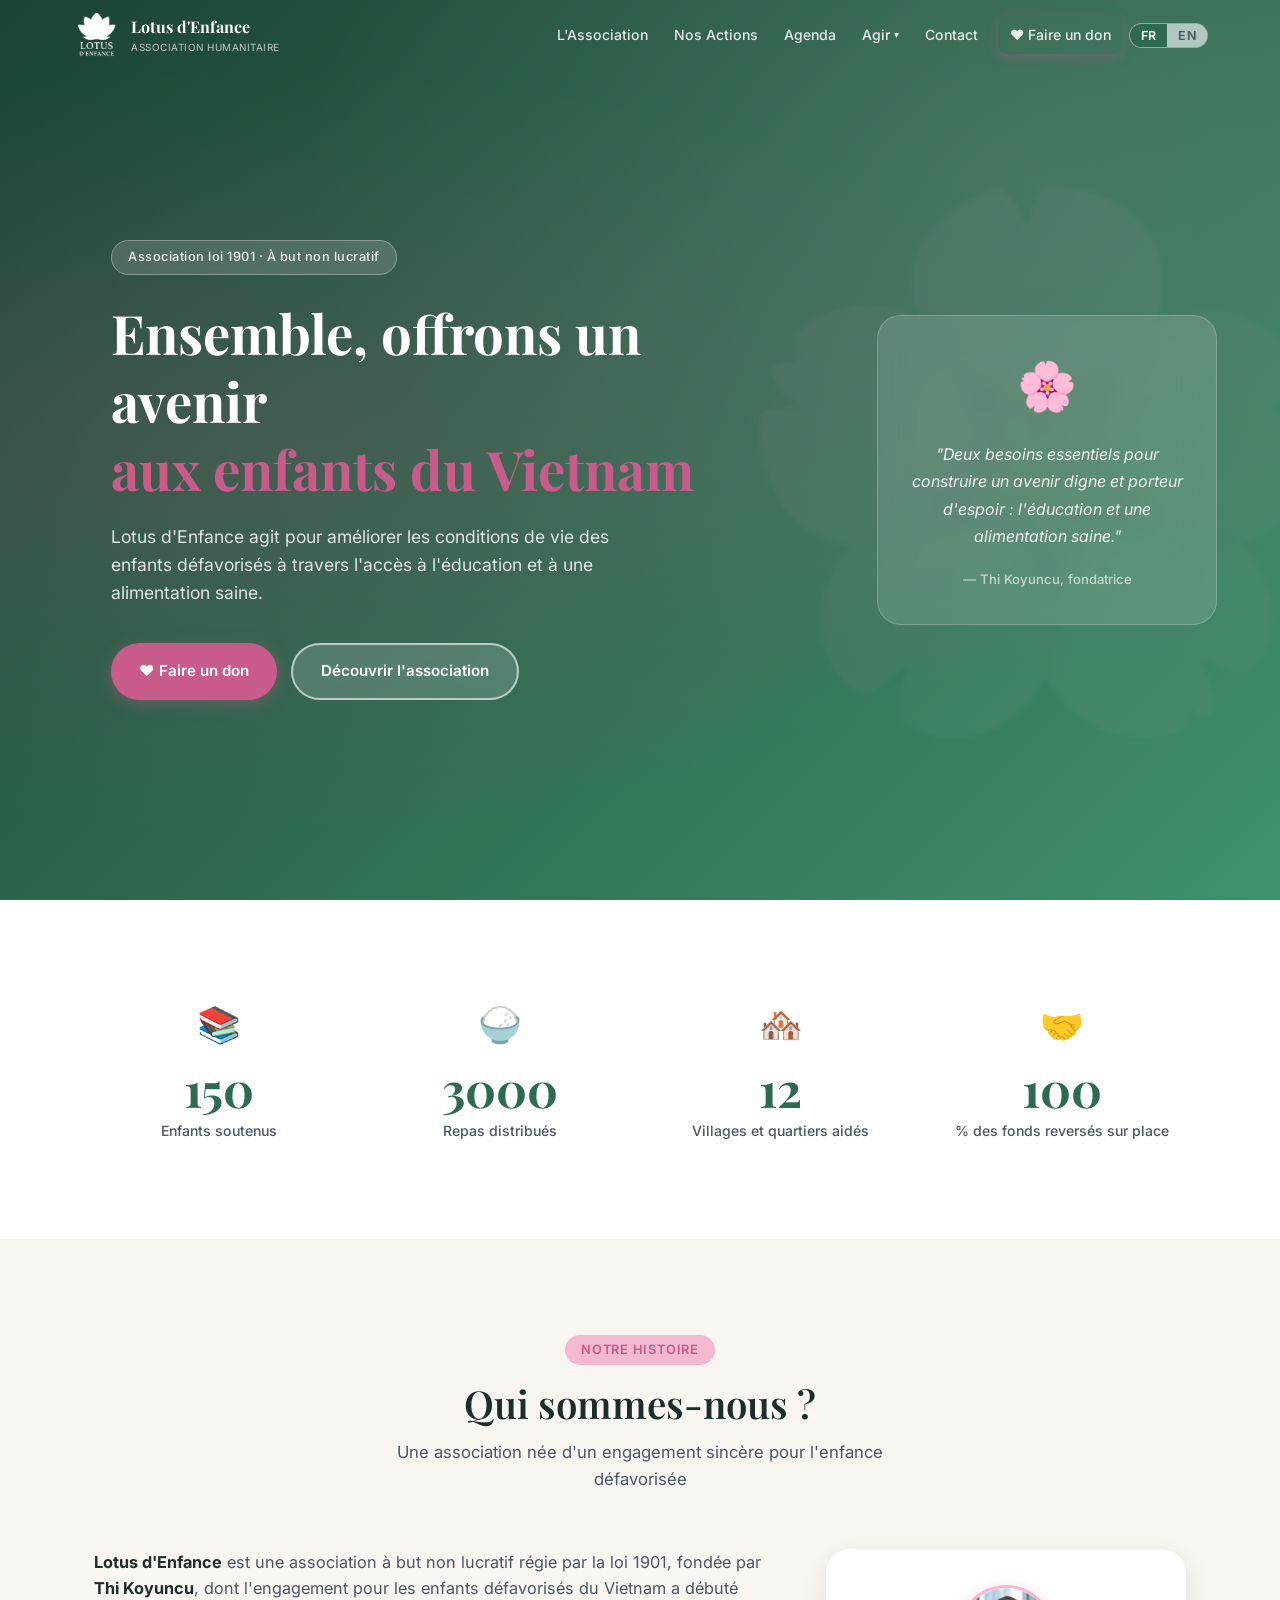
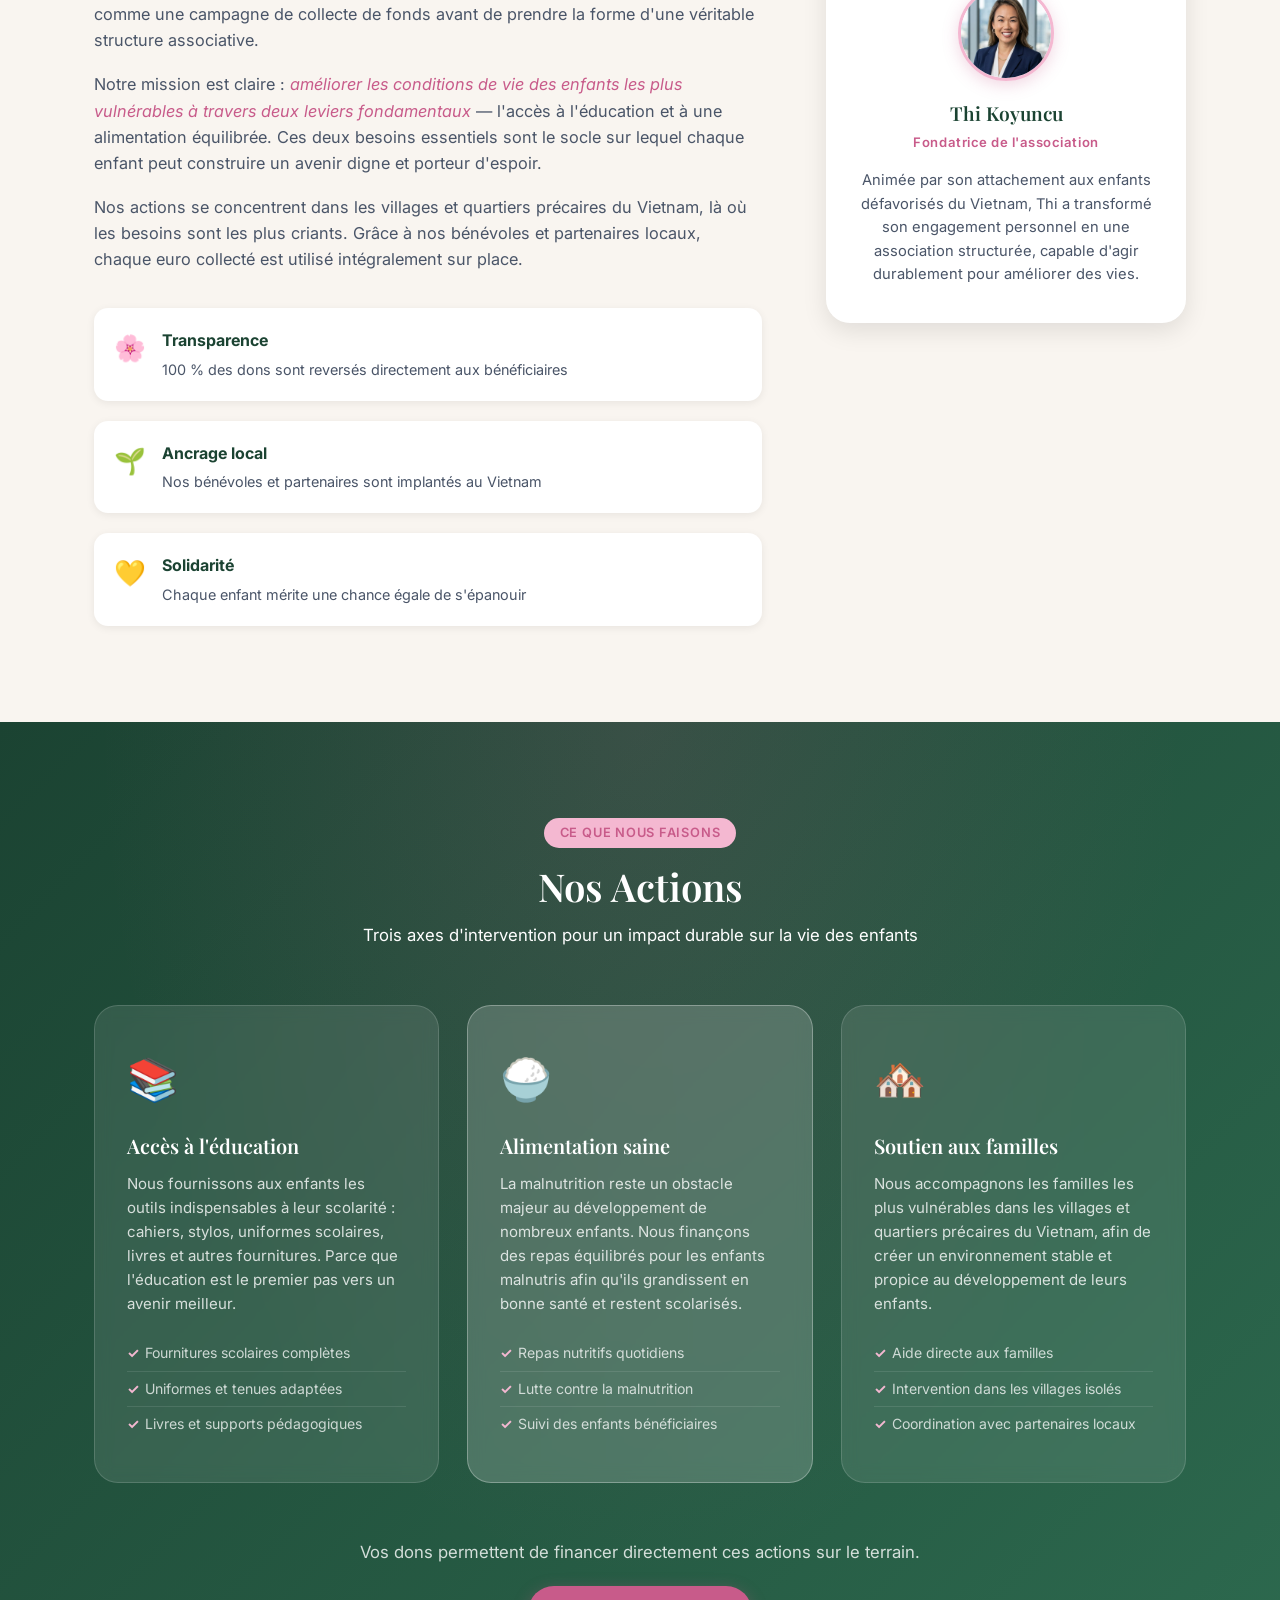
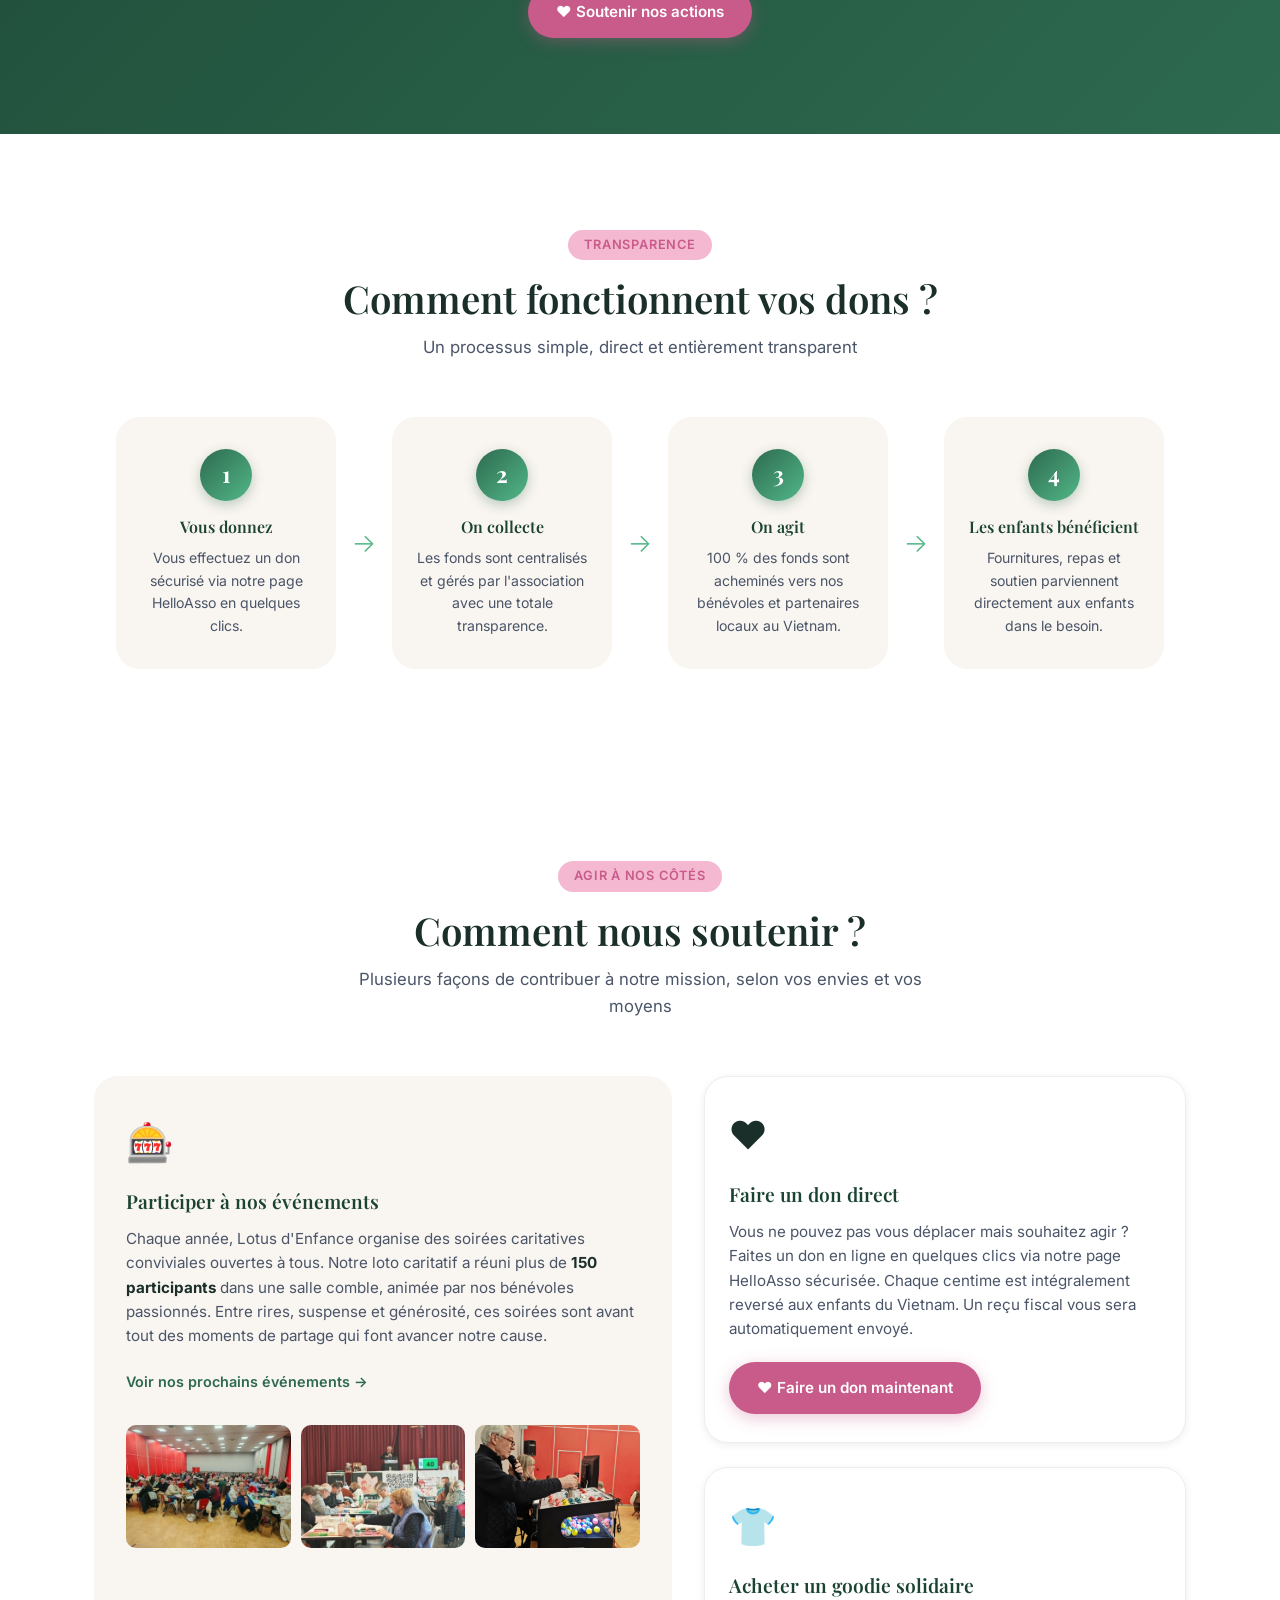
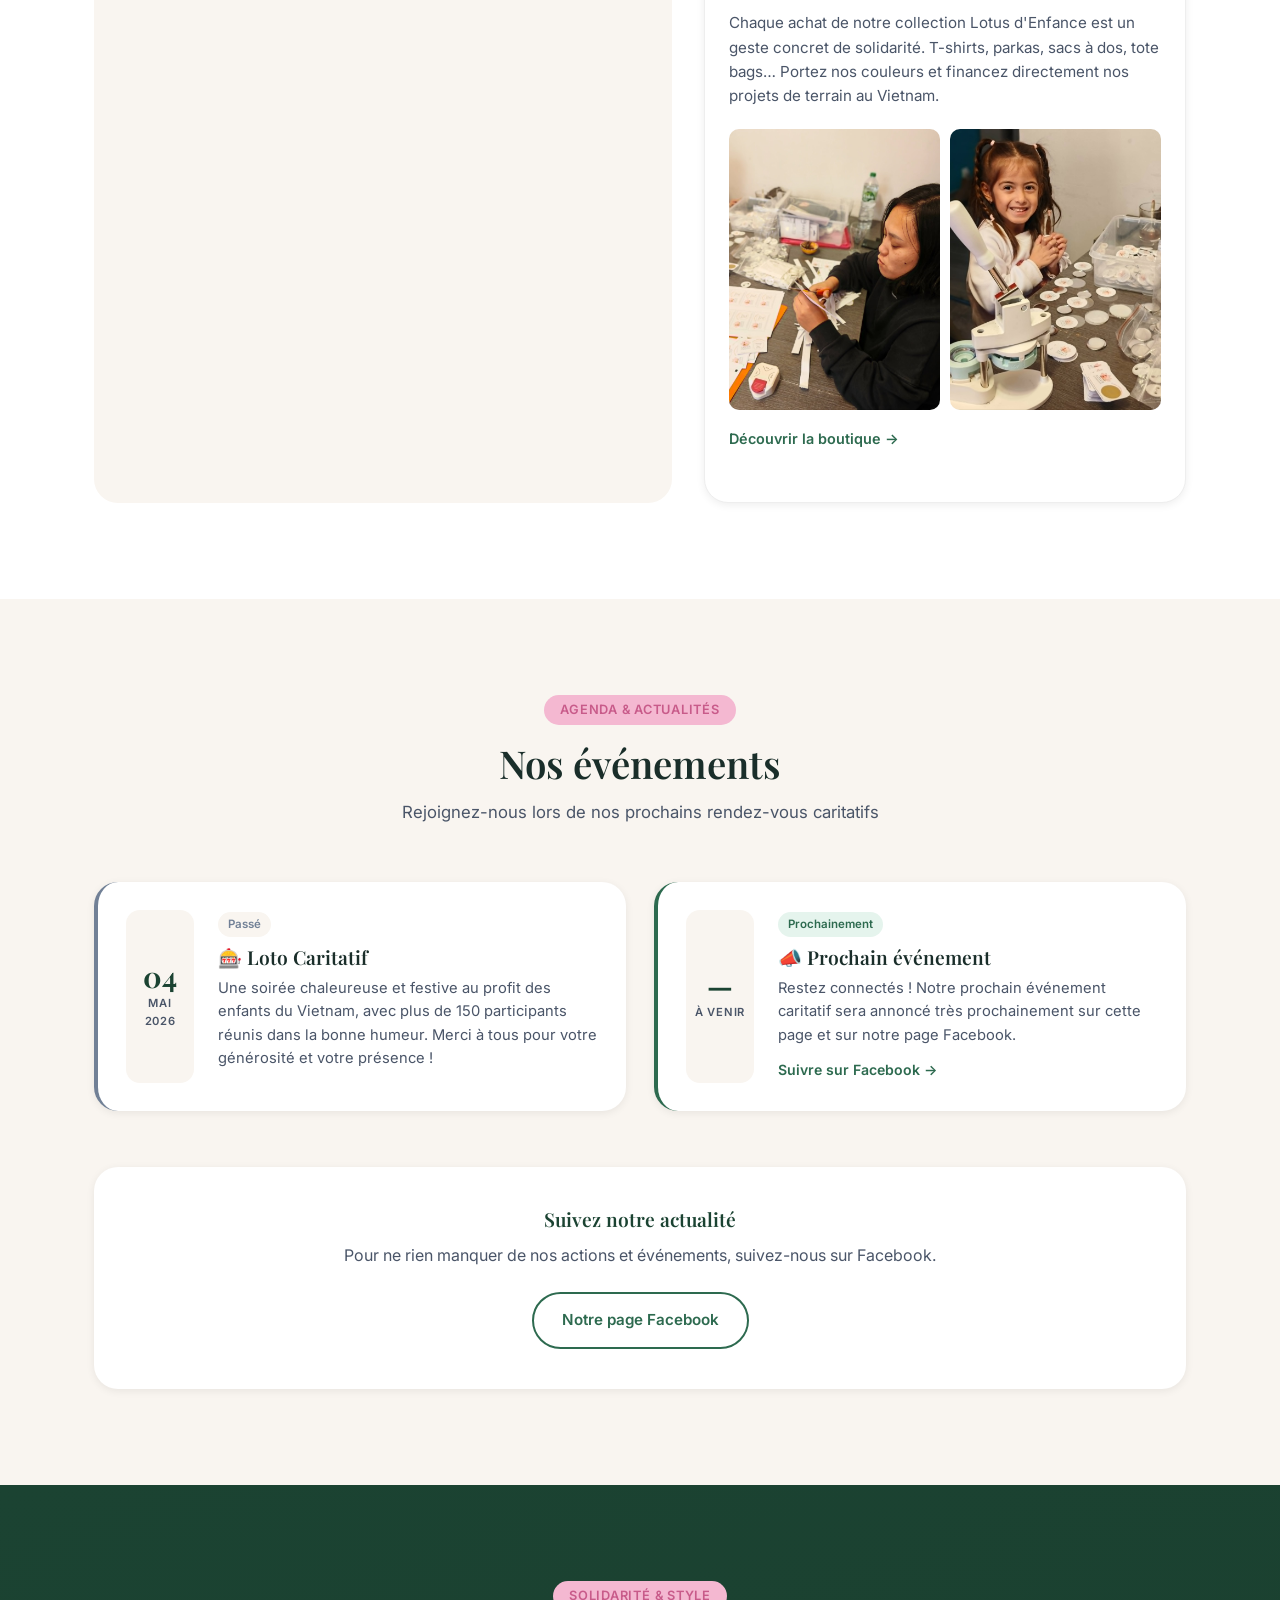
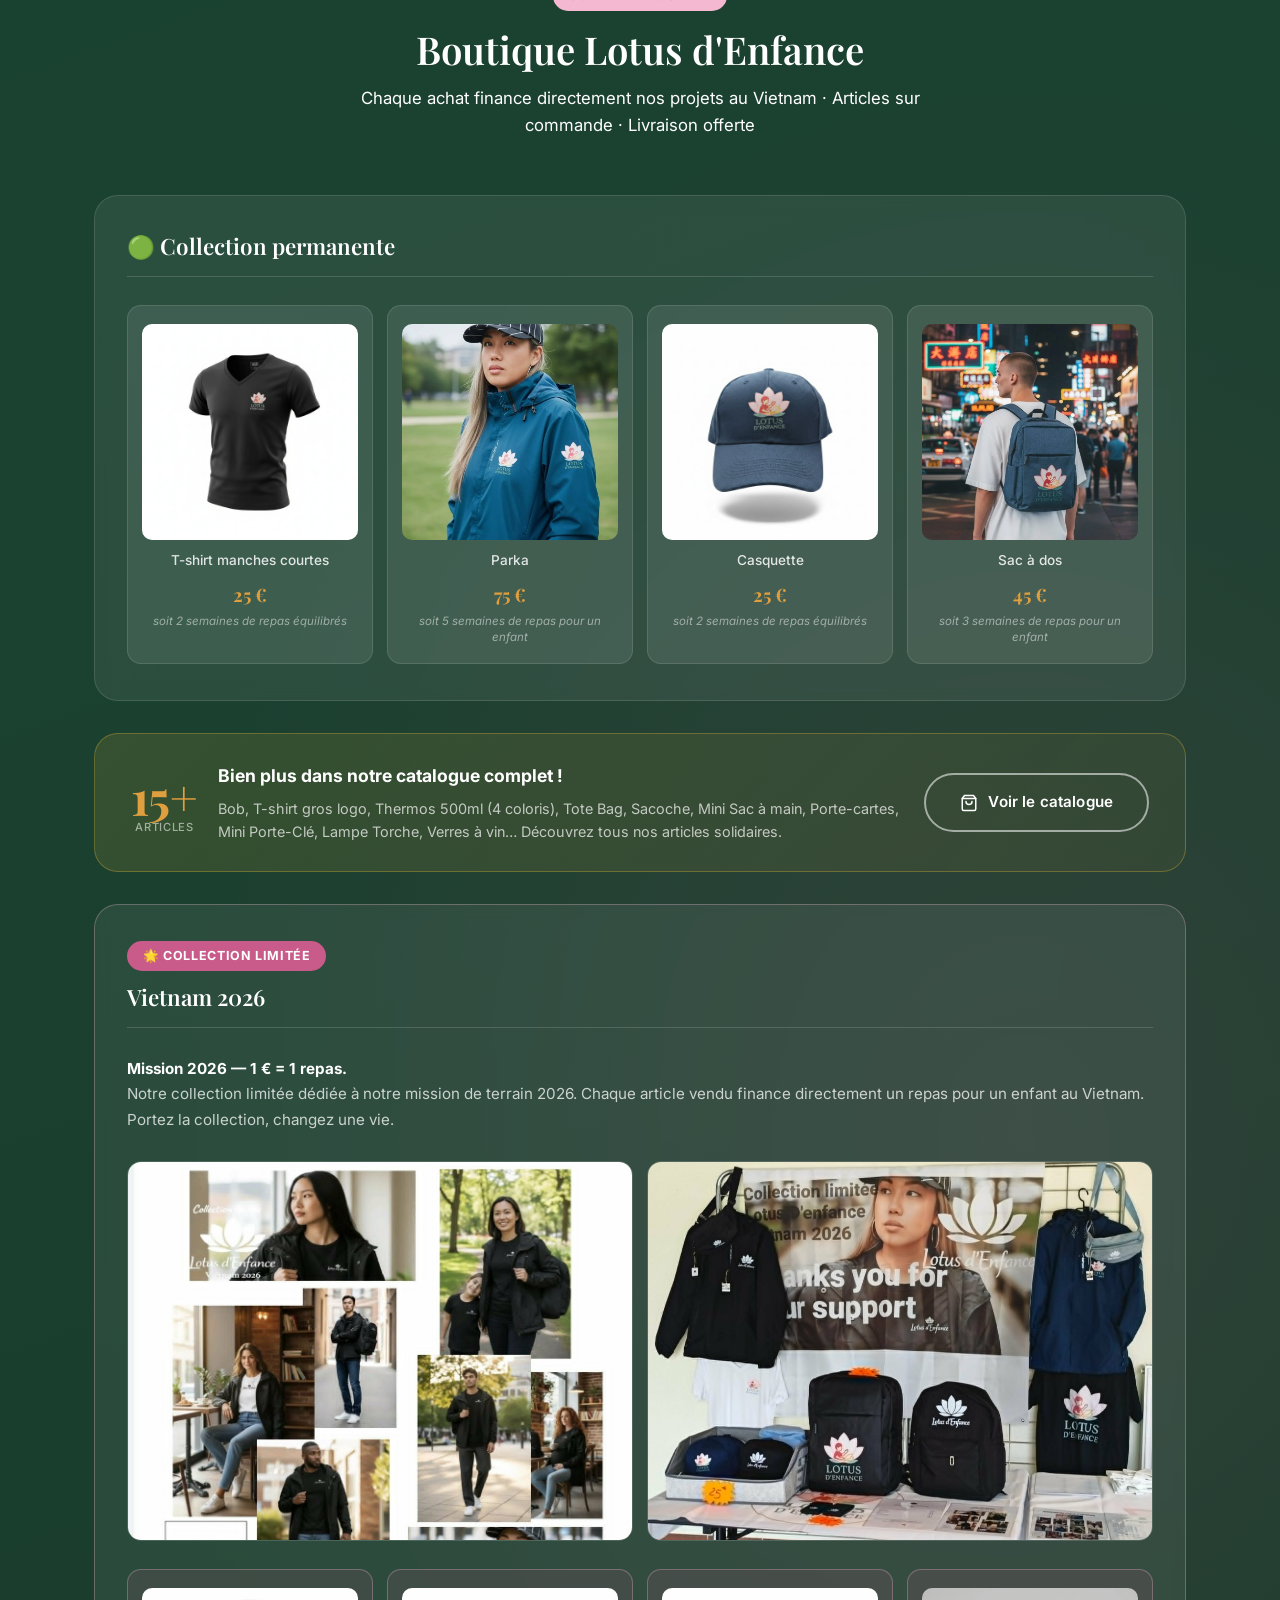
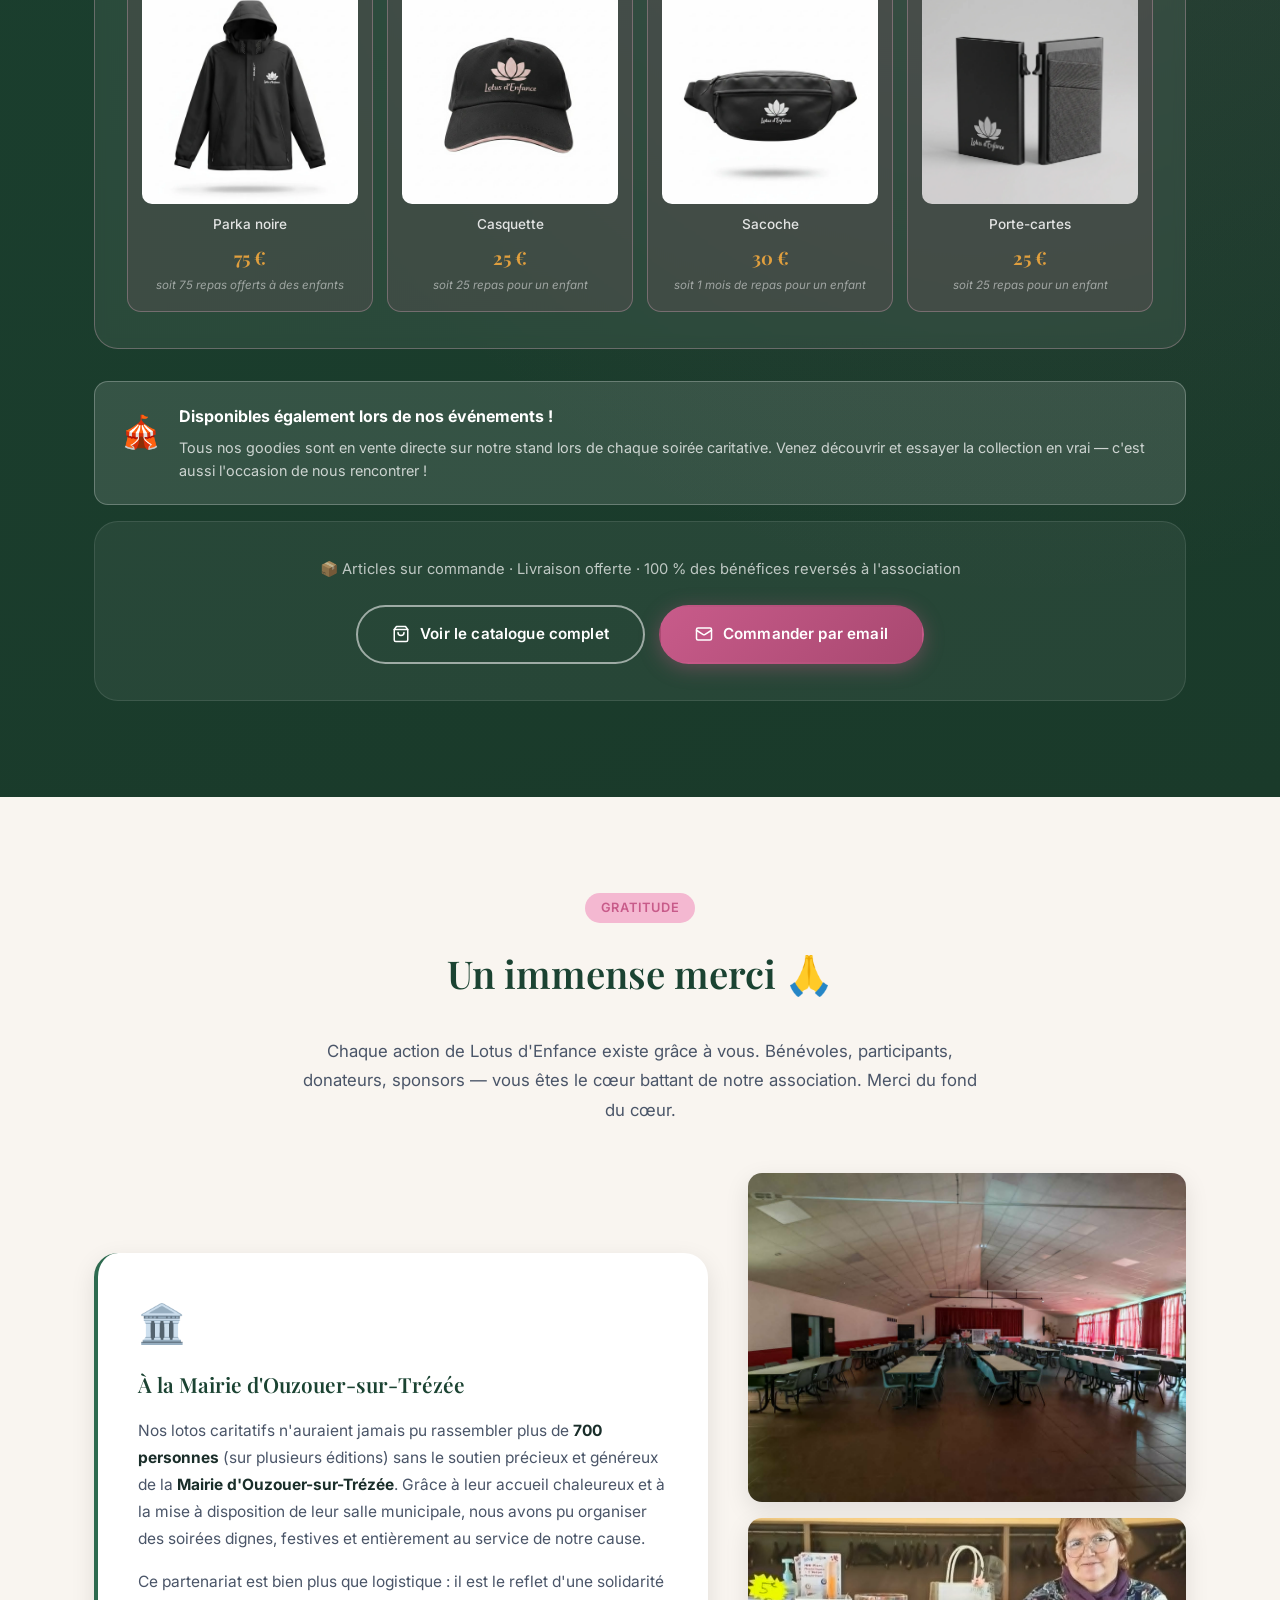
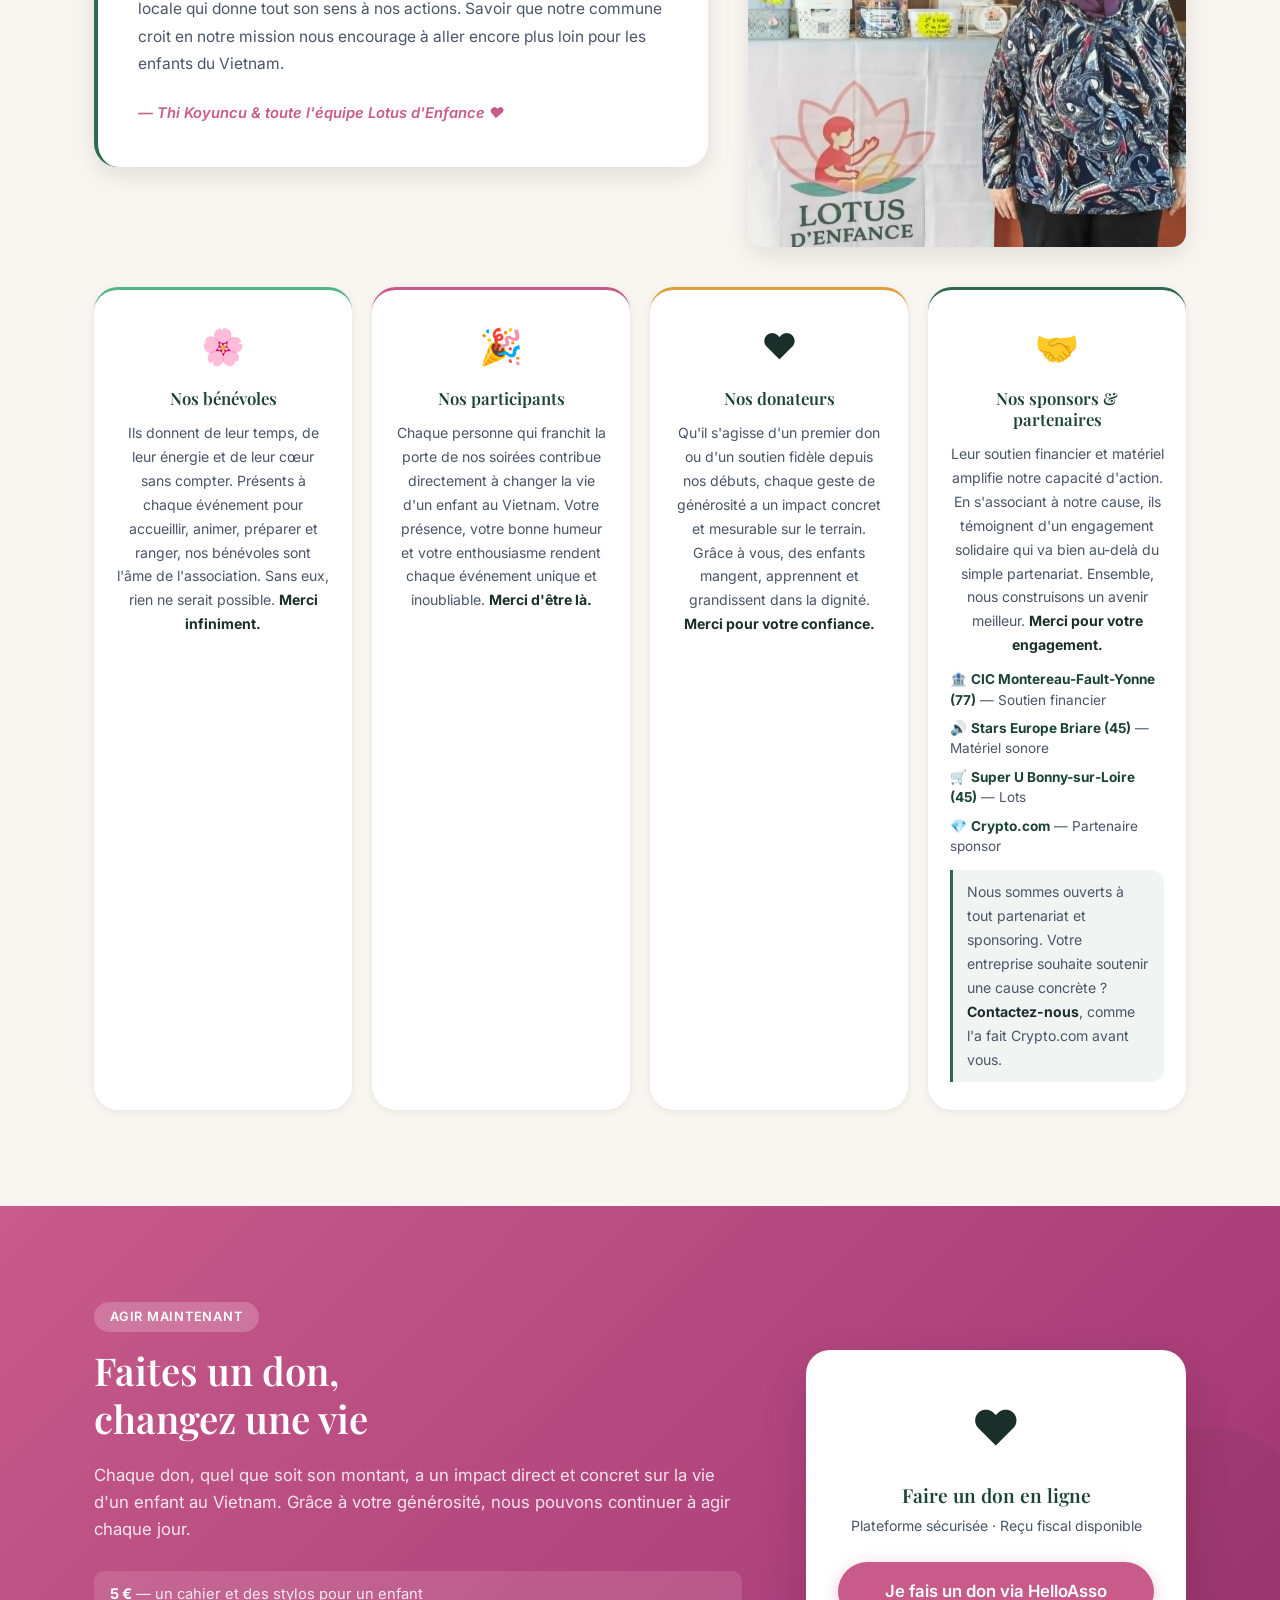
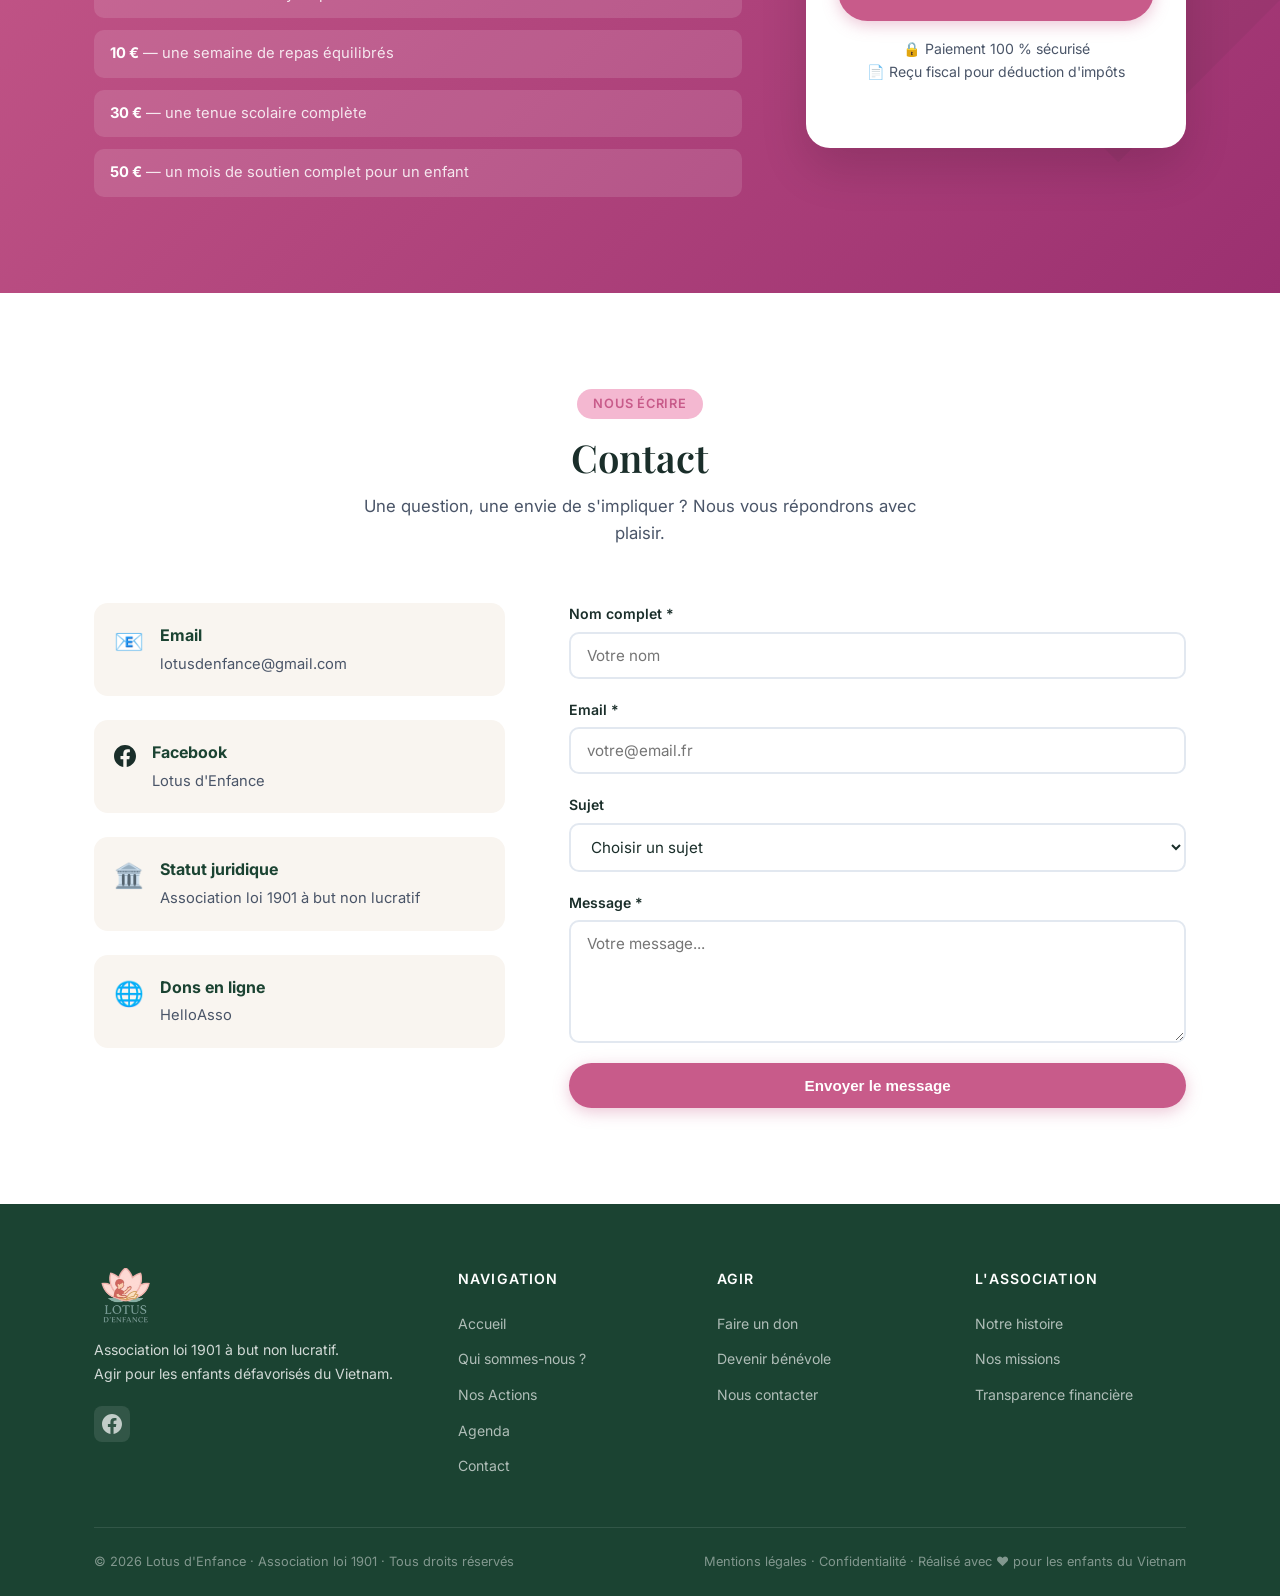
<file: index.html>
<!DOCTYPE html>
<html lang="fr">
<head>
  <meta charset="UTF-8" />
  <meta name="viewport" content="width=device-width, initial-scale=1.0" />

  <!-- ══ SEO de base ══ -->
  <title data-i18n="meta.title">Lotus d'Enfance – Association humanitaire pour les enfants du Vietnam</title>
  <meta name="description" data-i18n-content="meta.description" content="Lotus d'Enfance est une association loi 1901 qui aide les enfants défavorisés du Vietnam : accès à l'éducation, repas quotidiens, loto caritatif. Rejoignez notre cause !" />
  <meta name="keywords" content="association humanitaire, enfants Vietnam, aide enfance, loto caritatif, Lotus d'Enfance, don association, bénévolat, éducation Vietnam, alimentation enfants, Ouzouer-sur-Trézée, Bonny-sur-Loire" />
  <meta name="author" content="Lotus d'Enfance" />
  <meta name="robots" content="index, follow" />
  <link rel="canonical" href="https://lotus-denfance.fr/" />
  <link rel="alternate" hreflang="fr" href="https://lotus-denfance.fr/" />
  <link rel="alternate" hreflang="en" href="https://lotus-denfance.fr/?lang=en" />
  <link rel="alternate" hreflang="x-default" href="https://lotus-denfance.fr/" />
  <link rel="sitemap" type="application/xml" href="/sitemap.xml" />

  <!-- ══ Open Graph (Facebook, LinkedIn…) ══ -->
  <meta property="og:type" content="website" />
  <meta property="og:url" content="https://lotus-denfance.fr/" />
  <meta property="og:title" content="Lotus d'Enfance – Association humanitaire pour les enfants du Vietnam" />
  <meta property="og:description" content="Aidez les enfants défavorisés du Vietnam grâce à l'éducation et une alimentation saine. 100 % des dons reversés sur place." />
  <meta property="og:image" content="https://lotus-denfance.fr/Photo_Lotus/Logo_Lotus.png" />
  <meta property="og:locale" content="fr_FR" />
  <meta property="og:site_name" content="Lotus d'Enfance" />

  <!-- ══ Twitter Card ══ -->
  <meta name="twitter:card" content="summary_large_image" />
  <meta name="twitter:title" content="Lotus d'Enfance – Association humanitaire pour les enfants du Vietnam" />
  <meta name="twitter:description" content="Aidez les enfants défavorisés du Vietnam. 100 % des dons reversés sur place. Loto caritatif, boutique solidaire." />
  <meta name="twitter:image" content="https://lotus-denfance.fr/Photo_Lotus/Logo_Lotus.png" />

  <!-- ══ JSON-LD Données structurées ══ -->
  <script type="application/ld+json">
  {
    "@context": "https://schema.org",
    "@type": "NGO",
    "name": "Lotus d'Enfance",
    "url": "https://lotus-denfance.fr/",
    "logo": "https://lotus-denfance.fr/Photo_Lotus/Logo_Lotus.png",
    "description": "Association loi 1901 aidant les enfants défavorisés du Vietnam via l'accès à l'éducation et une alimentation saine.",
    "email": "lotusdenfance@gmail.com",
    "sameAs": [
      "https://www.facebook.com/profile.php?id=61584126986437",
      "https://www.helloasso.com/associations/lotus-d-enfance/formulaires/2"
    ],
    "founder": { "@type": "Person", "name": "Thi Koyuncu" },
    "areaServed": "Vietnam"
  }
  </script>

  <link rel="icon" type="image/png" href="Photo_Lotus/Logo_Lotus.png" />
  <link rel="apple-touch-icon" href="Photo_Lotus/Logo_Lotus.png" />
  <link rel="stylesheet" href="style.css?v=7" />
  <link rel="preconnect" href="https://fonts.googleapis.com" />
  <link rel="preconnect" href="https://fonts.gstatic.com" crossorigin />
  <link href="https://fonts.googleapis.com/css2?family=Playfair+Display:wght@400;600;700&family=Inter:wght@300;400;500;600&display=swap" rel="stylesheet" />
  <script src="lang.js?v=2"></script>
</head>
<body>

  <!-- ===== NAVIGATION ===== -->
  <header id="header">
    <nav class="nav-container">
      <a href="#accueil" class="logo">
        <img src="Photo_Lotus/Logo_Lotus.png" alt="Lotus d'Enfance" class="logo-img" />
        <div class="logo-text">
          <span class="logo-main">Lotus d'Enfance</span>
          <span class="logo-sub">Association humanitaire</span>
        </div>
      </a>
      <button class="nav-toggle" id="navToggle" aria-label="Menu">
        <span></span><span></span><span></span>
      </button>
      <ul class="nav-links" id="navLinks">
        <li><a href="#qui-sommes-nous" data-section="qui-sommes-nous" data-i18n="nav.association">L'Association</a></li>
        <li><a href="#nos-actions" data-section="nos-actions" data-i18n="nav.actions">Nos Actions</a></li>
        <li><a href="#agenda" data-section="agenda" data-i18n="nav.agenda">Agenda</a></li>
        <li class="nav-has-dropdown">
          <button class="nav-dropdown-toggle" aria-expanded="false">
            <span data-i18n="nav.agir">Agir</span> <span class="nav-arrow">▾</span>
          </button>
          <ul class="nav-dropdown">
            <li><a href="#soutenir" data-section="soutenir" data-i18n="nav.support">💛 Nous soutenir</a></li>
            <li><a href="#boutique" data-section="boutique" data-i18n="nav.shop">👕 Boutique</a></li>
            <li><a href="boutique.html" data-i18n="nav.catalogue">🛍️ Catalogue complet</a></li>
            <li><a href="https://www.helloasso.com/associations/lotus-d-enfance/formulaires/2" target="_blank" rel="noopener" data-i18n="nav.donate">❤ Faire un don</a></li>
          </ul>
        </li>
        <li><a href="#contact" data-section="contact" data-i18n="nav.contact">Contact</a></li>
        <li class="nav-cta">
          <a href="https://www.helloasso.com/associations/lotus-d-enfance/formulaires/2" target="_blank" rel="noopener" class="btn-don" data-i18n="nav.donate">
            ❤ Faire un don
          </a>
        </li>
        <li class="nav-lang">
          <div class="lang-switch" role="group" aria-label="Langue / Language">
            <button type="button" data-lang-btn="fr" onclick="setLang('fr')">FR</button>
            <button type="button" data-lang-btn="en" onclick="setLang('en')">EN</button>
          </div>
        </li>
      </ul>
    </nav>
  </header>

  <!-- ===== HERO ===== -->
  <section id="accueil" class="hero">
    <div class="hero-bg"></div>
    <div class="hero-content">
      <span class="hero-badge" data-i18n="hero.badge">Association loi 1901 · À but non lucratif</span>
      <h1 data-i18n-html="hero.title">Ensemble, offrons un avenir<br /><em>aux enfants du Vietnam</em></h1>
      <p class="hero-desc" data-i18n="hero.desc">
        Lotus d'Enfance agit pour améliorer les conditions de vie des enfants défavorisés
        à travers l'accès à l'éducation et à une alimentation saine.
      </p>
      <div class="hero-actions">
        <a href="https://www.helloasso.com/associations/lotus-d-enfance/formulaires/2" target="_blank" rel="noopener" class="btn-primary" data-i18n="hero.donate">
          ❤ Faire un don
        </a>
        <a href="#qui-sommes-nous" class="btn-secondary" data-i18n="hero.discover">Découvrir l'association</a>
      </div>
    </div>
    <div class="hero-visual">
      <div class="hero-card">
        <div class="hero-card-icon">🌸</div>
        <p class="hero-card-quote" data-i18n="hero.quote">
          "Deux besoins essentiels pour construire un avenir digne et porteur d'espoir : l'éducation et une alimentation saine."
        </p>
        <span class="hero-card-author" data-i18n="hero.author">— Thi Koyuncu, fondatrice</span>
      </div>
    </div>
  </section>

  <!-- ===== CHIFFRES CLÉS ===== -->
  <section class="stats">
    <div class="container">
      <div class="stats-grid">
        <div class="stat-card">
          <div class="stat-icon">📚</div>
          <div class="stat-number" data-target="150">0</div>
          <div class="stat-label" data-i18n="stats.children">Enfants soutenus</div>
        </div>
        <div class="stat-card">
          <div class="stat-icon">🍚</div>
          <div class="stat-number" data-target="3000">0</div>
          <div class="stat-label" data-i18n="stats.meals">Repas distribués</div>
        </div>
        <div class="stat-card">
          <div class="stat-icon">🏘️</div>
          <div class="stat-number" data-target="12">0</div>
          <div class="stat-label" data-i18n="stats.villages">Villages et quartiers aidés</div>
        </div>
        <div class="stat-card">
          <div class="stat-icon">🤝</div>
          <div class="stat-number" data-target="100">0</div>
          <div class="stat-label" data-i18n="stats.funds">% des fonds reversés sur place</div>
        </div>
      </div>
    </div>
  </section>

  <!-- ===== QUI SOMMES-NOUS ===== -->
  <section id="qui-sommes-nous" class="about">
    <div class="container">
      <div class="section-header">
        <span class="section-badge" data-i18n="about.badge">Notre histoire</span>
        <h2 data-i18n="about.title">Qui sommes-nous ?</h2>
        <p data-i18n="about.subtitle">Une association née d'un engagement sincère pour l'enfance défavorisée</p>
      </div>
      <div class="about-grid">
        <div class="about-text">
          <p data-i18n-html="about.p1">
            <strong>Lotus d'Enfance</strong> est une association à but non lucratif régie par la loi 1901,
            fondée par <strong>Thi Koyuncu</strong>, dont l'engagement pour les enfants défavorisés du Vietnam
            a débuté comme une campagne de collecte de fonds avant de prendre la forme d'une véritable
            structure associative.
          </p>
          <p data-i18n-html="about.p2">
            Notre mission est claire : <em>améliorer les conditions de vie des enfants les plus vulnérables
            à travers deux leviers fondamentaux</em> — l'accès à l'éducation et à une alimentation équilibrée.
            Ces deux besoins essentiels sont le socle sur lequel chaque enfant peut construire un avenir
            digne et porteur d'espoir.
          </p>
          <p data-i18n="about.p3">
            Nos actions se concentrent dans les villages et quartiers précaires du Vietnam, là où les besoins
            sont les plus criants. Grâce à nos bénévoles et partenaires locaux, chaque euro collecté est
            utilisé intégralement sur place.
          </p>
          <div class="about-values">
            <div class="value-item">
              <span class="value-icon">🌸</span>
              <div>
                <strong data-i18n="about.value1.t">Transparence</strong>
                <p data-i18n="about.value1.d">100 % des dons sont reversés directement aux bénéficiaires</p>
              </div>
            </div>
            <div class="value-item">
              <span class="value-icon">🌱</span>
              <div>
                <strong data-i18n="about.value2.t">Ancrage local</strong>
                <p data-i18n="about.value2.d">Nos bénévoles et partenaires sont implantés au Vietnam</p>
              </div>
            </div>
            <div class="value-item">
              <span class="value-icon">💛</span>
              <div>
                <strong data-i18n="about.value3.t">Solidarité</strong>
                <p data-i18n="about.value3.d">Chaque enfant mérite une chance égale de s'épanouir</p>
              </div>
            </div>
          </div>
        </div>
        <div class="about-portrait">
          <div class="portrait-card">
            <div class="portrait-avatar">
              <img src="Photo_Lotus/Thi_Koyuncu.webp" alt="Thi Koyuncu — Fondatrice de Lotus d'Enfance" class="avatar-photo" />
            </div>
            <h3>Thi Koyuncu</h3>
            <span class="portrait-role" data-i18n="about.founder.role">Fondatrice de l'association</span>
            <p data-i18n="about.founder.desc">
              Animée par son attachement aux enfants défavorisés du Vietnam,
              Thi a transformé son engagement personnel en une association structurée,
              capable d'agir durablement pour améliorer des vies.
            </p>
          </div>
        </div>
      </div>
    </div>
  </section>

  <!-- ===== NOS ACTIONS ===== -->
  <section id="nos-actions" class="actions">
    <div class="container">
      <div class="section-header light">
        <span class="section-badge" data-i18n="actions.badge">Ce que nous faisons</span>
        <h2 data-i18n="actions.title">Nos Actions</h2>
        <p data-i18n="actions.subtitle">Trois axes d'intervention pour un impact durable sur la vie des enfants</p>
      </div>
      <div class="actions-grid">
        <div class="action-card">
          <div class="action-icon">📚</div>
          <h3 data-i18n="actions.edu.t">Accès à l'éducation</h3>
          <p data-i18n="actions.edu.p">
            Nous fournissons aux enfants les outils indispensables à leur scolarité :
            cahiers, stylos, uniformes scolaires, livres et autres fournitures.
            Parce que l'éducation est le premier pas vers un avenir meilleur.
          </p>
          <ul class="action-list">
            <li data-i18n="actions.edu.l1">Fournitures scolaires complètes</li>
            <li data-i18n="actions.edu.l2">Uniformes et tenues adaptées</li>
            <li data-i18n="actions.edu.l3">Livres et supports pédagogiques</li>
          </ul>
        </div>
        <div class="action-card featured">
          <div class="action-icon">🍚</div>
          <h3 data-i18n="actions.food.t">Alimentation saine</h3>
          <p data-i18n="actions.food.p">
            La malnutrition reste un obstacle majeur au développement de nombreux enfants.
            Nous finançons des repas équilibrés pour les enfants malnutris afin qu'ils
            grandissent en bonne santé et restent scolarisés.
          </p>
          <ul class="action-list">
            <li data-i18n="actions.food.l1">Repas nutritifs quotidiens</li>
            <li data-i18n="actions.food.l2">Lutte contre la malnutrition</li>
            <li data-i18n="actions.food.l3">Suivi des enfants bénéficiaires</li>
          </ul>
        </div>
        <div class="action-card">
          <div class="action-icon">🏘️</div>
          <h3 data-i18n="actions.family.t">Soutien aux familles</h3>
          <p data-i18n="actions.family.p">
            Nous accompagnons les familles les plus vulnérables dans les villages
            et quartiers précaires du Vietnam, afin de créer un environnement
            stable et propice au développement de leurs enfants.
          </p>
          <ul class="action-list">
            <li data-i18n="actions.family.l1">Aide directe aux familles</li>
            <li data-i18n="actions.family.l2">Intervention dans les villages isolés</li>
            <li data-i18n="actions.family.l3">Coordination avec partenaires locaux</li>
          </ul>
        </div>
      </div>
      <div class="actions-cta">
        <p data-i18n="actions.cta">Vos dons permettent de financer directement ces actions sur le terrain.</p>
        <a href="https://www.helloasso.com/associations/lotus-d-enfance/formulaires/2" target="_blank" rel="noopener" class="btn-primary" data-i18n="actions.cta.btn">
          ❤ Soutenir nos actions
        </a>
      </div>
    </div>
  </section>

  <!-- ===== COMMENT ÇA MARCHE ===== -->
  <section class="how-it-works">
    <div class="container">
      <div class="section-header">
        <span class="section-badge" data-i18n="how.badge">Transparence</span>
        <h2 data-i18n="how.title">Comment fonctionnent vos dons ?</h2>
        <p data-i18n="how.subtitle">Un processus simple, direct et entièrement transparent</p>
      </div>
      <div class="steps-grid">
        <div class="step">
          <div class="step-number">1</div>
          <h3 data-i18n="how.s1.t">Vous donnez</h3>
          <p data-i18n="how.s1.p">Vous effectuez un don sécurisé via notre page HelloAsso en quelques clics.</p>
        </div>
        <div class="step-arrow">→</div>
        <div class="step">
          <div class="step-number">2</div>
          <h3 data-i18n="how.s2.t">On collecte</h3>
          <p data-i18n="how.s2.p">Les fonds sont centralisés et gérés par l'association avec une totale transparence.</p>
        </div>
        <div class="step-arrow">→</div>
        <div class="step">
          <div class="step-number">3</div>
          <h3 data-i18n="how.s3.t">On agit</h3>
          <p data-i18n="how.s3.p">100 % des fonds sont acheminés vers nos bénévoles et partenaires locaux au Vietnam.</p>
        </div>
        <div class="step-arrow">→</div>
        <div class="step">
          <div class="step-number">4</div>
          <h3 data-i18n="how.s4.t">Les enfants bénéficient</h3>
          <p data-i18n="how.s4.p">Fournitures, repas et soutien parviennent directement aux enfants dans le besoin.</p>
        </div>
      </div>
    </div>
  </section>

  <!-- ===== COMMENT NOUS SOUTENIR ===== -->
  <section id="soutenir" class="soutenir">
    <div class="container">
      <div class="section-header">
        <span class="section-badge" data-i18n="support.badge">Agir à nos côtés</span>
        <h2 data-i18n="support.title">Comment nous soutenir ?</h2>
        <p data-i18n="support.subtitle">Plusieurs façons de contribuer à notre mission, selon vos envies et vos moyens</p>
      </div>
      <div class="soutenir-grid">

        <div class="soutenir-card">
          <div class="soutenir-card-icon">🎰</div>
          <h3 data-i18n="support.events.t">Participer à nos événements</h3>
          <p data-i18n-html="support.events.p">
            Chaque année, Lotus d'Enfance organise des soirées caritatives conviviales ouvertes à tous.
            Notre loto caritatif a réuni plus de <strong>150 participants</strong> dans une salle comble,
            animée par nos bénévoles passionnés. Entre rires, suspense et générosité,
            ces soirées sont avant tout des moments de partage qui font avancer notre cause.
          </p>
          <a href="#agenda" class="btn-outline-green" data-i18n="support.events.btn">Voir nos prochains événements →</a>
          <div class="loto-gallery">
            <img src="Photo_Lotus/Loto/f90e2964-2896-45ad-b035-2f756593ad97.jfif" alt="Salle du loto caritatif comble" data-i18n-alt="support.events.t" loading="lazy" />
            <img src="Photo_Lotus/Loto/4ff0dcd5-31a1-402d-af05-9c78902c1122.jfif" alt="Animation du loto par les bénévoles" loading="lazy" />
            <img src="Photo_Lotus/Loto/6887e238-5ac7-4deb-a81a-e4f520394b64.jfif" alt="Tirage des boules de loto" loading="lazy" />
          </div>
        </div>

        <div class="soutenir-right">
          <div class="soutenir-card mini">
            <div class="soutenir-card-icon">❤️</div>
            <h3 data-i18n="support.donate.t">Faire un don direct</h3>
            <p data-i18n="support.donate.p">
              Vous ne pouvez pas vous déplacer mais souhaitez agir ? Faites un don en ligne en quelques clics
              via notre page HelloAsso sécurisée. Chaque centime est intégralement reversé aux enfants du Vietnam.
              Un reçu fiscal vous sera automatiquement envoyé.
            </p>
            <a href="https://www.helloasso.com/associations/lotus-d-enfance/formulaires/2" target="_blank" rel="noopener" class="btn-primary" data-i18n="support.donate.btn">❤ Faire un don maintenant</a>
          </div>

          <div class="soutenir-card mini">
            <div class="soutenir-card-icon">👕</div>
            <h3 data-i18n="support.shop.t">Acheter un goodie solidaire</h3>
            <p data-i18n="support.shop.p">
              Chaque achat de notre collection Lotus d'Enfance est un geste concret de solidarité.
              T-shirts, parkas, sacs à dos, tote bags… Portez nos couleurs et financez directement
              nos projets de terrain au Vietnam.
            </p>
            <div class="atelier-gallery">
              <img src="Photo_Lotus/Atelier/24eb4ecd-caad-41a2-b338-85b62d5c20ee.jfif" alt="Atelier confection de badges" loading="lazy" />
              <img src="Photo_Lotus/Atelier/db5de461-7573-4594-9195-ae69ceda173c.jfif" alt="Petite fille souriante à l'atelier" loading="lazy" />
            </div>
            <a href="#boutique" class="btn-outline-green" data-i18n="support.shop.btn">Découvrir la boutique →</a>
          </div>
        </div>

      </div>
    </div>
  </section>

  <!-- ===== AGENDA ===== -->
  <section id="agenda" class="agenda">
    <div class="container">
      <div class="section-header">
        <span class="section-badge" data-i18n="agenda.badge">Agenda & Actualités</span>
        <h2 data-i18n="agenda.title">Nos événements</h2>
        <p data-i18n="agenda.subtitle">Rejoignez-nous lors de nos prochains rendez-vous caritatifs</p>
      </div>
      <div class="events-grid">
        <div class="event-card past">
          <div class="event-date">
            <span class="event-day">04</span>
            <span class="event-month" data-i18n="agenda.past.month">mai 2026</span>
          </div>
          <div class="event-info">
            <span class="event-tag" data-i18n="agenda.past.tag">Passé</span>
            <h3 data-i18n="agenda.past.t">🎰 Loto Caritatif</h3>
            <p data-i18n="agenda.past.p">
              Une soirée chaleureuse et festive au profit des enfants du Vietnam,
              avec plus de 150 participants réunis dans la bonne humeur.
              Merci à tous pour votre générosité et votre présence !
            </p>
          </div>
        </div>
        <div class="event-card upcoming">
          <div class="event-date">
            <span class="event-day">—</span>
            <span class="event-month" data-i18n="agenda.next.month">À venir</span>
          </div>
          <div class="event-info">
            <span class="event-tag upcoming-tag" data-i18n="agenda.next.tag">Prochainement</span>
            <h3 data-i18n="agenda.next.t">📣 Prochain événement</h3>
            <p data-i18n="agenda.next.p">
              Restez connectés ! Notre prochain événement caritatif sera annoncé
              très prochainement sur cette page et sur notre page Facebook.
            </p>
            <a href="https://www.facebook.com/profile.php?id=61584126986437" target="_blank" rel="noopener" class="event-link" data-i18n="agenda.next.link">
              Suivre sur Facebook →
            </a>
          </div>
        </div>
      </div>
      <div class="news-section">
        <h3 data-i18n="agenda.news.t">Suivez notre actualité</h3>
        <p data-i18n="agenda.news.p">
          Pour ne rien manquer de nos actions et événements,
          suivez-nous sur Facebook.
        </p>
        <a href="https://www.facebook.com/profile.php?id=61584126986437" target="_blank" rel="noopener" class="btn-outline" data-i18n="agenda.news.btn">
          Notre page Facebook
        </a>
      </div>
    </div>
  </section>

  <!-- ===== BOUTIQUE ===== -->
  <section id="boutique" class="boutique">
    <div class="container">
      <div class="section-header light">
        <span class="section-badge" data-i18n="shop.badge">Solidarité &amp; style</span>
        <h2 data-i18n="shop.title">Boutique Lotus d'Enfance</h2>
        <p data-i18n="shop.subtitle">Chaque achat finance directement nos projets au Vietnam · Articles sur commande · Livraison offerte</p>
      </div>

      <!-- Collection permanente — 4 articles phare -->
      <div class="boutique-collection">
        <h3 class="collection-title" data-i18n="shop.perm.title">🟢 Collection permanente</h3>
        <div class="products-grid">
          <div class="product-card">
            <img src="Photo_Lotus/Merch/Tee_shirt_recto.webp" alt="T-shirt manches courtes" class="product-img" loading="lazy" />
            <span class="product-name" data-i18n="shop.tshirt">T-shirt manches courtes</span>
            <span class="product-price">25 €</span>
            <span class="product-impact" data-i18n="shop.impact.tshirt">soit 2 semaines de repas équilibrés</span>
          </div>
          <div class="product-card">
            <img src="Photo_Lotus/Merch/Photo_Parka.webp" alt="Parka bleue" class="product-img" loading="lazy" />
            <span class="product-name" data-i18n="shop.parka">Parka</span>
            <span class="product-price">75 €</span>
            <span class="product-impact" data-i18n="shop.impact.parka">soit 5 semaines de repas pour un enfant</span>
          </div>
          <div class="product-card">
            <img src="Photo_Lotus/Merch/Casquette2.jfif" alt="Casquette bleue" class="product-img" loading="lazy" />
            <span class="product-name" data-i18n="shop.cap">Casquette</span>
            <span class="product-price">25 €</span>
            <span class="product-impact" data-i18n="shop.impact.cap">soit 2 semaines de repas équilibrés</span>
          </div>
          <div class="product-card">
            <img src="Photo_Lotus/Merch/Photo_Sac_Bleu.webp" alt="Sac à dos bleu" class="product-img" loading="lazy" />
            <span class="product-name" data-i18n="shop.backpack">Sac à dos</span>
            <span class="product-price">45 €</span>
            <span class="product-impact" data-i18n="shop.impact.backpack">soit 3 semaines de repas pour un enfant</span>
          </div>
        </div>
      </div>

      <!-- Bannière catalogue complet -->
      <div class="catalogue-banner">
        <div class="catalogue-banner-count">15+<span data-i18n="shop.banner.count">articles</span></div>
        <div class="catalogue-banner-text">
          <strong data-i18n="shop.banner.strong">Bien plus dans notre catalogue complet !</strong>
          <p data-i18n="shop.banner.p">Bob, T-shirt gros logo, Thermos 500ml (4 coloris), Tote Bag, Sacoche, Mini Sac à main, Porte-cartes, Mini Porte-Clé, Lampe Torche, Verres à vin… Découvrez tous nos articles solidaires.</p>
        </div>
        <a href="boutique.html#catalogue" class="btn-boutique-outline" style="flex-shrink:0;">
          <svg width="18" height="18" viewBox="0 0 24 24" fill="none" stroke="currentColor" stroke-width="2" stroke-linecap="round" stroke-linejoin="round" aria-hidden="true">
            <path d="M6 2 3 6v14a2 2 0 0 0 2 2h14a2 2 0 0 0 2-2V6l-3-4z"/><line x1="3" y1="6" x2="21" y2="6"/><path d="M16 10a4 4 0 0 1-8 0"/>
          </svg>
          <span data-i18n="shop.banner.btn">Voir le catalogue</span>
        </a>
      </div>

      <!-- Collection Vietnam 2026 — 4 articles phare -->
      <div class="boutique-collection vietnam-collection">
        <div class="vietnam-header">
          <span class="vietnam-badge" data-i18n="shop.viet.badge">🌟 Collection limitée</span>
          <h3 class="collection-title">Vietnam 2026</h3>
          <p class="vietnam-desc" data-i18n-html="shop.viet.desc">
            <strong>Mission 2026 — 1 € = 1 repas.</strong><br />
            Notre collection limitée dédiée à notre mission de terrain 2026.
            Chaque article vendu finance directement un repas pour un enfant au Vietnam.
            Portez la collection, changez une vie.
          </p>
        </div>
        <div class="boutique-visuals">
          <img src="Photo_Lotus/Merch/56e2f697-c6d8-4ab5-8917-0b63f6a880f5.jfif" alt="Collection Vietnam 2026 — lookbook" loading="lazy" />
          <img src="Photo_Lotus/Merch/67cfc13d-81d9-47ae-981e-22b60795ddf3.jfif" alt="Stand boutique Lotus d'Enfance" loading="lazy" />
        </div>
        <div class="products-grid vietnam-products">
          <div class="product-card viet">
            <img src="Photo_Lotus/Merch/Parka_noir_recto.webp" alt="Parka noire" class="product-img" loading="lazy" />
            <span class="product-name" data-i18n="shop.viet.parka">Parka noire</span>
            <span class="product-price">75 €</span>
            <span class="product-impact" data-i18n="shop.viet.impact.parka">soit 75 repas offerts à des enfants</span>
          </div>
          <div class="product-card viet">
            <img src="Photo_Lotus/Merch/Casquette1.jfif" alt="Casquette noire" class="product-img" loading="lazy" />
            <span class="product-name" data-i18n="shop.viet.cap">Casquette</span>
            <span class="product-price">25 €</span>
            <span class="product-impact" data-i18n="shop.viet.impact.cap">soit 25 repas pour un enfant</span>
          </div>
          <div class="product-card viet">
            <img src="Photo_Lotus/Merch/Sacoche_Noir.webp" alt="Sacoche noire" class="product-img" loading="lazy" />
            <span class="product-name" data-i18n="shop.viet.bag">Sacoche</span>
            <span class="product-price">30 €</span>
            <span class="product-impact" data-i18n="shop.viet.impact.bag">soit 1 mois de repas pour un enfant</span>
          </div>
          <div class="product-card viet">
            <img src="Photo_Lotus/Merch/Porte_Carte2.webp" alt="Porte-cartes" class="product-img" loading="lazy" />
            <span class="product-name" data-i18n="shop.viet.card">Porte-cartes</span>
            <span class="product-price">25 €</span>
            <span class="product-impact" data-i18n="shop.viet.impact.card">soit 25 repas pour un enfant</span>
          </div>
        </div>
      </div>

      <div class="boutique-event-info">
        <span class="boutique-event-icon">🎪</span>
        <div>
          <strong data-i18n="shop.event.strong">Disponibles également lors de nos événements !</strong>
          <p data-i18n="shop.event.p">Tous nos goodies sont en vente directe sur notre stand lors de chaque soirée caritative.
          Venez découvrir et essayer la collection en vrai — c'est aussi l'occasion de nous rencontrer !</p>
        </div>
      </div>
      <div class="boutique-cta">
        <p data-i18n="shop.cta.p">📦 Articles sur commande · Livraison offerte · 100 % des bénéfices reversés à l'association</p>
        <div class="boutique-actions">
          <a href="boutique.html#catalogue" class="btn-boutique-outline">
            <svg width="18" height="18" viewBox="0 0 24 24" fill="none" stroke="currentColor" stroke-width="2" stroke-linecap="round" stroke-linejoin="round" aria-hidden="true">
              <path d="M6 2 3 6v14a2 2 0 0 0 2 2h14a2 2 0 0 0 2-2V6l-3-4z"/><line x1="3" y1="6" x2="21" y2="6"/><path d="M16 10a4 4 0 0 1-8 0"/>
            </svg>
            <span data-i18n="shop.cta.catalogue">Voir le catalogue complet</span>
          </a>
          <a href="mailto:lotusdenfance@gmail.com?subject=Commande boutique Lotus d'Enfance" class="btn-boutique-primary">
            <svg width="18" height="18" viewBox="0 0 24 24" fill="none" stroke="currentColor" stroke-width="2" stroke-linecap="round" stroke-linejoin="round" aria-hidden="true">
              <rect x="2" y="4" width="20" height="16" rx="2"/><path d="m22 7-8.97 5.7a1.94 1.94 0 0 1-2.06 0L2 7"/>
            </svg>
            <span data-i18n="shop.cta.email">Commander par email</span>
          </a>
        </div>
      </div>
    </div>
  </section>

  <!-- ===== REMERCIEMENTS ===== -->
  <section id="remerciements" class="remerciements">
    <div class="container">
      <div class="remerciements-inner">
        <span class="section-badge" data-i18n="thanks.badge">Gratitude</span>
        <h2 data-i18n="thanks.title">Un immense merci 🙏</h2>
        <p class="remerciements-intro" data-i18n="thanks.intro">
          Chaque action de Lotus d'Enfance existe grâce à vous. Bénévoles, participants, donateurs, sponsors —
          vous êtes le cœur battant de notre association. Merci du fond du cœur.
        </p>

        <!-- Carte mairie (mise en avant) -->
        <div class="remerciements-grid">
          <div class="remerciements-card">
            <div class="remerciements-icon">🏛️</div>
            <h3 data-i18n="thanks.mairie.t">À la Mairie d'Ouzouer-sur-Trézée</h3>
            <p data-i18n-html="thanks.mairie.p1">
              Nos lotos caritatifs n'auraient jamais pu rassembler plus de <strong>700 personnes</strong> (sur plusieurs éditions)
              sans le soutien précieux et généreux de la <strong>Mairie d'Ouzouer-sur-Trézée</strong>.
              Grâce à leur accueil chaleureux et à la mise à disposition de leur salle municipale,
              nous avons pu organiser des soirées dignes, festives et entièrement au service de notre cause.
            </p>
            <p data-i18n="thanks.mairie.p2">
              Ce partenariat est bien plus que logistique : il est le reflet d'une solidarité locale
              qui donne tout son sens à nos actions. Savoir que notre commune croit en notre mission
              nous encourage à aller encore plus loin pour les enfants du Vietnam.
            </p>
            <p class="remerciements-signature" data-i18n="thanks.mairie.sign">— Thi Koyuncu &amp; toute l'équipe Lotus d'Enfance ❤</p>
          </div>
          <div class="remerciements-photos">
            <img src="Photo_Lotus/Loto/cf1e6f52-12bf-4a4c-a56e-be495edaabc4.jfif" alt="Salle mise à disposition par la mairie" loading="lazy" />
            <img src="Photo_Lotus/Loto/101a47f4-aa1d-47ea-84d3-e9661b51ddc7.jfif" alt="Bénévole au stand Lotus d'Enfance" loading="lazy" />
          </div>
        </div>

        <!-- Cartes bénévoles / participants / donateurs / sponsors -->
        <div class="merci-cards">
          <div class="merci-card">
            <div class="merci-icon">🌸</div>
            <h3 data-i18n="thanks.vol.t">Nos bénévoles</h3>
            <p data-i18n-html="thanks.vol.p">
              Ils donnent de leur temps, de leur énergie et de leur cœur sans compter.
              Présents à chaque événement pour accueillir, animer, préparer et ranger,
              nos bénévoles sont l'âme de l'association. Sans eux, rien ne serait possible.
              <strong>Merci infiniment.</strong>
            </p>
          </div>
          <div class="merci-card">
            <div class="merci-icon">🎉</div>
            <h3 data-i18n="thanks.part.t">Nos participants</h3>
            <p data-i18n-html="thanks.part.p">
              Chaque personne qui franchit la porte de nos soirées contribue directement
              à changer la vie d'un enfant au Vietnam. Votre présence, votre bonne humeur
              et votre enthousiasme rendent chaque événement unique et inoubliable.
              <strong>Merci d'être là.</strong>
            </p>
          </div>
          <div class="merci-card">
            <div class="merci-icon">❤️</div>
            <h3 data-i18n="thanks.donors.t">Nos donateurs</h3>
            <p data-i18n-html="thanks.donors.p">
              Qu'il s'agisse d'un premier don ou d'un soutien fidèle depuis nos débuts,
              chaque geste de générosité a un impact concret et mesurable sur le terrain.
              Grâce à vous, des enfants mangent, apprennent et grandissent dans la dignité.
              <strong>Merci pour votre confiance.</strong>
            </p>
          </div>
          <div class="merci-card">
            <div class="merci-icon">🤝</div>
            <h3 data-i18n="thanks.sponsors.t">Nos sponsors &amp; partenaires</h3>
            <p data-i18n-html="thanks.sponsors.p">
              Leur soutien financier et matériel amplifie notre capacité d'action.
              En s'associant à notre cause, ils témoignent d'un engagement solidaire
              qui va bien au-delà du simple partenariat. Ensemble, nous construisons
              un avenir meilleur. <strong>Merci pour votre engagement.</strong>
            </p>
            <ul class="merci-sponsors-list">
              <li data-i18n-html="thanks.sponsors.l1">🏦 <strong>CIC Montereau-Fault-Yonne (77)</strong> — Soutien financier</li>
              <li data-i18n-html="thanks.sponsors.l2">🔊 <strong>Stars Europe Briare (45)</strong> — Matériel sonore</li>
              <li data-i18n-html="thanks.sponsors.l3">🛒 <strong>Super U Bonny-sur-Loire (45)</strong> — Lots</li>
              <li data-i18n-html="thanks.sponsors.l4">💎 <strong>Crypto.com</strong> — Partenaire sponsor</li>
            </ul>
            <p class="merci-partenariat" data-i18n-html="thanks.sponsors.open">
              Nous sommes ouverts à tout partenariat et sponsoring. Votre entreprise souhaite
              soutenir une cause concrète ? <strong>Contactez-nous</strong>, comme l'a fait Crypto.com avant vous.
            </p>
          </div>
        </div>

      </div>
    </div>
  </section>

  <!-- ===== FAIRE UN DON ===== -->
  <section id="don" class="donate">
    <div class="container">
      <div class="donate-inner">
        <div class="donate-text">
          <span class="section-badge light" data-i18n="donate.badge">Agir maintenant</span>
          <h2 data-i18n-html="donate.title">Faites un don,<br />changez une vie</h2>
          <p data-i18n="donate.p">
            Chaque don, quel que soit son montant, a un impact direct et concret
            sur la vie d'un enfant au Vietnam. Grâce à votre générosité,
            nous pouvons continuer à agir chaque jour.
          </p>
          <ul class="donate-impact">
            <li data-i18n-html="donate.i1"><strong>5 €</strong> — un cahier et des stylos pour un enfant</li>
            <li data-i18n-html="donate.i2"><strong>10 €</strong> — une semaine de repas équilibrés</li>
            <li data-i18n-html="donate.i3"><strong>30 €</strong> — une tenue scolaire complète</li>
            <li data-i18n-html="donate.i4"><strong>50 €</strong> — un mois de soutien complet pour un enfant</li>
          </ul>
        </div>
        <div class="donate-cta">
          <div class="donate-card">
            <div class="donate-icon">❤️</div>
            <h3 data-i18n="donate.card.t">Faire un don en ligne</h3>
            <p data-i18n="donate.card.p">Plateforme sécurisée · Reçu fiscal disponible</p>
            <a href="https://www.helloasso.com/associations/lotus-d-enfance/formulaires/2" target="_blank" rel="noopener" class="btn-donate" data-i18n="donate.card.btn">
              Je fais un don via HelloAsso
            </a>
            <p class="donate-note" data-i18n-html="donate.card.note">
              🔒 Paiement 100 % sécurisé<br />
              📄 Reçu fiscal pour déduction d'impôts
            </p>
          </div>
        </div>
      </div>
    </div>
  </section>

  <!-- ===== CONTACT ===== -->
  <section id="contact" class="contact">
    <div class="container">
      <div class="section-header">
        <span class="section-badge" data-i18n="contact.badge">Nous écrire</span>
        <h2 data-i18n="contact.title">Contact</h2>
        <p data-i18n="contact.subtitle">Une question, une envie de s'impliquer ? Nous vous répondrons avec plaisir.</p>
      </div>
      <div class="contact-grid">
        <div class="contact-info">
          <div class="contact-item">
            <div class="contact-icon">📧</div>
            <div>
              <strong data-i18n="contact.email.t">Email</strong>
              <p><a href="mailto:lotusdenfance@gmail.com">lotusdenfance@gmail.com</a></p>
            </div>
          </div>
          <div class="contact-item">
            <div class="contact-icon">
              <svg xmlns="http://www.w3.org/2000/svg" width="22" height="22" viewBox="0 0 24 24" fill="currentColor" aria-hidden="true">
                <path d="M24 12.073C24 5.405 18.627 0 12 0S0 5.405 0 12.073C0 18.1 4.388 23.094 10.125 24v-8.437H7.078v-3.49h3.047V9.41c0-3.025 1.792-4.697 4.533-4.697 1.312 0 2.686.236 2.686.236v2.97h-1.513c-1.491 0-1.956.93-1.956 1.886v2.267h3.328l-.532 3.49h-2.796V24C19.612 23.094 24 18.1 24 12.073z"/>
              </svg>
            </div>
            <div>
              <strong data-i18n="contact.fb.t">Facebook</strong>
              <p>
                <a href="https://www.facebook.com/profile.php?id=61584126986437" target="_blank" rel="noopener">
                  Lotus d'Enfance
                </a>
              </p>
            </div>
          </div>
          <div class="contact-item">
            <div class="contact-icon">🏛️</div>
            <div>
              <strong data-i18n="contact.status.t">Statut juridique</strong>
              <p data-i18n="contact.status.d">Association loi 1901 à but non lucratif</p>
            </div>
          </div>
          <div class="contact-item">
            <div class="contact-icon">🌐</div>
            <div>
              <strong data-i18n="contact.online.t">Dons en ligne</strong>
              <p><a href="https://www.helloasso.com/associations/lotus-d-enfance/formulaires/2" target="_blank" rel="noopener">HelloAsso</a></p>
            </div>
          </div>
        </div>
        <form class="contact-form" id="contactForm">
          <!-- Web3Forms : envoi réel par e-mail, sans logiciel de messagerie côté visiteur -->
          <input type="hidden" name="access_key" value="VOTRE_CLE_WEB3FORMS" />
          <input type="hidden" name="subject" id="w3f-subject" value="Nouveau message – Site Lotus d'Enfance" />
          <input type="hidden" name="from_name" value="Site Lotus d'Enfance" />
          <!-- Anti-spam (honeypot) : doit rester vide -->
          <input type="checkbox" name="botcheck" tabindex="-1" autocomplete="off" style="display:none !important" aria-hidden="true" />
          <div class="form-group">
            <label for="name" data-i18n="contact.form.name">Nom complet *</label>
            <input type="text" id="name" name="name" required placeholder="Votre nom" data-i18n-placeholder="contact.form.name.ph" />
          </div>
          <div class="form-group">
            <label for="email" data-i18n="contact.form.email">Email *</label>
            <input type="email" id="email" name="email" required placeholder="votre@email.fr" data-i18n-placeholder="contact.form.email.ph" />
          </div>
          <div class="form-group">
            <label for="subject" data-i18n="contact.form.subject">Sujet</label>
            <select id="subject" name="categorie">
              <option value="" data-i18n="contact.form.subject.choose">Choisir un sujet</option>
              <option value="don" data-i18n="contact.form.subject.don">Faire un don</option>
              <option value="benevole" data-i18n="contact.form.subject.benevole">Devenir bénévole</option>
              <option value="partenariat" data-i18n="contact.form.subject.partenariat">Partenariat</option>
              <option value="info" data-i18n="contact.form.subject.info">Demande d'information</option>
              <option value="autre" data-i18n="contact.form.subject.autre">Autre</option>
            </select>
          </div>
          <div class="form-group">
            <label for="message" data-i18n="contact.form.message">Message *</label>
            <textarea id="message" name="message" required rows="5" placeholder="Votre message..." data-i18n-placeholder="contact.form.message.ph"></textarea>
          </div>
          <button type="submit" class="btn-primary btn-full" data-i18n="contact.form.submit">Envoyer le message</button>
          <div class="form-success" id="formSuccess" data-i18n="contact.form.success">
            ✅ Merci ! Votre message a bien été envoyé. Nous vous répondrons très prochainement.
          </div>
          <div class="form-success" id="formError" style="display:none;background:#FDE8EF;color:#9B3070;" data-i18n="contact.form.error">
            ⚠️ Une erreur est survenue lors de l'envoi. Réessayez ou écrivez-nous directement à lotusdenfance@gmail.com.
          </div>
        </form>
      </div>
    </div>
  </section>

  <!-- ===== FOOTER ===== -->
  <footer class="footer">
    <div class="container">
      <div class="footer-grid">
        <div class="footer-brand">
          <div class="footer-logo">
            <img src="Photo_Lotus/Logo_Lotus.png" alt="Lotus d'Enfance" class="footer-logo-img" />
          </div>
          <p data-i18n-html="footer.brand">
            Association loi 1901 à but non lucratif.<br />
            Agir pour les enfants défavorisés du Vietnam.
          </p>
          <div class="footer-social">
            <a href="https://www.facebook.com/profile.php?id=61584126986437" target="_blank" rel="noopener" aria-label="Facebook">
              <svg xmlns="http://www.w3.org/2000/svg" width="20" height="20" viewBox="0 0 24 24" fill="currentColor" aria-hidden="true">
                <path d="M24 12.073C24 5.405 18.627 0 12 0S0 5.405 0 12.073C0 18.1 4.388 23.094 10.125 24v-8.437H7.078v-3.49h3.047V9.41c0-3.025 1.792-4.697 4.533-4.697 1.312 0 2.686.236 2.686.236v2.97h-1.513c-1.491 0-1.956.93-1.956 1.886v2.267h3.328l-.532 3.49h-2.796V24C19.612 23.094 24 18.1 24 12.073z"/>
              </svg>
            </a>
          </div>
        </div>
        <div class="footer-links">
          <h4 data-i18n="footer.nav.t">Navigation</h4>
          <ul>
            <li><a href="#accueil" data-i18n="footer.nav.home">Accueil</a></li>
            <li><a href="#qui-sommes-nous" data-i18n="footer.nav.about">Qui sommes-nous ?</a></li>
            <li><a href="#nos-actions" data-i18n="footer.nav.actions">Nos Actions</a></li>
            <li><a href="#agenda" data-i18n="footer.nav.agenda">Agenda</a></li>
            <li><a href="#contact" data-i18n="footer.nav.contact">Contact</a></li>
          </ul>
        </div>
        <div class="footer-links">
          <h4 data-i18n="footer.act.t">Agir</h4>
          <ul>
            <li><a href="https://www.helloasso.com/associations/lotus-d-enfance/formulaires/2" target="_blank" rel="noopener" data-i18n="footer.act.donate">Faire un don</a></li>
            <li><a href="#contact" data-i18n="footer.act.volunteer">Devenir bénévole</a></li>
            <li><a href="#contact" data-i18n="footer.act.contact">Nous contacter</a></li>
          </ul>
        </div>
        <div class="footer-links">
          <h4 data-i18n="footer.assoc.t">L'association</h4>
          <ul>
            <li><a href="#qui-sommes-nous" data-i18n="footer.assoc.story">Notre histoire</a></li>
            <li><a href="#nos-actions" data-i18n="footer.assoc.missions">Nos missions</a></li>
            <li><a href="#don" data-i18n="footer.assoc.transparency">Transparence financière</a></li>
          </ul>
        </div>
      </div>
      <div class="footer-bottom">
        <p data-i18n="footer.bottom.rights">© 2026 Lotus d'Enfance · Association loi 1901 · Tous droits réservés</p>
        <p>
          <a href="mentions-legales.html" data-i18n="footer.bottom.legal">Mentions légales</a> ·
          <a href="confidentialite.html" data-i18n="footer.bottom.privacy">Confidentialité</a> ·
          <span data-i18n="footer.bottom.made">Réalisé avec ❤ pour les enfants du Vietnam</span>
        </p>
      </div>
    </div>
  </footer>

  <a href="https://www.helloasso.com/associations/lotus-d-enfance/formulaires/2" target="_blank" rel="noopener" class="fab-don" title="Faire un don" data-i18n-title="fab.donate">
    ❤
  </a>

  <script src="script.js?v=2"></script>
</body>
</html>
</file>
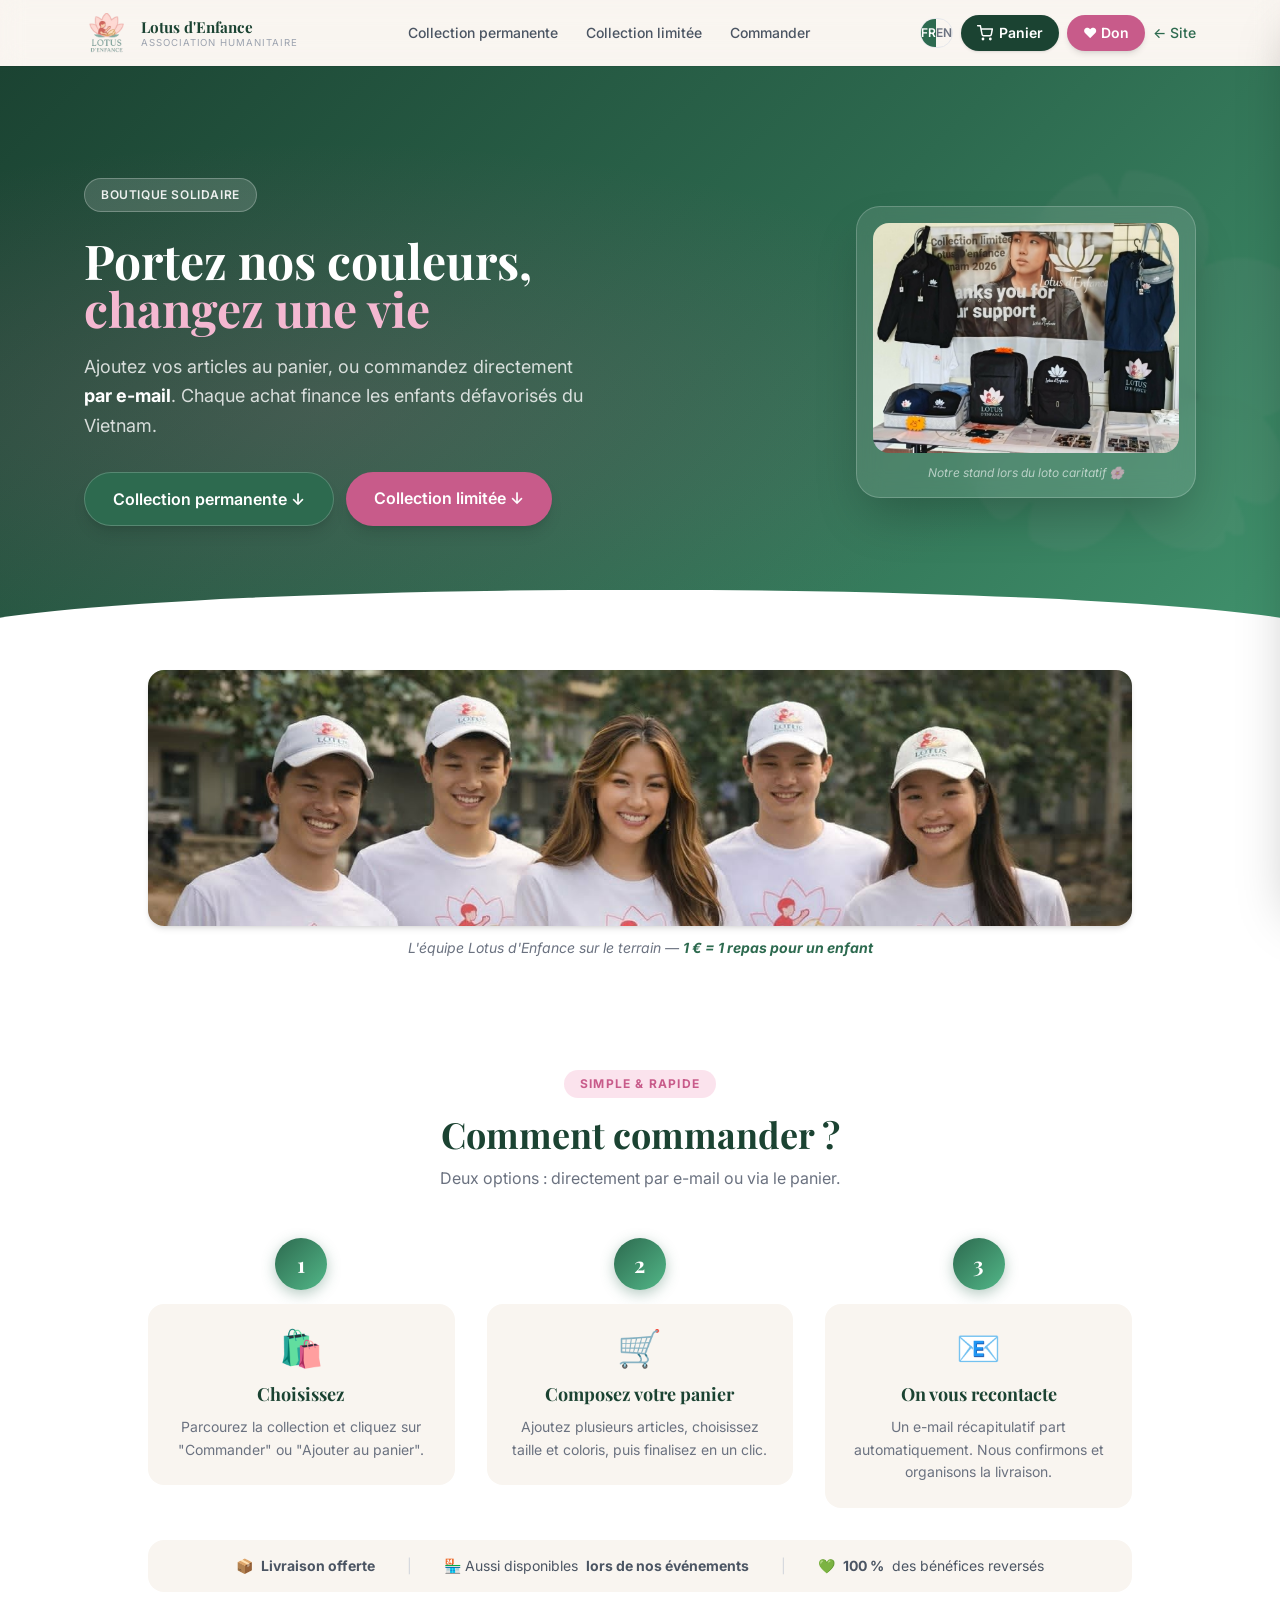
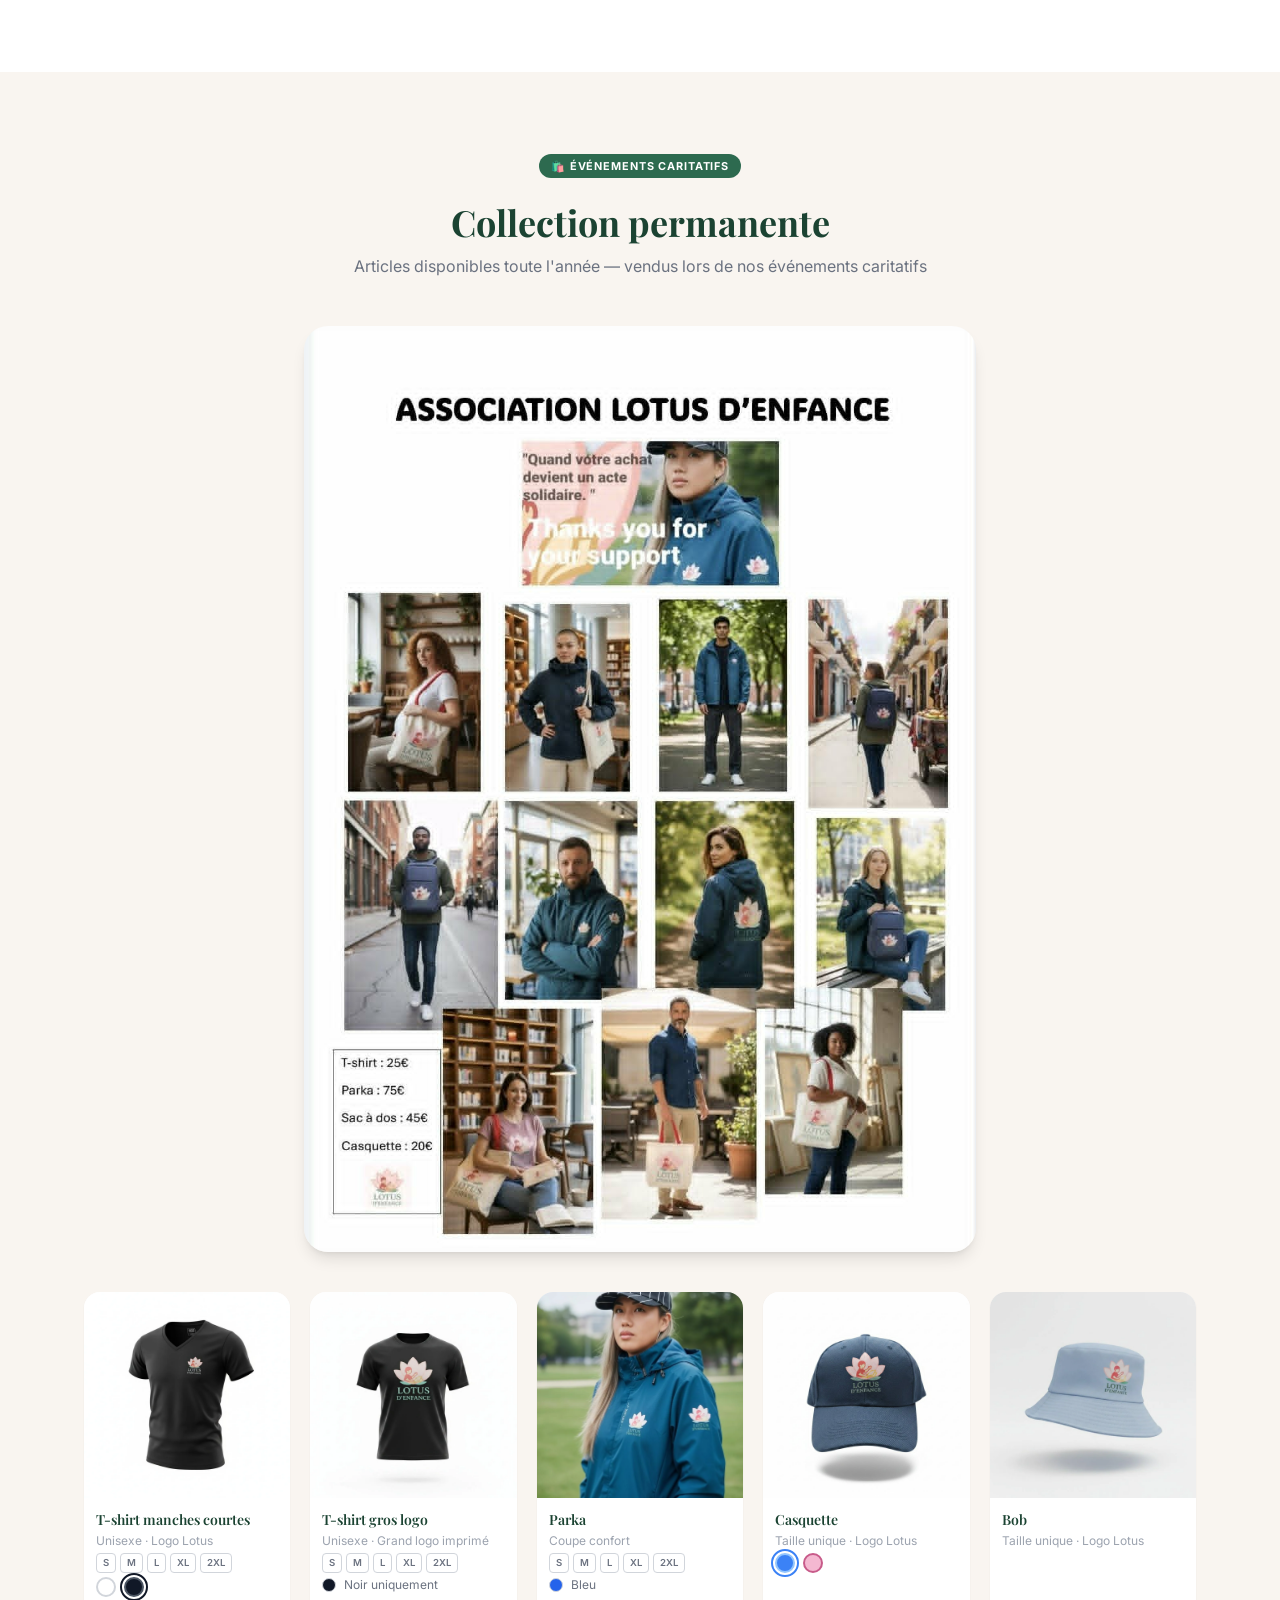
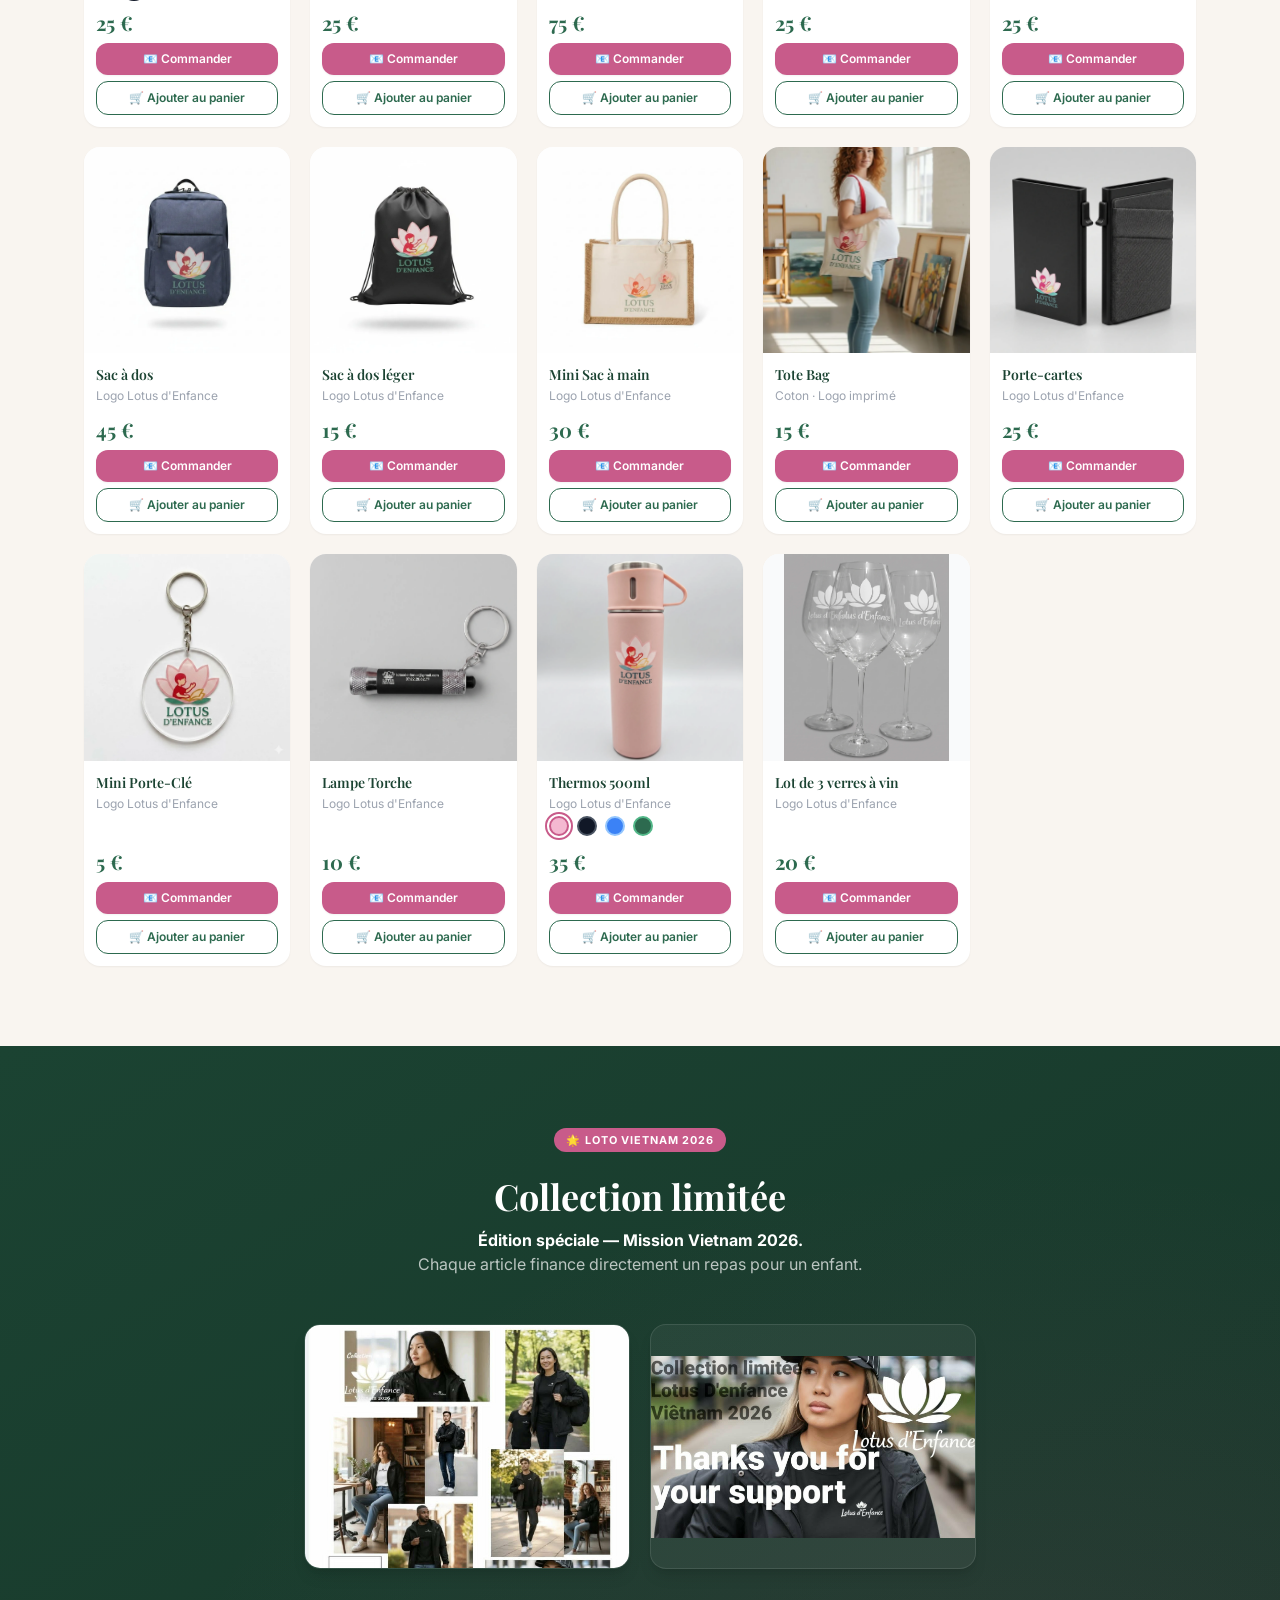
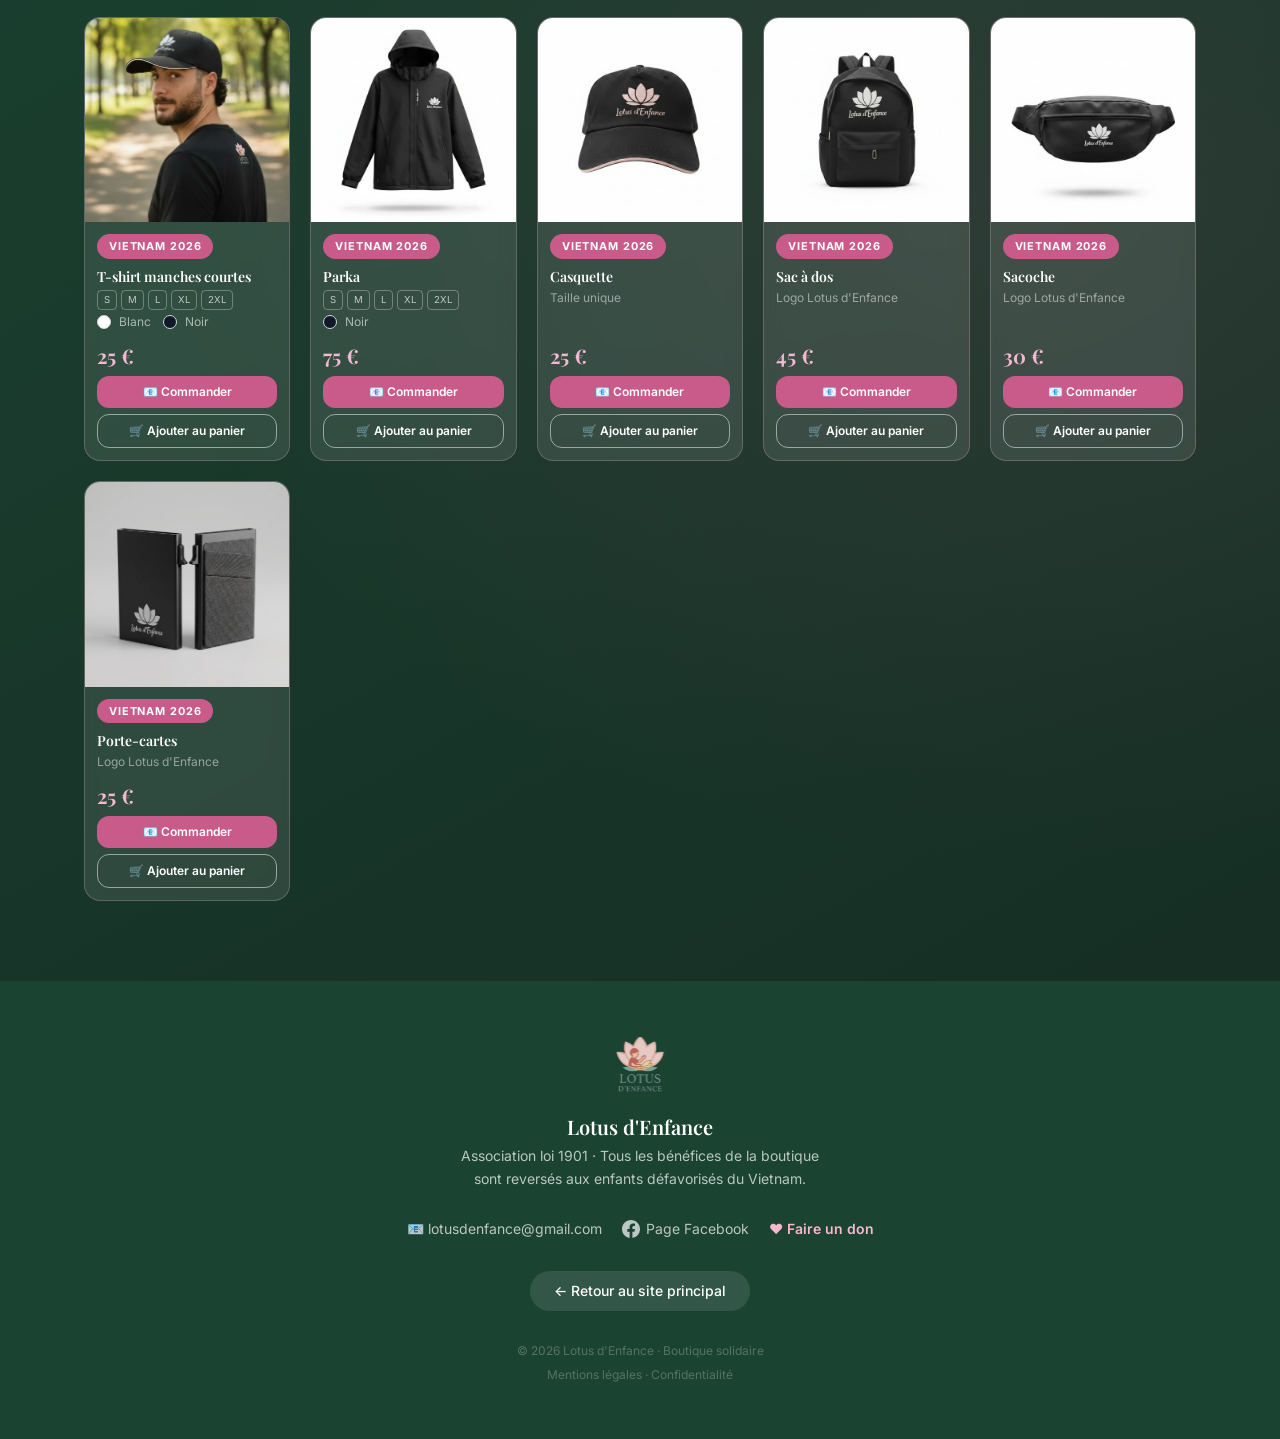
<file: boutique.html>
<!DOCTYPE html>
<html lang="fr">
<head>
  <meta charset="UTF-8" />
  <meta name="viewport" content="width=device-width, initial-scale=1.0" />
  <title data-i18n="b.meta.title">Boutique solidaire – Lotus d'Enfance | T-shirts, parkas, goodies</title>
  <link rel="alternate" hreflang="fr" href="https://lotus-denfance.fr/boutique.html" />
  <link rel="alternate" hreflang="en" href="https://lotus-denfance.fr/boutique.html?lang=en" />
  <link rel="alternate" hreflang="x-default" href="https://lotus-denfance.fr/boutique.html" />
  <script src="lang.js?v=2"></script>
  <meta name="description" content="Boutique solidaire Lotus d'Enfance : t-shirts, parkas, casquettes, tote bags… Livraison offerte. Chaque achat finance les enfants défavorisés du Vietnam." />
  <meta name="keywords" content="boutique solidaire, association humanitaire, t-shirt Vietnam, goodies Lotus d'Enfance, collection Vietnam 2026, don indirect" />
  <meta name="author" content="Lotus d'Enfance" />
  <meta name="robots" content="index, follow" />
  <link rel="canonical" href="https://lotus-denfance.fr/boutique.html" />
  <meta property="og:type" content="website" />
  <meta property="og:url" content="https://lotus-denfance.fr/boutique.html" />
  <meta property="og:title" content="Boutique solidaire – Lotus d'Enfance" />
  <meta property="og:description" content="Achetez nos goodies et soutenez les enfants du Vietnam. Livraison offerte, 100 % des bénéfices reversés." />
  <meta property="og:image" content="https://lotus-denfance.fr/Photo_Lotus/Logo_Lotus.png" />
  <meta property="og:locale" content="fr_FR" />

  <!-- ══ Twitter Card ══ -->
  <meta name="twitter:card" content="summary_large_image" />
  <meta name="twitter:title" content="Boutique solidaire – Lotus d'Enfance" />
  <meta name="twitter:description" content="Achetez nos goodies et soutenez les enfants du Vietnam. Livraison offerte, 100 % des bénéfices reversés." />
  <meta name="twitter:image" content="https://lotus-denfance.fr/Photo_Lotus/Logo_Lotus.png" />

  <link rel="icon" type="image/png" href="Photo_Lotus/Logo_Lotus.png" />
  <link rel="apple-touch-icon" href="Photo_Lotus/Logo_Lotus.png" />
  <!-- Tailwind compilé en statique (build local, ~21 Ko au lieu de ~3 Mo via CDN) -->
  <link rel="stylesheet" href="tailwind.build.css?v=1" />
  <link rel="preconnect" href="https://fonts.googleapis.com" />
  <link rel="preconnect" href="https://fonts.gstatic.com" crossorigin />
  <link href="https://fonts.googleapis.com/css2?family=Playfair+Display:ital,wght@0,400;0,600;0,700;1,400&family=Inter:wght@300;400;500;600&display=swap" rel="stylesheet" />

  <style>
    body { font-family:'Inter',system-ui,sans-serif; }
    h1,h2,h3,.font-serif { font-family:'Playfair Display',Georgia,serif; }
    .card-lift { transition: transform .28s cubic-bezier(.4,0,.2,1), box-shadow .28s; }
    .card-lift:hover { transform: translateY(-6px); box-shadow: 0 20px 40px rgba(0,0,0,.12); }
    .btn-pulse:hover { transform: translateY(-2px); }
    .hero-bg   { background: linear-gradient(135deg,#1B4332 0%,#2D6A4F 55%,#40916C 100%); }
    .viet-bg   { background: linear-gradient(150deg,#1B4332 0%,#162e24 100%); }
    .step-num {
      background: linear-gradient(135deg,#2D6A4F,#52B788);
      width:52px; height:52px; border-radius:50%;
      display:flex; align-items:center; justify-content:center;
      font-family:'Playfair Display',serif; font-size:1.35rem; font-weight:700;
      color:#fff; box-shadow:0 4px 14px rgba(45,106,79,.35);
      margin:0 auto 14px; transition: transform .2s;
    }
    .step-num:hover { transform:scale(1.1); }
    .badge-lim {
      display:inline-block; background:#C85B8A; color:#fff;
      font-size:.68rem; font-weight:700; letter-spacing:.08em;
      text-transform:uppercase; padding:4px 12px; border-radius:50px;
    }
    .badge-perm {
      display:inline-block; background:#2D6A4F; color:#fff;
      font-size:.68rem; font-weight:700; letter-spacing:.08em;
      text-transform:uppercase; padding:4px 12px; border-radius:50px;
    }
    #topbar { box-shadow:0 1px 0 rgba(0,0,0,.07); }
    .reveal { opacity:0; transform:translateY(20px); transition:opacity .5s ease, transform .5s ease; }
    .reveal.on { opacity:1; transform:none; }
    .size-pill {
      display:inline-block; font-size:.6rem; font-weight:600;
      border:1px solid #d1d5db; border-radius:4px;
      padding:2px 6px; color:#6b7280; line-height:1.4;
    }
    .color-dot {
      display:inline-block; width:14px; height:14px;
      border-radius:50%; border:1.5px solid #d1d5db; vertical-align:middle;
    }
    /* Panier drawer */
    #cart-drawer {
      transition: transform .3s cubic-bezier(.4,0,.2,1);
    }
    /* Options modal opt buttons */
    .size-opt.selected, .color-opt.selected {
      background:#2D6A4F; color:#fff; border-color:#2D6A4F;
    }
    /* Toast */
    #cart-toast {
      transition: transform .35s cubic-bezier(.4,0,.2,1), opacity .35s;
    }
    /* Sélecteur de langue */
    [data-lang-btn].active { background:#2D6A4F; color:#fff !important; }
  </style>
</head>

<body class="bg-[#F9F5F0] text-gray-800 antialiased">

<!-- ════ HEADER ════ -->
<header id="topbar" class="bg-white/96 backdrop-blur-md sticky top-0 z-50">
  <div class="max-w-6xl mx-auto px-5 h-[66px] flex items-center justify-between gap-4">
    <a href="index.html" class="flex items-center gap-3 flex-shrink-0 group">
      <img src="Photo_Lotus/Logo_Lotus.png" alt="Lotus d'Enfance" class="h-10 w-auto object-contain transition group-hover:scale-105" />
      <div class="hidden sm:block leading-tight">
        <div class="font-serif font-bold text-[#1B4332] text-[.95rem]">Lotus d'Enfance</div>
        <div class="text-[.6rem] text-gray-400 tracking-widest uppercase">Association humanitaire</div>
      </div>
    </a>
    <nav class="hidden md:flex items-center gap-1 text-sm font-medium">
      <a href="#permanente"        class="px-3 py-1.5 rounded-lg text-gray-600 hover:text-[#2D6A4F] hover:bg-[#F9F5F0] transition" data-i18n="b.topnav.perm">Collection permanente</a>
      <a href="#limitee"           class="px-3 py-1.5 rounded-lg text-gray-600 hover:text-[#C85B8A] hover:bg-[#F9F5F0] transition" data-i18n="b.topnav.lim">Collection limitée</a>
      <a href="#comment-commander" class="px-3 py-1.5 rounded-lg text-gray-600 hover:text-[#2D6A4F] hover:bg-[#F9F5F0] transition" data-i18n="b.topnav.order">Commander</a>
    </nav>
    <div class="flex items-center gap-2">
      <div class="inline-flex items-center rounded-full border border-gray-200 overflow-hidden text-xs font-semibold" role="group" aria-label="Langue / Language">
        <button type="button" data-lang-btn="fr" onclick="setLang('fr')" class="px-2.5 py-1.5 text-gray-500 transition">FR</button>
        <button type="button" data-lang-btn="en" onclick="setLang('en')" class="px-2.5 py-1.5 text-gray-500 transition">EN</button>
      </div>
      <button onclick="openCart()" class="relative flex items-center gap-1.5 bg-[#1B4332] hover:bg-[#2D6A4F] text-white text-sm font-semibold px-4 py-2 rounded-full shadow transition btn-pulse">
        <svg width="16" height="16" viewBox="0 0 24 24" fill="none" stroke="currentColor" stroke-width="2.2" stroke-linecap="round" stroke-linejoin="round"><circle cx="9" cy="21" r="1"/><circle cx="20" cy="21" r="1"/><path d="M1 1h4l2.68 13.39a2 2 0 0 0 2 1.61h9.72a2 2 0 0 0 2-1.61L23 6H6"/></svg>
        <span data-i18n="b.nav.cart">Panier</span>
        <span id="cart-count" class="hidden bg-[#C85B8A] text-white text-[.6rem] font-bold w-4 h-4 rounded-full flex items-center justify-center leading-none">0</span>
      </button>
      <a href="https://www.helloasso.com/associations/lotus-d-enfance/formulaires/2" target="_blank" rel="noopener"
         class="btn-pulse bg-[#C85B8A] hover:bg-[#b04d7a] text-white text-sm font-semibold px-4 py-2 rounded-full shadow-md transition" data-i18n="b.nav.donate">
        ❤ Don
      </a>
      <a href="index.html" class="hidden sm:inline-flex items-center gap-1 text-sm text-[#2D6A4F] hover:text-[#C85B8A] transition font-medium" data-i18n="b.topnav.site">← Site</a>
    </div>
  </div>
</header>


<!-- ════ HERO ════ -->
<section class="hero-bg text-white overflow-hidden relative">
  <div class="absolute inset-0 pointer-events-none select-none overflow-hidden">
    <div class="absolute -right-16 top-1/2 -translate-y-1/2 text-[22rem] opacity-[.04] leading-none">🌸</div>
    <div class="absolute inset-0" style="background:radial-gradient(ellipse at 25% 60%,rgba(200,91,138,.18) 0%,transparent 55%)"></div>
  </div>
  <div class="max-w-6xl mx-auto px-5 py-20 md:py-28 relative z-10 flex flex-col md:flex-row items-center gap-12">
    <div class="flex-1 text-center md:text-left">
      <span class="inline-block bg-white/15 border border-white/25 text-white/90 text-xs font-semibold tracking-wider uppercase px-4 py-2 rounded-full mb-6" data-i18n="b.hero.badge">Boutique solidaire</span>
      <h1 class="font-serif font-bold text-4xl md:text-5xl leading-tight mb-5" data-i18n-html="b.hero.title">
        Portez nos couleurs,<br /><span class="text-[#F4B8D1]">changez une vie</span>
      </h1>
      <p class="text-white/80 text-lg leading-relaxed mb-8 max-w-[520px]" data-i18n-html="b.hero.desc">
        Ajoutez vos articles au panier, ou commandez directement <strong class="text-white">par e-mail</strong>. Chaque achat finance les enfants défavorisés du Vietnam.
      </p>
      <div class="flex flex-wrap gap-3 justify-center md:justify-start">
        <a href="#permanente" class="btn-pulse bg-[#2D6A4F] hover:bg-[#245a42] border border-white/20 text-white font-semibold px-7 py-3.5 rounded-full shadow-lg transition" data-i18n="b.hero.btn.perm">Collection permanente ↓</a>
        <a href="#limitee"    class="btn-pulse bg-[#C85B8A] hover:bg-[#b04d7a] text-white font-semibold px-7 py-3.5 rounded-full shadow-lg transition" data-i18n="b.hero.btn.lim">Collection limitée ↓</a>
      </div>
    </div>
    <div class="flex-shrink-0 w-full md:w-[340px]">
      <div class="bg-white/10 backdrop-blur-md border border-white/20 rounded-3xl p-4 shadow-2xl">
        <img src="Photo_Lotus/Merch/67cfc13d-81d9-47ae-981e-22b60795ddf3.jfif" alt="Stand boutique Lotus d'Enfance" class="w-full rounded-2xl object-cover aspect-[4/3]" loading="eager" />
        <p class="text-white/60 text-center text-xs mt-3 italic" data-i18n="b.hero.caption">Notre stand lors du loto caritatif 🌸</p>
      </div>
    </div>
  </div>
  <div class="absolute bottom-0 left-0 right-0 h-12 bg-white" style="clip-path:ellipse(55% 100% at 50% 100%)"></div>
</section>


<!-- ════ MISSION BANNER ════ -->
<section class="bg-white py-8">
  <div class="max-w-5xl mx-auto px-5">
    <div class="rounded-2xl overflow-hidden shadow-md">
      <img src="Photo_Lotus/812cb257-a3ee-4fec-82d0-cdbc575dc341.jfif" alt="Équipe Lotus d'Enfance" class="w-full object-cover max-h-64 object-top" loading="lazy" />
    </div>
    <p class="text-center text-gray-500 text-sm mt-3 italic" data-i18n-html="b.mission.caption">
      L'équipe Lotus d'Enfance sur le terrain — <strong class="text-[#2D6A4F]">1 € = 1 repas pour un enfant</strong>
    </p>
  </div>
</section>


<!-- ════ COMMENT COMMANDER ════ -->
<section id="comment-commander" class="bg-white py-16 md:py-20">
  <div class="max-w-5xl mx-auto px-5">
    <div class="text-center mb-12 reveal">
      <span class="inline-block bg-[#F4B8D1]/40 text-[#C85B8A] text-xs font-bold tracking-widest uppercase px-4 py-1.5 rounded-full mb-4" data-i18n="b.how.badge">Simple &amp; rapide</span>
      <h2 class="font-serif font-bold text-3xl md:text-4xl text-[#1B4332]" data-i18n="b.how.title">Comment commander ?</h2>
      <p class="text-gray-500 mt-3 max-w-md mx-auto" data-i18n="b.how.subtitle">Deux options : directement par e-mail ou via le panier.</p>
    </div>
    <div class="grid grid-cols-1 md:grid-cols-3 gap-6 md:gap-8">
      <div class="reveal text-center"><div class="step-num">1</div>
        <div class="bg-[#F9F5F0] rounded-2xl p-6 hover:shadow-md transition">
          <div class="text-4xl mb-3">🛍️</div>
          <h3 class="font-serif font-bold text-[#1B4332] text-lg mb-2" data-i18n="b.how.s1.t">Choisissez</h3>
          <p class="text-gray-500 text-sm leading-relaxed" data-i18n="b.how.s1.p">Parcourez la collection et cliquez sur "Commander" ou "Ajouter au panier".</p>
        </div>
      </div>
      <div class="reveal text-center"><div class="step-num">2</div>
        <div class="bg-[#F9F5F0] rounded-2xl p-6 hover:shadow-md transition">
          <div class="text-4xl mb-3">🛒</div>
          <h3 class="font-serif font-bold text-[#1B4332] text-lg mb-2" data-i18n="b.how.s2.t">Composez votre panier</h3>
          <p class="text-gray-500 text-sm leading-relaxed" data-i18n="b.how.s2.p">Ajoutez plusieurs articles, choisissez taille et coloris, puis finalisez en un clic.</p>
        </div>
      </div>
      <div class="reveal text-center"><div class="step-num">3</div>
        <div class="bg-[#F9F5F0] rounded-2xl p-6 hover:shadow-md transition">
          <div class="text-4xl mb-3">📧</div>
          <h3 class="font-serif font-bold text-[#1B4332] text-lg mb-2" data-i18n="b.how.s3.t">On vous recontacte</h3>
          <p class="text-gray-500 text-sm leading-relaxed" data-i18n="b.how.s3.p">Un e-mail récapitulatif part automatiquement. Nous confirmons et organisons la livraison.</p>
        </div>
      </div>
    </div>
    <div class="mt-8 bg-[#F9F5F0] rounded-2xl px-6 py-4 flex flex-wrap items-center justify-center gap-4 md:gap-8 text-sm text-gray-600 reveal">
      <span class="flex items-center gap-2" data-i18n-html="b.how.f1">📦 <strong>Livraison offerte</strong></span>
      <span class="hidden md:block text-gray-300">|</span>
      <span class="flex items-center gap-2" data-i18n-html="b.how.f2">🏪 Aussi disponibles <strong>lors de nos événements</strong></span>
      <span class="hidden md:block text-gray-300">|</span>
      <span class="flex items-center gap-2" data-i18n-html="b.how.f3">💚 <strong>100 %</strong> des bénéfices reversés</span>
    </div>
  </div>
</section>


<!-- ════ COLLECTION PERMANENTE ════ -->
<section id="permanente" class="py-16 md:py-20 bg-[#F9F5F0]">
  <div class="max-w-6xl mx-auto px-5">
    <div class="text-center mb-12 reveal">
      <span class="badge-perm mb-4 inline-block" data-i18n="b.perm.badge">🛍️ Événements caritatifs</span>
      <h2 class="font-serif font-bold text-3xl md:text-4xl text-[#1B4332] mt-2" data-i18n="b.perm.title">Collection permanente</h2>
      <p class="text-gray-500 mt-3" data-i18n="b.perm.subtitle">Articles disponibles toute l'année — vendus lors de nos événements caritatifs</p>
    </div>
    <div class="mb-10 rounded-3xl overflow-hidden shadow-lg max-w-2xl mx-auto reveal">
      <img src="Photo_Lotus/Merch/3c642bed-13b3-46c5-a784-86e341d2cf44.jfif" alt="Catalogue Lotus d'Enfance" class="w-full object-cover" loading="lazy" />
    </div>

    <div class="grid grid-cols-2 sm:grid-cols-3 md:grid-cols-4 lg:grid-cols-5 gap-4 md:gap-5">

      <!-- T-shirt manches courtes (switcher coloris) -->
      <article class="card-lift reveal bg-white rounded-2xl shadow-sm overflow-hidden flex flex-col">
        <img id="tshirt-img" src="Photo_Lotus/Merch/Tee_shirt_recto.webp" alt="T-shirt manches courtes" class="w-full object-cover aspect-square transition-opacity duration-200" loading="lazy" />
        <div class="p-3 flex flex-col flex-1">
          <h3 class="font-semibold text-[#1B4332] text-sm leading-snug mb-1">T-shirt manches courtes</h3>
          <p class="text-gray-400 text-xs mb-1">Unisexe · Logo Lotus</p>
          <div class="flex gap-1 flex-wrap mb-1">
            <span class="size-pill">S</span><span class="size-pill">M</span><span class="size-pill">L</span><span class="size-pill">XL</span><span class="size-pill">2XL</span>
          </div>
          <div class="flex items-center gap-2 mb-auto" id="tshirt-dots">
            <button onclick="switchTshirt('Tee_shirt_blanc.webp','Blanc',this)" title="Blanc"
                    class="tshirt-btn w-5 h-5 rounded-full bg-white border-2 border-gray-300 cursor-pointer hover:scale-110 transition"></button>
            <button onclick="switchTshirt('Tee_shirt_recto.webp','Noir',this)" title="Noir"
                    class="tshirt-btn w-5 h-5 rounded-full bg-gray-900 border-2 border-gray-600 cursor-pointer hover:scale-110 transition"
                    style="outline:2px solid #111827;outline-offset:2px;"></button>
          </div>
          <div class="mt-3 flex flex-col gap-1.5">
            <div class="font-serif text-[#2D6A4F] text-xl font-bold">25 €</div>
            <a id="tshirt-link" href="mailto:lotusdenfance@gmail.com?subject=Commande%20%3A%20T-shirt%20manches%20courtes%20(Noir)&body=Bonjour%2C%0A%0AJe%20souhaite%20commander%20un%20T-shirt%20manches%20courtes%20(25%20%E2%82%AC).%0A%0ANom%20%3A%20%0APr%C3%A9nom%20%3A%20%0AAdresse%20%3A%20%0ATaille%20(S%2FM%2FL%2FXL%2F2XL)%20%3A%20%0AColoris%20%3A%20Noir%0AQuantit%C3%A9%20%3A%201%0A%0AMerci%20!"
               class="btn-pulse block w-full text-center bg-[#C85B8A] hover:bg-[#b04d7a] text-white text-xs font-semibold py-2 rounded-xl transition shadow-sm"><span data-i18n="b.order">📧 Commander</span></a>
            <button onclick="addTshirtToCart()"
                    class="btn-pulse w-full text-center border border-[#2D6A4F] text-[#2D6A4F] hover:bg-[#2D6A4F] hover:text-white text-xs font-semibold py-2 rounded-xl transition"><span data-i18n="b.addcart">🛒 Ajouter au panier</span></button>
          </div>
        </div>
      </article>

      <!-- T-shirt gros logo -->
      <article class="card-lift reveal bg-white rounded-2xl shadow-sm overflow-hidden flex flex-col">
        <img src="Photo_Lotus/Merch/Tee_shirt_Gros_Logo.webp" alt="T-shirt gros logo" class="w-full object-cover aspect-square" loading="lazy" />
        <div class="p-3 flex flex-col flex-1">
          <h3 class="font-semibold text-[#1B4332] text-sm leading-snug mb-1">T-shirt gros logo</h3>
          <p class="text-gray-400 text-xs mb-1">Unisexe · Grand logo imprimé</p>
          <div class="flex gap-1 flex-wrap mb-1">
            <span class="size-pill">S</span><span class="size-pill">M</span><span class="size-pill">L</span><span class="size-pill">XL</span><span class="size-pill">2XL</span>
          </div>
          <div class="flex items-center gap-2 text-xs text-gray-500 mb-auto">
            <span class="color-dot bg-gray-900"></span> Noir uniquement
          </div>
          <div class="mt-3 flex flex-col gap-1.5">
            <div class="font-serif text-[#2D6A4F] text-xl font-bold">25 €</div>
            <a href="mailto:lotusdenfance@gmail.com?subject=Commande%20%3A%20T-shirt%20gros%20logo&body=Bonjour%2C%0A%0AJe%20souhaite%20commander%20un%20T-shirt%20gros%20logo%20(25%20%E2%82%AC).%0A%0ANom%20%3A%20%0APr%C3%A9nom%20%3A%20%0AAdresse%20%3A%20%0ATaille%20(S%2FM%2FL%2FXL%2F2XL)%20%3A%20%0AColoris%20%3A%20Noir%0AQuantit%C3%A9%20%3A%201%0A%0AMerci%20!"
               class="btn-pulse block w-full text-center bg-[#C85B8A] hover:bg-[#b04d7a] text-white text-xs font-semibold py-2 rounded-xl transition shadow-sm"><span data-i18n="b.order">📧 Commander</span></a>
            <button onclick="openOptionsModal('T-shirt gros logo',25,['S','M','L','XL','2XL'],['Noir'])"
                    class="btn-pulse w-full text-center border border-[#2D6A4F] text-[#2D6A4F] hover:bg-[#2D6A4F] hover:text-white text-xs font-semibold py-2 rounded-xl transition"><span data-i18n="b.addcart">🛒 Ajouter au panier</span></button>
          </div>
        </div>
      </article>

      <!-- Parka permanente -->
      <article class="card-lift reveal bg-white rounded-2xl shadow-sm overflow-hidden flex flex-col">
        <img src="Photo_Lotus/Merch/Photo_Parka.webp" alt="Parka bleue Lotus d'Enfance" class="w-full object-cover aspect-square" loading="lazy" />
        <div class="p-3 flex flex-col flex-1">
          <h3 class="font-semibold text-[#1B4332] text-sm leading-snug mb-1">Parka</h3>
          <p class="text-gray-400 text-xs mb-1">Coupe confort</p>
          <div class="flex gap-1 flex-wrap mb-1">
            <span class="size-pill">S</span><span class="size-pill">M</span><span class="size-pill">L</span><span class="size-pill">XL</span><span class="size-pill">2XL</span>
          </div>
          <div class="flex items-center gap-2 text-xs text-gray-500 mb-auto">
            <span class="color-dot bg-blue-600 border-blue-400"></span> Bleu
          </div>
          <div class="mt-3 flex flex-col gap-1.5">
            <div class="font-serif text-[#2D6A4F] text-xl font-bold">75 €</div>
            <a href="mailto:lotusdenfance@gmail.com?subject=Commande%20%3A%20Parka%20collection%20permanente&body=Bonjour%2C%0A%0AJe%20souhaite%20commander%20une%20Parka%20(75%20%E2%82%AC).%0A%0ANom%20%3A%20%0APr%C3%A9nom%20%3A%20%0AAdresse%20%3A%20%0ATaille%20(S%2FM%2FL%2FXL%2F2XL)%20%3A%20%0AColoris%20%3A%20Bleu%0AQuantit%C3%A9%20%3A%201%0A%0AMerci%20!"
               class="btn-pulse block w-full text-center bg-[#C85B8A] hover:bg-[#b04d7a] text-white text-xs font-semibold py-2 rounded-xl transition shadow-sm"><span data-i18n="b.order">📧 Commander</span></a>
            <button onclick="openOptionsModal('Parka (collection permanente)',75,['S','M','L','XL','2XL'],['Bleu'])"
                    class="btn-pulse w-full text-center border border-[#2D6A4F] text-[#2D6A4F] hover:bg-[#2D6A4F] hover:text-white text-xs font-semibold py-2 rounded-xl transition"><span data-i18n="b.addcart">🛒 Ajouter au panier</span></button>
          </div>
        </div>
      </article>

      <!-- Casquette interactive -->
      <article class="card-lift reveal bg-white rounded-2xl shadow-sm overflow-hidden flex flex-col">
        <img id="casq-perm-img" src="Photo_Lotus/Merch/Casquette2.jfif" alt="Casquette Lotus d'Enfance" class="w-full object-cover aspect-square transition-opacity duration-200" loading="lazy" />
        <div class="p-3 flex flex-col flex-1">
          <h3 class="font-semibold text-[#1B4332] text-sm leading-snug mb-1">Casquette</h3>
          <p class="text-gray-400 text-xs mb-1">Taille unique · Logo Lotus</p>
          <div class="flex items-center gap-2 mb-auto" id="casq-perm-dots">
            <button onclick="switchCasq('Casquette2.jfif','Bleu',this)" title="Bleu"
                    class="casq-btn w-5 h-5 rounded-full bg-blue-500 border-2 border-blue-300 cursor-pointer hover:scale-110 transition"
                    style="outline:2px solid #3b82f6;outline-offset:2px;"></button>
            <button onclick="switchCasq('Casquette3.jfif','Rose clair',this)" title="Rose clair"
                    class="casq-btn w-5 h-5 rounded-full bg-[#F4B8D1] border-2 border-[#C85B8A] cursor-pointer hover:scale-110 transition"></button>
          </div>
          <div class="mt-3 flex flex-col gap-1.5">
            <div class="font-serif text-[#2D6A4F] text-xl font-bold">25 €</div>
            <a id="casq-perm-link"
               href="mailto:lotusdenfance@gmail.com?subject=Commande%20%3A%20Casquette%20(Bleu)&body=Bonjour%2C%0A%0AJe%20souhaite%20commander%20une%20Casquette%20(25%20%E2%82%AC).%0A%0ANom%20%3A%20%0APr%C3%A9nom%20%3A%20%0AAdresse%20%3A%20%0AColoris%20%3A%20Bleu%0AQuantit%C3%A9%20%3A%201%0A%0AMerci%20!"
               class="btn-pulse block w-full text-center bg-[#C85B8A] hover:bg-[#b04d7a] text-white text-xs font-semibold py-2 rounded-xl transition shadow-sm"><span data-i18n="b.order">📧 Commander</span></a>
            <button onclick="addCasqToCart()"
                    class="btn-pulse w-full text-center border border-[#2D6A4F] text-[#2D6A4F] hover:bg-[#2D6A4F] hover:text-white text-xs font-semibold py-2 rounded-xl transition"><span data-i18n="b.addcart">🛒 Ajouter au panier</span></button>
          </div>
        </div>
      </article>

      <!-- Bob -->
      <article class="card-lift reveal bg-white rounded-2xl shadow-sm overflow-hidden flex flex-col">
        <img src="Photo_Lotus/Merch/Bob.webp" alt="Bob Lotus d'Enfance" class="w-full object-cover aspect-square" loading="lazy" />
        <div class="p-3 flex flex-col flex-1">
          <h3 class="font-semibold text-[#1B4332] text-sm leading-snug mb-1">Bob</h3>
          <p class="text-gray-400 text-xs mb-auto">Taille unique · Logo Lotus</p>
          <div class="mt-3 flex flex-col gap-1.5">
            <div class="font-serif text-[#2D6A4F] text-xl font-bold">25 €</div>
            <a href="mailto:lotusdenfance@gmail.com?subject=Commande%20%3A%20Bob&body=Bonjour%2C%0A%0AJe%20souhaite%20commander%20un%20Bob%20(25%20%E2%82%AC).%0A%0ANom%20%3A%20%0APr%C3%A9nom%20%3A%20%0AAdresse%20%3A%20%0AQuantit%C3%A9%20%3A%201%0A%0AMerci%20!"
               class="btn-pulse block w-full text-center bg-[#C85B8A] hover:bg-[#b04d7a] text-white text-xs font-semibold py-2 rounded-xl transition shadow-sm"><span data-i18n="b.order">📧 Commander</span></a>
            <button onclick="addToCart('Bob',25,'','')"
                    class="btn-pulse w-full text-center border border-[#2D6A4F] text-[#2D6A4F] hover:bg-[#2D6A4F] hover:text-white text-xs font-semibold py-2 rounded-xl transition"><span data-i18n="b.addcart">🛒 Ajouter au panier</span></button>
          </div>
        </div>
      </article>

      <!-- Sac à dos -->
      <article class="card-lift reveal bg-white rounded-2xl shadow-sm overflow-hidden flex flex-col">
        <img src="Photo_Lotus/Merch/Sac_a_dos_bleu.webp" alt="Sac à dos Lotus d'Enfance" class="w-full object-cover aspect-square" loading="lazy" />
        <div class="p-3 flex flex-col flex-1">
          <h3 class="font-semibold text-[#1B4332] text-sm leading-snug mb-1">Sac à dos</h3>
          <p class="text-gray-400 text-xs mb-auto">Logo Lotus d'Enfance</p>
          <div class="mt-3 flex flex-col gap-1.5">
            <div class="font-serif text-[#2D6A4F] text-xl font-bold">45 €</div>
            <a href="mailto:lotusdenfance@gmail.com?subject=Commande%20%3A%20Sac%20%C3%A0%20dos&body=Bonjour%2C%0A%0AJe%20souhaite%20commander%20un%20Sac%20%C3%A0%20dos%20(45%20%E2%82%AC).%0A%0ANom%20%3A%20%0APr%C3%A9nom%20%3A%20%0AAdresse%20%3A%20%0AQuantit%C3%A9%20%3A%201%0A%0AMerci%20!"
               class="btn-pulse block w-full text-center bg-[#C85B8A] hover:bg-[#b04d7a] text-white text-xs font-semibold py-2 rounded-xl transition shadow-sm"><span data-i18n="b.order">📧 Commander</span></a>
            <button onclick="addToCart('Sac à dos',45,'','')"
                    class="btn-pulse w-full text-center border border-[#2D6A4F] text-[#2D6A4F] hover:bg-[#2D6A4F] hover:text-white text-xs font-semibold py-2 rounded-xl transition"><span data-i18n="b.addcart">🛒 Ajouter au panier</span></button>
          </div>
        </div>
      </article>

      <!-- Sac à dos léger -->
      <article class="card-lift reveal bg-white rounded-2xl shadow-sm overflow-hidden flex flex-col">
        <img src="Photo_Lotus/Merch/Sac_a_dos_léger.webp" alt="Sac à dos léger Lotus d'Enfance" class="w-full object-cover aspect-square" loading="lazy" />
        <div class="p-3 flex flex-col flex-1">
          <h3 class="font-semibold text-[#1B4332] text-sm leading-snug mb-1">Sac à dos léger</h3>
          <p class="text-gray-400 text-xs mb-auto">Logo Lotus d'Enfance</p>
          <div class="mt-3 flex flex-col gap-1.5">
            <div class="font-serif text-[#2D6A4F] text-xl font-bold">15 €</div>
            <a href="mailto:lotusdenfance@gmail.com?subject=Commande%20%3A%20Sac%20%C3%A0%20dos%20l%C3%A9ger&body=Bonjour%2C%0A%0AJe%20souhaite%20commander%20un%20Sac%20%C3%A0%20dos%20l%C3%A9ger%20(15%20%E2%82%AC).%0A%0ANom%20%3A%20%0APr%C3%A9nom%20%3A%20%0AAdresse%20%3A%20%0AQuantit%C3%A9%20%3A%201%0A%0AMerci%20!"
               class="btn-pulse block w-full text-center bg-[#C85B8A] hover:bg-[#b04d7a] text-white text-xs font-semibold py-2 rounded-xl transition shadow-sm"><span data-i18n="b.order">📧 Commander</span></a>
            <button onclick="addToCart('Sac à dos léger',15,'','')"
                    class="btn-pulse w-full text-center border border-[#2D6A4F] text-[#2D6A4F] hover:bg-[#2D6A4F] hover:text-white text-xs font-semibold py-2 rounded-xl transition"><span data-i18n="b.addcart">🛒 Ajouter au panier</span></button>
          </div>
        </div>
      </article>

      <!-- Mini Sac à main -->
      <article class="card-lift reveal bg-white rounded-2xl shadow-sm overflow-hidden flex flex-col">
        <img src="Photo_Lotus/Merch/Mini_Sac_a_main.webp" alt="Mini Sac à main Lotus d'Enfance" class="w-full object-cover aspect-square" loading="lazy" />
        <div class="p-3 flex flex-col flex-1">
          <h3 class="font-semibold text-[#1B4332] text-sm leading-snug mb-1">Mini Sac à main</h3>
          <p class="text-gray-400 text-xs mb-auto">Logo Lotus d'Enfance</p>
          <div class="mt-3 flex flex-col gap-1.5">
            <div class="font-serif text-[#2D6A4F] text-xl font-bold">30 €</div>
            <a href="mailto:lotusdenfance@gmail.com?subject=Commande%20%3A%20Mini%20Sac%20%C3%A0%20main&body=Bonjour%2C%0A%0AJe%20souhaite%20commander%20un%20Mini%20Sac%20%C3%A0%20main%20(30%20%E2%82%AC).%0A%0ANom%20%3A%20%0APr%C3%A9nom%20%3A%20%0AAdresse%20%3A%20%0AQuantit%C3%A9%20%3A%201%0A%0AMerci%20!"
               class="btn-pulse block w-full text-center bg-[#C85B8A] hover:bg-[#b04d7a] text-white text-xs font-semibold py-2 rounded-xl transition shadow-sm"><span data-i18n="b.order">📧 Commander</span></a>
            <button onclick="addToCart('Mini Sac à main',30,'','')"
                    class="btn-pulse w-full text-center border border-[#2D6A4F] text-[#2D6A4F] hover:bg-[#2D6A4F] hover:text-white text-xs font-semibold py-2 rounded-xl transition"><span data-i18n="b.addcart">🛒 Ajouter au panier</span></button>
          </div>
        </div>
      </article>

      <!-- Tote Bag -->
      <article class="card-lift reveal bg-white rounded-2xl shadow-sm overflow-hidden flex flex-col">
        <img src="Photo_Lotus/Merch/Tote_Bag1.webp" alt="Tote Bag Lotus d'Enfance" class="w-full object-cover aspect-square" loading="lazy" />
        <div class="p-3 flex flex-col flex-1">
          <h3 class="font-semibold text-[#1B4332] text-sm leading-snug mb-1">Tote Bag</h3>
          <p class="text-gray-400 text-xs mb-auto">Coton · Logo imprimé</p>
          <div class="mt-3 flex flex-col gap-1.5">
            <div class="font-serif text-[#2D6A4F] text-xl font-bold">15 €</div>
            <a href="mailto:lotusdenfance@gmail.com?subject=Commande%20%3A%20Tote%20Bag&body=Bonjour%2C%0A%0AJe%20souhaite%20commander%20un%20Tote%20Bag%20(15%20%E2%82%AC).%0A%0ANom%20%3A%20%0APr%C3%A9nom%20%3A%20%0AAdresse%20%3A%20%0AQuantit%C3%A9%20%3A%201%0A%0AMerci%20!"
               class="btn-pulse block w-full text-center bg-[#C85B8A] hover:bg-[#b04d7a] text-white text-xs font-semibold py-2 rounded-xl transition shadow-sm"><span data-i18n="b.order">📧 Commander</span></a>
            <button onclick="addToCart('Tote Bag',15,'','')"
                    class="btn-pulse w-full text-center border border-[#2D6A4F] text-[#2D6A4F] hover:bg-[#2D6A4F] hover:text-white text-xs font-semibold py-2 rounded-xl transition"><span data-i18n="b.addcart">🛒 Ajouter au panier</span></button>
          </div>
        </div>
      </article>

      <!-- Porte-cartes -->
      <article class="card-lift reveal bg-white rounded-2xl shadow-sm overflow-hidden flex flex-col">
        <img src="Photo_Lotus/Merch/Porte_carte1.webp" alt="Porte-cartes Lotus d'Enfance" class="w-full object-cover aspect-square" loading="lazy" />
        <div class="p-3 flex flex-col flex-1">
          <h3 class="font-semibold text-[#1B4332] text-sm leading-snug mb-1">Porte-cartes</h3>
          <p class="text-gray-400 text-xs mb-auto">Logo Lotus d'Enfance</p>
          <div class="mt-3 flex flex-col gap-1.5">
            <div class="font-serif text-[#2D6A4F] text-xl font-bold">25 €</div>
            <a href="mailto:lotusdenfance@gmail.com?subject=Commande%20%3A%20Porte-cartes&body=Bonjour%2C%0A%0AJe%20souhaite%20commander%20un%20Porte-cartes%20(25%20%E2%82%AC).%0A%0ANom%20%3A%20%0APr%C3%A9nom%20%3A%20%0AAdresse%20%3A%20%0AQuantit%C3%A9%20%3A%201%0A%0AMerci%20!"
               class="btn-pulse block w-full text-center bg-[#C85B8A] hover:bg-[#b04d7a] text-white text-xs font-semibold py-2 rounded-xl transition shadow-sm"><span data-i18n="b.order">📧 Commander</span></a>
            <button onclick="addToCart('Porte-cartes',25,'','')"
                    class="btn-pulse w-full text-center border border-[#2D6A4F] text-[#2D6A4F] hover:bg-[#2D6A4F] hover:text-white text-xs font-semibold py-2 rounded-xl transition"><span data-i18n="b.addcart">🛒 Ajouter au panier</span></button>
          </div>
        </div>
      </article>

      <!-- Mini Porte-Clé -->
      <article class="card-lift reveal bg-white rounded-2xl shadow-sm overflow-hidden flex flex-col">
        <img src="Photo_Lotus/Merch/Photo_Porte_Cle.webp" alt="Mini Porte-Clé Lotus d'Enfance" class="w-full object-cover aspect-square" loading="lazy" />
        <div class="p-3 flex flex-col flex-1">
          <h3 class="font-semibold text-[#1B4332] text-sm leading-snug mb-1">Mini Porte-Clé</h3>
          <p class="text-gray-400 text-xs mb-auto">Logo Lotus d'Enfance</p>
          <div class="mt-3 flex flex-col gap-1.5">
            <div class="font-serif text-[#2D6A4F] text-xl font-bold">5 €</div>
            <a href="mailto:lotusdenfance@gmail.com?subject=Commande%20%3A%20Mini%20Porte-Cl%C3%A9&body=Bonjour%2C%0A%0AJe%20souhaite%20commander%20un%20Mini%20Porte-Cl%C3%A9%20(5%20%E2%82%AC).%0A%0ANom%20%3A%20%0APr%C3%A9nom%20%3A%20%0AAdresse%20%3A%20%0AQuantit%C3%A9%20%3A%201%0A%0AMerci%20!"
               class="btn-pulse block w-full text-center bg-[#C85B8A] hover:bg-[#b04d7a] text-white text-xs font-semibold py-2 rounded-xl transition shadow-sm"><span data-i18n="b.order">📧 Commander</span></a>
            <button onclick="addToCart('Mini Porte-Clé',5,'','')"
                    class="btn-pulse w-full text-center border border-[#2D6A4F] text-[#2D6A4F] hover:bg-[#2D6A4F] hover:text-white text-xs font-semibold py-2 rounded-xl transition"><span data-i18n="b.addcart">🛒 Ajouter au panier</span></button>
          </div>
        </div>
      </article>

      <!-- Lampe Torche -->
      <article class="card-lift reveal bg-white rounded-2xl shadow-sm overflow-hidden flex flex-col">
        <img src="Photo_Lotus/Merch/Lampe_Torche.webp" alt="Lampe Torche Lotus d'Enfance" class="w-full object-cover aspect-square" loading="lazy" />
        <div class="p-3 flex flex-col flex-1">
          <h3 class="font-semibold text-[#1B4332] text-sm leading-snug mb-1">Lampe Torche</h3>
          <p class="text-gray-400 text-xs mb-auto">Logo Lotus d'Enfance</p>
          <div class="mt-3 flex flex-col gap-1.5">
            <div class="font-serif text-[#2D6A4F] text-xl font-bold">10 €</div>
            <a href="mailto:lotusdenfance@gmail.com?subject=Commande%20%3A%20Lampe%20Torche&body=Bonjour%2C%0A%0AJe%20souhaite%20commander%20une%20Lampe%20Torche%20(10%20%E2%82%AC).%0A%0ANom%20%3A%20%0APr%C3%A9nom%20%3A%20%0AAdresse%20%3A%20%0AQuantit%C3%A9%20%3A%201%0A%0AMerci%20!"
               class="btn-pulse block w-full text-center bg-[#C85B8A] hover:bg-[#b04d7a] text-white text-xs font-semibold py-2 rounded-xl transition shadow-sm"><span data-i18n="b.order">📧 Commander</span></a>
            <button onclick="addToCart('Lampe Torche',10,'','')"
                    class="btn-pulse w-full text-center border border-[#2D6A4F] text-[#2D6A4F] hover:bg-[#2D6A4F] hover:text-white text-xs font-semibold py-2 rounded-xl transition"><span data-i18n="b.addcart">🛒 Ajouter au panier</span></button>
          </div>
        </div>
      </article>

      <!-- Thermos 500ml (switcher 4 coloris) -->
      <article class="card-lift reveal bg-white rounded-2xl shadow-sm overflow-hidden flex flex-col">
        <img id="thermos-img" src="Photo_Lotus/Merch/Thermos.webp" alt="Thermos 500ml Lotus d'Enfance" class="w-full object-cover aspect-square transition-opacity duration-200" loading="lazy" />
        <div class="p-3 flex flex-col flex-1">
          <h3 class="font-semibold text-[#1B4332] text-sm leading-snug mb-1">Thermos 500ml</h3>
          <p class="text-gray-400 text-xs mb-1">Logo Lotus d'Enfance</p>
          <div class="flex items-center gap-2 mb-auto" id="thermos-dots">
            <button onclick="switchThermos('Thermos.webp','Rose',this)" title="Rose"
                    class="thermos-btn w-5 h-5 rounded-full bg-[#F4B8D1] border-2 border-[#C85B8A] cursor-pointer hover:scale-110 transition"
                    style="outline:2px solid #C85B8A;outline-offset:2px;"></button>
            <button onclick="switchThermos('Thermos_noir.webp','Noir',this)" title="Noir"
                    class="thermos-btn w-5 h-5 rounded-full bg-gray-900 border-2 border-gray-600 cursor-pointer hover:scale-110 transition"></button>
            <button onclick="switchThermos('Thermos_Bleu.webp','Bleu',this)" title="Bleu"
                    class="thermos-btn w-5 h-5 rounded-full bg-blue-500 border-2 border-blue-300 cursor-pointer hover:scale-110 transition"></button>
            <button onclick="switchThermos('Thermos_Vert.webp','Vert',this)" title="Vert"
                    class="thermos-btn w-5 h-5 rounded-full bg-[#2D6A4F] border-2 border-[#52B788] cursor-pointer hover:scale-110 transition"></button>
          </div>
          <div class="mt-3 flex flex-col gap-1.5">
            <div class="font-serif text-[#2D6A4F] text-xl font-bold">35 €</div>
            <a id="thermos-link" href="mailto:lotusdenfance@gmail.com?subject=Commande%20%3A%20Thermos%20500ml%20(Rose)&body=Bonjour%2C%0A%0AJe%20souhaite%20commander%20un%20Thermos%20500ml%20(35%20%E2%82%AC).%0A%0ANom%20%3A%20%0APr%C3%A9nom%20%3A%20%0AAdresse%20%3A%20%0AColoris%20%3A%20Rose%0AQuantit%C3%A9%20%3A%201%0A%0AMerci%20!"
               class="btn-pulse block w-full text-center bg-[#C85B8A] hover:bg-[#b04d7a] text-white text-xs font-semibold py-2 rounded-xl transition shadow-sm"><span data-i18n="b.order">📧 Commander</span></a>
            <button onclick="addThermos()"
                    class="btn-pulse w-full text-center border border-[#2D6A4F] text-[#2D6A4F] hover:bg-[#2D6A4F] hover:text-white text-xs font-semibold py-2 rounded-xl transition"><span data-i18n="b.addcart">🛒 Ajouter au panier</span></button>
          </div>
        </div>
      </article>

      <!-- Verre à vin -->
      <article class="card-lift reveal bg-white rounded-2xl shadow-sm overflow-hidden flex flex-col">
        <img src="Photo_Lotus/Merch/Verre_a_vin.webp" alt="Lot de 3 verres à vin Lotus d'Enfance" class="w-full object-contain aspect-square bg-gray-50" loading="lazy" />
        <div class="p-3 flex flex-col flex-1">
          <h3 class="font-semibold text-[#1B4332] text-sm leading-snug mb-1">Lot de 3 verres à vin</h3>
          <p class="text-gray-400 text-xs mb-auto">Logo Lotus d'Enfance</p>
          <div class="mt-3 flex flex-col gap-1.5">
            <div class="font-serif text-[#2D6A4F] text-xl font-bold">20 €</div>
            <a href="mailto:lotusdenfance@gmail.com?subject=Commande%20%3A%20Lot%20de%203%20verres%20%C3%A0%20vin&body=Bonjour%2C%0A%0AJe%20souhaite%20commander%20un%20Lot%20de%203%20verres%20%C3%A0%20vin%20(20%20%E2%82%AC).%0A%0ANom%20%3A%20%0APr%C3%A9nom%20%3A%20%0AAdresse%20%3A%20%0AQuantit%C3%A9%20%3A%201%0A%0AMerci%20!"
               class="btn-pulse block w-full text-center bg-[#C85B8A] hover:bg-[#b04d7a] text-white text-xs font-semibold py-2 rounded-xl transition shadow-sm"><span data-i18n="b.order">📧 Commander</span></a>
            <button onclick="addToCart('Lot de 3 verres à vin',20,'','')"
                    class="btn-pulse w-full text-center border border-[#2D6A4F] text-[#2D6A4F] hover:bg-[#2D6A4F] hover:text-white text-xs font-semibold py-2 rounded-xl transition"><span data-i18n="b.addcart">🛒 Ajouter au panier</span></button>
          </div>
        </div>
      </article>

    </div><!-- /grille permanente -->
  </div>
</section>


<!-- ════ COLLECTION LIMITÉE ════ -->
<section id="limitee" class="viet-bg py-16 md:py-20 relative overflow-hidden">
  <div class="absolute inset-0 pointer-events-none" style="background:radial-gradient(ellipse at 80% 50%,rgba(200,91,138,.12) 0%,transparent 60%)"></div>
  <div class="max-w-6xl mx-auto px-5 relative z-10">
    <div class="text-center mb-12 reveal">
      <span class="badge-lim mb-4 inline-block" data-i18n="b.lim.badge">🌟 Loto Vietnam 2026</span>
      <h2 class="font-serif font-bold text-3xl md:text-4xl text-white mt-2" data-i18n="b.lim.title">Collection limitée</h2>
      <p class="text-white/70 mt-3 max-w-lg mx-auto" data-i18n-html="b.lim.desc">
        <strong class="text-white">Édition spéciale — Mission Vietnam 2026.</strong><br />
        Chaque article finance directement un repas pour un enfant.
      </p>
    </div>

    <div class="grid grid-cols-1 md:grid-cols-2 gap-5 max-w-2xl mx-auto mb-12 reveal">
      <img src="Photo_Lotus/Merch/56e2f697-c6d8-4ab5-8917-0b63f6a880f5.jfif" alt="Lookbook Collection limitée" class="w-full rounded-2xl object-cover aspect-[4/3] border border-white/10 shadow-lg" loading="lazy" />
      <img src="Photo_Lotus/Merch/photo_ty_ed_limite.jfif" alt="T-shirt édition limitée" class="w-full rounded-2xl object-contain aspect-[4/3] border border-white/10 shadow-lg bg-white/5" loading="lazy" />
    </div>

    <div class="grid grid-cols-2 sm:grid-cols-3 md:grid-cols-4 lg:grid-cols-5 gap-4 md:gap-5">

      <!-- T-shirt limitée -->
      <article class="card-lift reveal bg-white/10 backdrop-blur border border-[#F4B8D1]/25 rounded-2xl overflow-hidden flex flex-col">
        <img src="Photo_Lotus/Merch/Photo_Tee_Shirt2.jfif" alt="T-shirt collection limitée" class="w-full object-cover aspect-square" loading="lazy" />
        <div class="p-3 flex flex-col flex-1">
          <span class="badge-lim text-[.6rem] mb-2 self-start">Vietnam 2026</span>
          <h3 class="font-semibold text-white text-sm leading-snug mb-1">T-shirt manches courtes</h3>
          <div class="flex gap-1 flex-wrap mb-1">
            <span class="text-[.6rem] border border-white/30 px-1.5 py-0.5 rounded text-white/70">S</span>
            <span class="text-[.6rem] border border-white/30 px-1.5 py-0.5 rounded text-white/70">M</span>
            <span class="text-[.6rem] border border-white/30 px-1.5 py-0.5 rounded text-white/70">L</span>
            <span class="text-[.6rem] border border-white/30 px-1.5 py-0.5 rounded text-white/70">XL</span>
            <span class="text-[.6rem] border border-white/30 px-1.5 py-0.5 rounded text-white/70">2XL</span>
          </div>
          <div class="flex items-center gap-2 text-xs text-white/60 mb-auto">
            <span class="color-dot bg-white"></span> Blanc <span class="color-dot bg-gray-900 ml-1 border-white/30"></span> Noir
          </div>
          <div class="mt-3 flex flex-col gap-1.5">
            <div class="font-serif text-[#F4B8D1] text-xl font-bold">25 €</div>
            <a href="mailto:lotusdenfance@gmail.com?subject=Commande%20%3A%20T-shirt%20Collection%20limit%C3%A9e&body=Bonjour%2C%0A%0AJe%20souhaite%20commander%20un%20T-shirt%20Collection%20limit%C3%A9e%20Vietnam%202026%20(25%20%E2%82%AC).%0A%0ANom%20%3A%20%0APr%C3%A9nom%20%3A%20%0AAdresse%20%3A%20%0ATaille%20(S%2FM%2FL%2FXL%2F2XL)%20%3A%20%0AColoris%20(Blanc%2FNoir)%20%3A%20%0AQuantit%C3%A9%20%3A%201%0A%0AMerci%20!"
               class="btn-pulse block w-full text-center bg-[#C85B8A] hover:bg-[#b04d7a] text-white text-xs font-semibold py-2 rounded-xl transition"><span data-i18n="b.order">📧 Commander</span></a>
            <button onclick="openOptionsModal('T-shirt (collection limitée)',25,['S','M','L','XL','2XL'],['Blanc','Noir'])"
                    class="btn-pulse w-full text-center border border-white/50 text-white hover:bg-white/20 text-xs font-semibold py-2 rounded-xl transition"><span data-i18n="b.addcart">🛒 Ajouter au panier</span></button>
          </div>
        </div>
      </article>

      <!-- Parka limitée -->
      <article class="card-lift reveal bg-white/10 backdrop-blur border border-[#F4B8D1]/25 rounded-2xl overflow-hidden flex flex-col">
        <img src="Photo_Lotus/Merch/Parka_noir_recto.webp" alt="Parka noire collection limitée" class="w-full object-cover aspect-square" loading="lazy" />
        <div class="p-3 flex flex-col flex-1">
          <span class="badge-lim text-[.6rem] mb-2 self-start">Vietnam 2026</span>
          <h3 class="font-semibold text-white text-sm leading-snug mb-1">Parka</h3>
          <div class="flex gap-1 flex-wrap mb-1">
            <span class="text-[.6rem] border border-white/30 px-1.5 py-0.5 rounded text-white/70">S</span>
            <span class="text-[.6rem] border border-white/30 px-1.5 py-0.5 rounded text-white/70">M</span>
            <span class="text-[.6rem] border border-white/30 px-1.5 py-0.5 rounded text-white/70">L</span>
            <span class="text-[.6rem] border border-white/30 px-1.5 py-0.5 rounded text-white/70">XL</span>
            <span class="text-[.6rem] border border-white/30 px-1.5 py-0.5 rounded text-white/70">2XL</span>
          </div>
          <div class="flex items-center gap-2 text-xs text-white/60 mb-auto">
            <span class="color-dot bg-gray-900 border-white/30"></span> Noir
          </div>
          <div class="mt-3 flex flex-col gap-1.5">
            <div class="font-serif text-[#F4B8D1] text-xl font-bold">75 €</div>
            <a href="mailto:lotusdenfance@gmail.com?subject=Commande%20%3A%20Parka%20Collection%20limit%C3%A9e&body=Bonjour%2C%0A%0AJe%20souhaite%20commander%20une%20Parka%20Collection%20limit%C3%A9e%20Vietnam%202026%20(75%20%E2%82%AC).%0A%0ANom%20%3A%20%0APr%C3%A9nom%20%3A%20%0AAdresse%20%3A%20%0ATaille%20(S%2FM%2FL%2FXL%2F2XL)%20%3A%20%0AColoris%20%3A%20Noir%0AQuantit%C3%A9%20%3A%201%0A%0AMerci%20!"
               class="btn-pulse block w-full text-center bg-[#C85B8A] hover:bg-[#b04d7a] text-white text-xs font-semibold py-2 rounded-xl transition"><span data-i18n="b.order">📧 Commander</span></a>
            <button onclick="openOptionsModal('Parka (collection limitée)',75,['S','M','L','XL','2XL'],['Noir'])"
                    class="btn-pulse w-full text-center border border-white/50 text-white hover:bg-white/20 text-xs font-semibold py-2 rounded-xl transition"><span data-i18n="b.addcart">🛒 Ajouter au panier</span></button>
          </div>
        </div>
      </article>

      <!-- Casquette limitée -->
      <article class="card-lift reveal bg-white/10 backdrop-blur border border-[#F4B8D1]/25 rounded-2xl overflow-hidden flex flex-col">
        <img src="Photo_Lotus/Merch/Casquette1.jfif" alt="Casquette collection limitée" class="w-full object-cover aspect-square" loading="lazy" />
        <div class="p-3 flex flex-col flex-1">
          <span class="badge-lim text-[.6rem] mb-2 self-start">Vietnam 2026</span>
          <h3 class="font-semibold text-white text-sm leading-snug mb-1">Casquette</h3>
          <p class="text-white/50 text-xs mb-auto">Taille unique</p>
          <div class="mt-3 flex flex-col gap-1.5">
            <div class="font-serif text-[#F4B8D1] text-xl font-bold">25 €</div>
            <a href="mailto:lotusdenfance@gmail.com?subject=Commande%20%3A%20Casquette%20Collection%20limit%C3%A9e&body=Bonjour%2C%0A%0AJe%20souhaite%20commander%20une%20Casquette%20Collection%20limit%C3%A9e%20(25%20%E2%82%AC).%0A%0ANom%20%3A%20%0APr%C3%A9nom%20%3A%20%0AAdresse%20%3A%20%0AQuantit%C3%A9%20%3A%201%0A%0AMerci%20!"
               class="btn-pulse block w-full text-center bg-[#C85B8A] hover:bg-[#b04d7a] text-white text-xs font-semibold py-2 rounded-xl transition"><span data-i18n="b.order">📧 Commander</span></a>
            <button onclick="addToCart('Casquette (collection limitée)',25,'','')"
                    class="btn-pulse w-full text-center border border-white/50 text-white hover:bg-white/20 text-xs font-semibold py-2 rounded-xl transition"><span data-i18n="b.addcart">🛒 Ajouter au panier</span></button>
          </div>
        </div>
      </article>

      <!-- Sac à dos limitée -->
      <article class="card-lift reveal bg-white/10 backdrop-blur border border-[#F4B8D1]/25 rounded-2xl overflow-hidden flex flex-col">
        <img src="Photo_Lotus/Merch/Sac_a_dos_noir.webp" alt="Sac à dos collection limitée" class="w-full object-cover aspect-square" loading="lazy" />
        <div class="p-3 flex flex-col flex-1">
          <span class="badge-lim text-[.6rem] mb-2 self-start">Vietnam 2026</span>
          <h3 class="font-semibold text-white text-sm leading-snug mb-1">Sac à dos</h3>
          <p class="text-white/50 text-xs mb-auto">Logo Lotus d'Enfance</p>
          <div class="mt-3 flex flex-col gap-1.5">
            <div class="font-serif text-[#F4B8D1] text-xl font-bold">45 €</div>
            <a href="mailto:lotusdenfance@gmail.com?subject=Commande%20%3A%20Sac%20%C3%A0%20dos%20Collection%20limit%C3%A9e&body=Bonjour%2C%0A%0AJe%20souhaite%20commander%20un%20Sac%20%C3%A0%20dos%20Collection%20limit%C3%A9e%20(45%20%E2%82%AC).%0A%0ANom%20%3A%20%0APr%C3%A9nom%20%3A%20%0AAdresse%20%3A%20%0AQuantit%C3%A9%20%3A%201%0A%0AMerci%20!"
               class="btn-pulse block w-full text-center bg-[#C85B8A] hover:bg-[#b04d7a] text-white text-xs font-semibold py-2 rounded-xl transition"><span data-i18n="b.order">📧 Commander</span></a>
            <button onclick="addToCart('Sac à dos (collection limitée)',45,'','')"
                    class="btn-pulse w-full text-center border border-white/50 text-white hover:bg-white/20 text-xs font-semibold py-2 rounded-xl transition"><span data-i18n="b.addcart">🛒 Ajouter au panier</span></button>
          </div>
        </div>
      </article>

      <!-- Sacoche -->
      <article class="card-lift reveal bg-white/10 backdrop-blur border border-[#F4B8D1]/25 rounded-2xl overflow-hidden flex flex-col">
        <img src="Photo_Lotus/Merch/Sacoche_Noir.webp" alt="Sacoche collection limitée" class="w-full object-cover aspect-square" loading="lazy" />
        <div class="p-3 flex flex-col flex-1">
          <span class="badge-lim text-[.6rem] mb-2 self-start">Vietnam 2026</span>
          <h3 class="font-semibold text-white text-sm leading-snug mb-1">Sacoche</h3>
          <p class="text-white/50 text-xs mb-auto">Logo Lotus d'Enfance</p>
          <div class="mt-3 flex flex-col gap-1.5">
            <div class="font-serif text-[#F4B8D1] text-xl font-bold">30 €</div>
            <a href="mailto:lotusdenfance@gmail.com?subject=Commande%20%3A%20Sacoche%20Collection%20limit%C3%A9e&body=Bonjour%2C%0A%0AJe%20souhaite%20commander%20une%20Sacoche%20Collection%20limit%C3%A9e%20(30%20%E2%82%AC).%0A%0ANom%20%3A%20%0APr%C3%A9nom%20%3A%20%0AAdresse%20%3A%20%0AQuantit%C3%A9%20%3A%201%0A%0AMerci%20!"
               class="btn-pulse block w-full text-center bg-[#C85B8A] hover:bg-[#b04d7a] text-white text-xs font-semibold py-2 rounded-xl transition"><span data-i18n="b.order">📧 Commander</span></a>
            <button onclick="addToCart('Sacoche (collection limitée)',30,'','')"
                    class="btn-pulse w-full text-center border border-white/50 text-white hover:bg-white/20 text-xs font-semibold py-2 rounded-xl transition"><span data-i18n="b.addcart">🛒 Ajouter au panier</span></button>
          </div>
        </div>
      </article>

      <!-- Porte-cartes limitée -->
      <article class="card-lift reveal bg-white/10 backdrop-blur border border-[#F4B8D1]/25 rounded-2xl overflow-hidden flex flex-col">
        <img src="Photo_Lotus/Merch/Porte_Carte2.webp" alt="Porte-cartes collection limitée" class="w-full object-cover aspect-square" loading="lazy" />
        <div class="p-3 flex flex-col flex-1">
          <span class="badge-lim text-[.6rem] mb-2 self-start">Vietnam 2026</span>
          <h3 class="font-semibold text-white text-sm leading-snug mb-1">Porte-cartes</h3>
          <p class="text-white/50 text-xs mb-auto">Logo Lotus d'Enfance</p>
          <div class="mt-3 flex flex-col gap-1.5">
            <div class="font-serif text-[#F4B8D1] text-xl font-bold">25 €</div>
            <a href="mailto:lotusdenfance@gmail.com?subject=Commande%20%3A%20Porte-cartes%20Collection%20limit%C3%A9e&body=Bonjour%2C%0A%0AJe%20souhaite%20commander%20un%20Porte-cartes%20Collection%20limit%C3%A9e%20(25%20%E2%82%AC).%0A%0ANom%20%3A%20%0APr%C3%A9nom%20%3A%20%0AAdresse%20%3A%20%0AQuantit%C3%A9%20%3A%201%0A%0AMerci%20!"
               class="btn-pulse block w-full text-center bg-[#C85B8A] hover:bg-[#b04d7a] text-white text-xs font-semibold py-2 rounded-xl transition"><span data-i18n="b.order">📧 Commander</span></a>
            <button onclick="addToCart('Porte-cartes (collection limitée)',25,'','')"
                    class="btn-pulse w-full text-center border border-white/50 text-white hover:bg-white/20 text-xs font-semibold py-2 rounded-xl transition"><span data-i18n="b.addcart">🛒 Ajouter au panier</span></button>
          </div>
        </div>
      </article>

    </div><!-- /grille limitée -->
  </div>
</section>


<!-- ════ FOOTER ════ -->
<footer class="bg-[#1B4332] text-white/70 py-14">
  <div class="max-w-5xl mx-auto px-5 text-center">
    <img src="Photo_Lotus/Logo_Lotus.png" alt="Lotus d'Enfance" class="h-14 mx-auto mb-5 object-contain opacity-90" />
    <p class="font-serif text-white text-xl font-semibold mb-1">Lotus d'Enfance</p>
    <p class="text-sm mb-7 max-w-sm mx-auto leading-relaxed" data-i18n-html="b.footer.assoc">
      Association loi 1901 · Tous les bénéfices de la boutique<br />sont reversés aux enfants défavorisés du Vietnam.
    </p>
    <div class="flex flex-wrap justify-center gap-5 text-sm mb-8">
      <a href="mailto:lotusdenfance@gmail.com" class="flex items-center gap-1.5 hover:text-white transition">📧 lotusdenfance@gmail.com</a>
      <a href="https://www.facebook.com/profile.php?id=61584126986437" target="_blank" rel="noopener" class="flex items-center gap-1.5 hover:text-white transition">
        <svg xmlns="http://www.w3.org/2000/svg" width="18" height="18" viewBox="0 0 24 24" fill="currentColor" aria-hidden="true"><path d="M24 12.073C24 5.405 18.627 0 12 0S0 5.405 0 12.073C0 18.1 4.388 23.094 10.125 24v-8.437H7.078v-3.49h3.047V9.41c0-3.025 1.792-4.697 4.533-4.697 1.312 0 2.686.236 2.686.236v2.97h-1.513c-1.491 0-1.956.93-1.956 1.886v2.267h3.328l-.532 3.49h-2.796V24C19.612 23.094 24 18.1 24 12.073z"/></svg>
        <span data-i18n="b.footer.fb">Page Facebook</span>
      </a>
      <a href="https://www.helloasso.com/associations/lotus-d-enfance/formulaires/2" target="_blank" rel="noopener" class="flex items-center gap-1.5 hover:text-[#F4B8D1] text-[#F4B8D1] font-semibold transition" data-i18n="b.footer.donate">❤ Faire un don</a>
    </div>
    <a href="index.html" class="inline-flex items-center gap-2 bg-white/10 hover:bg-white/18 text-white text-sm font-medium px-6 py-2.5 rounded-full transition" data-i18n="b.footer.back">← Retour au site principal</a>
    <p class="text-xs text-white/25 mt-8" data-i18n="b.footer.copy">© 2026 Lotus d'Enfance · Boutique solidaire</p>
    <p class="text-xs text-white/25 mt-2">
      <a href="mentions-legales.html" class="hover:text-white/60 underline transition" data-i18n="footer.bottom.legal">Mentions légales</a>
      <span class="mx-1">·</span>
      <a href="confidentialite.html" class="hover:text-white/60 underline transition" data-i18n="footer.bottom.privacy">Confidentialité</a>
    </p>
  </div>
</footer>


<!-- ════ OVERLAY PANIER ════ -->
<div id="cart-overlay" onclick="closeCart()" class="hidden fixed inset-0 bg-black/50 z-40 backdrop-blur-sm"></div>

<!-- ════ DRAWER PANIER ════ -->
<div id="cart-drawer" class="fixed top-0 right-0 h-full w-full max-w-sm bg-white shadow-2xl z-50 flex flex-col translate-x-full">
  <!-- Header -->
  <div class="flex items-center justify-between px-5 py-4 border-b border-gray-100">
    <h2 class="font-serif font-bold text-[#1B4332] text-lg" data-i18n="b.cart.title">🛒 Mon panier</h2>
    <button onclick="closeCart()" class="text-gray-400 hover:text-gray-700 transition text-2xl leading-none">&times;</button>
  </div>

  <!-- Articles -->
  <div id="cart-items" class="flex-1 overflow-y-auto px-5 py-3">
    <p class="text-gray-400 text-sm text-center py-10" data-i18n="b.cart.empty">Votre panier est vide</p>
  </div>

  <!-- Total + Infos + Bouton -->
  <div class="border-t border-gray-100 px-5 py-4 bg-gray-50 space-y-3">
    <div class="flex justify-between items-center font-semibold text-[#1B4332]">
      <span data-i18n="b.cart.total">Total estimé</span>
      <span id="cart-total" class="font-serif text-xl">0 €</span>
    </div>
    <div id="cart-form" class="space-y-2 hidden">
      <input id="cart-nom"     type="text" placeholder="Nom *"     data-i18n-placeholder="b.cart.nom"     class="w-full border border-gray-200 rounded-xl px-3 py-2 text-sm focus:outline-none focus:border-[#2D6A4F]" />
      <input id="cart-prenom"  type="text" placeholder="Prénom *"  data-i18n-placeholder="b.cart.prenom"  class="w-full border border-gray-200 rounded-xl px-3 py-2 text-sm focus:outline-none focus:border-[#2D6A4F]" />
      <input id="cart-adresse" type="text" placeholder="Adresse *"   data-i18n-placeholder="b.cart.adresse" class="w-full border border-gray-200 rounded-xl px-3 py-2 text-sm focus:outline-none focus:border-[#2D6A4F]" />
      <input id="cart-tel"     type="tel"  placeholder="Téléphone *" data-i18n-placeholder="b.cart.tel"     class="w-full border border-gray-200 rounded-xl px-3 py-2 text-sm focus:outline-none focus:border-[#2D6A4F]" />
    </div>
    <button id="cart-prepare-btn" onclick="showCartForm()" style="display:none"
            class="btn-pulse w-full bg-[#2D6A4F] hover:bg-[#1B4332] text-white font-semibold py-3 rounded-xl transition shadow-md" data-i18n="b.cart.finalize">
      Finaliser la commande →
    </button>
    <button id="cart-order-btn" onclick="sendCartEmail()" style="display:none"
            class="btn-pulse w-full bg-[#C85B8A] hover:bg-[#b04d7a] text-white font-semibold py-3 rounded-xl transition shadow-md" data-i18n="b.cart.send">
      📧 Envoyer la commande par email
    </button>
    <button onclick="clearCart()" id="cart-clear-btn" style="display:none"
            class="w-full text-gray-400 hover:text-red-400 text-xs text-center transition py-1" data-i18n="b.cart.clear">
      Vider le panier
    </button>
  </div>
</div>


<!-- ════ MODAL SÉLECTION TAILLE / COLORIS ════ -->
<div id="options-modal" class="hidden fixed inset-0 z-50 flex items-center justify-center px-4">
  <div class="absolute inset-0 bg-black/50 backdrop-blur-sm" onclick="closeOptionsModal()"></div>
  <div class="relative bg-white rounded-2xl shadow-2xl w-full max-w-xs p-6">
    <button onclick="closeOptionsModal()" class="absolute top-3 right-4 text-gray-400 hover:text-gray-700 text-2xl leading-none">&times;</button>
    <h3 id="modal-product-name" class="font-serif font-bold text-[#1B4332] text-lg mb-4"></h3>

    <div id="modal-sizes" class="mb-4 hidden">
      <p class="text-sm font-semibold text-gray-600 mb-2" data-i18n="b.modal.size">Taille</p>
      <div id="modal-sizes-btns" class="flex gap-2 flex-wrap"></div>
    </div>

    <div id="modal-colors" class="mb-5 hidden">
      <p class="text-sm font-semibold text-gray-600 mb-2" data-i18n="b.modal.color">Coloris</p>
      <div id="modal-colors-btns" class="flex gap-2 flex-wrap"></div>
    </div>

    <div class="flex gap-2">
      <button onclick="closeOptionsModal()" class="flex-1 border border-gray-200 text-gray-500 py-2.5 rounded-xl text-sm font-medium hover:bg-gray-50 transition" data-i18n="b.modal.cancel">Annuler</button>
      <button onclick="confirmAddToCart()" class="flex-1 bg-[#2D6A4F] hover:bg-[#1B4332] text-white py-2.5 rounded-xl text-sm font-semibold transition" data-i18n="b.modal.add">🛒 Ajouter</button>
    </div>
  </div>
</div>


<!-- ════ TOAST CONFIRMATION ════ -->
<div id="cart-toast" class="fixed bottom-6 left-1/2 -translate-x-1/2 z-50 translate-y-20 opacity-0 pointer-events-none">
  <div class="bg-[#1B4332] text-white text-sm font-medium px-5 py-3 rounded-full shadow-xl flex items-center gap-2">
    ✅ <span id="cart-toast-name"></span> <span data-i18n="b.toast.suffix">ajouté au panier</span>
  </div>
</div>


<!-- ════ JS ════ -->
<script>
  // ── T-shirt switcher coloris ──
  window._tshirtColor = 'Noir';
  function switchTshirt(filename, coloris, btn) {
    document.getElementById('tshirt-img').src = 'Photo_Lotus/Merch/' + filename;
    var enc = encodeURIComponent(coloris);
    document.getElementById('tshirt-link').href =
      'mailto:lotusdenfance@gmail.com?subject=Commande%20%3A%20T-shirt%20manches%20courtes%20(' + enc + ')' +
      '&body=Bonjour%2C%0A%0AJe%20souhaite%20commander%20un%20T-shirt%20manches%20courtes%20(25%20%E2%82%AC).%0A%0ANom%20%3A%20%0APr%C3%A9nom%20%3A%20%0AAdresse%20%3A%20%0ATaille%20(S%2FM%2FL%2FXL%2F2XL)%20%3A%20%0AColoris%20%3A%20' + enc + '%0AQuantit%C3%A9%20%3A%201%0A%0AMerci%20!';
    document.querySelectorAll('#tshirt-dots .tshirt-btn').forEach(function(b){ b.style.outline='none'; });
    btn.style.outline = '2px solid ' + (coloris==='Noir' ? '#111827' : '#9ca3af');
    btn.style.outlineOffset = '2px';
    window._tshirtColor = coloris;
  }
  function addTshirtToCart() {
    openOptionsModal('T-shirt manches courtes', 25, ['S','M','L','XL','2XL'], ['Blanc','Noir'], window._tshirtColor);
  }

  // ── Thermos switcher coloris ──
  window._thermosColor = 'Rose';
  function switchThermos(filename, coloris, btn) {
    document.getElementById('thermos-img').src = 'Photo_Lotus/Merch/' + filename;
    var enc = encodeURIComponent(coloris);
    document.getElementById('thermos-link').href =
      'mailto:lotusdenfance@gmail.com?subject=Commande%20%3A%20Thermos%20500ml%20(' + enc + ')' +
      '&body=Bonjour%2C%0A%0AJe%20souhaite%20commander%20un%20Thermos%20500ml%20(35%20%E2%82%AC).%0A%0ANom%20%3A%20%0APr%C3%A9nom%20%3A%20%0AAdresse%20%3A%20%0AColoris%20%3A%20' + enc + '%0AQuantit%C3%A9%20%3A%201%0A%0AMerci%20!';
    document.querySelectorAll('#thermos-dots .thermos-btn').forEach(function(b){ b.style.outline='none'; });
    var outlineColors = { Rose:'#C85B8A', Noir:'#111827', Bleu:'#3b82f6', Vert:'#2D6A4F' };
    btn.style.outline = '2px solid ' + (outlineColors[coloris] || '#888');
    btn.style.outlineOffset = '2px';
    window._thermosColor = coloris;
  }
  function addThermos() {
    addToCart('Thermos 500ml', 35, '', window._thermosColor);
  }

  // ── Casquette interactive ──
  function switchCasq(filename, coloris, btn) {
    document.getElementById('casq-perm-img').src = 'Photo_Lotus/Merch/' + filename;
    var enc = encodeURIComponent(coloris);
    document.getElementById('casq-perm-link').href =
      'mailto:lotusdenfance@gmail.com?subject=Commande%20%3A%20Casquette%20(' + enc + ')' +
      '&body=Bonjour%2C%0A%0AJe%20souhaite%20commander%20une%20Casquette%20(25%20%E2%82%AC).%0A%0ANom%20%3A%20%0APr%C3%A9nom%20%3A%20%0AAdresse%20%3A%20%0AColoris%20%3A%20' + enc + '%0AQuantit%C3%A9%20%3A%201%0A%0AMerci%20!';
    document.querySelectorAll('#casq-perm-dots .casq-btn').forEach(function(b){ b.style.outline='none'; });
    btn.style.outline = '2px solid ' + (coloris==='Bleu' ? '#3b82f6' : '#C85B8A');
    btn.style.outlineOffset = '2px';
    window._casqColor = coloris;
  }
  window._casqColor = 'Bleu';

  function addCasqToCart() {
    addToCart('Casquette', 25, '', window._casqColor);
  }

  // ── Panier ──
  var cart = JSON.parse(localStorage.getItem('lotus-cart') || '[]');

  function saveCart() { localStorage.setItem('lotus-cart', JSON.stringify(cart)); }

  function addToCart(name, price, taille, coloris) {
    var key = name + '|' + (taille||'') + '|' + (coloris||'');
    var found = false;
    for (var i=0; i<cart.length; i++) {
      if (cart[i]._key === key) { cart[i].qty++; found=true; break; }
    }
    if (!found) cart.push({ _key:key, name:name, price:price, qty:1, taille:taille||'', coloris:coloris||'' });
    saveCart();
    updateCartUI();
    showToast(name);
  }

  function changeQty(idx, delta) {
    cart[idx].qty += delta;
    if (cart[idx].qty <= 0) cart.splice(idx, 1);
    saveCart(); updateCartUI();
  }

  function removeItem(idx) { cart.splice(idx,1); saveCart(); updateCartUI(); }

  function clearCart() { cart=[]; saveCart(); updateCartUI(); }

  function updateCartUI() {
    var total = cart.reduce(function(s,i){ return s+i.qty; }, 0);
    var countEl = document.getElementById('cart-count');
    if (total > 0) { countEl.textContent=total; countEl.classList.remove('hidden'); countEl.classList.add('flex'); }
    else           { countEl.classList.add('hidden'); countEl.classList.remove('flex'); }
    renderCartItems();
  }

  function renderCartItems() {
    var container = document.getElementById('cart-items');
    var prepBtn   = document.getElementById('cart-prepare-btn');
    var orderBtn  = document.getElementById('cart-order-btn');
    var clearBtn  = document.getElementById('cart-clear-btn');
    var totalEl   = document.getElementById('cart-total');

    if (cart.length === 0) {
      container.innerHTML = '<p class="text-gray-400 text-sm text-center py-10">' + t('cart.empty') + '</p>';
      totalEl.textContent = '0 €';
      prepBtn.style.display = 'none'; orderBtn.style.display = 'none'; clearBtn.style.display = 'none';
      document.getElementById('cart-form').classList.add('hidden');
      return;
    }

    var html = ''; var total = 0;
    cart.forEach(function(item, idx) {
      total += item.price * item.qty;
      html += '<div class="flex items-start gap-3 py-3 border-b border-gray-100 last:border-0">' +
        '<div class="flex-1 min-w-0">' +
          '<p class="text-sm font-semibold text-gray-800 truncate">' + item.name + '</p>' +
          (item.taille  ? '<p class="text-xs text-gray-400">' + t('f.taille')  + ' : ' + item.taille  + '</p>' : '') +
          (item.coloris ? '<p class="text-xs text-gray-400">' + t('f.coloris') + ' : ' + item.coloris + '</p>' : '') +
          '<p class="text-sm font-bold text-[#2D6A4F] mt-0.5">' + (item.price * item.qty) + ' €</p>' +
        '</div>' +
        '<div class="flex items-center gap-1 flex-shrink-0">' +
          '<button onclick="changeQty(' + idx + ',-1)" class="w-7 h-7 rounded-full bg-gray-100 hover:bg-gray-200 text-gray-600 flex items-center justify-center text-base transition">−</button>' +
          '<span class="w-6 text-center text-sm font-semibold">' + item.qty + '</span>' +
          '<button onclick="changeQty(' + idx + ',1)"  class="w-7 h-7 rounded-full bg-gray-100 hover:bg-gray-200 text-gray-600 flex items-center justify-center text-base transition">+</button>' +
        '</div>' +
        '<button onclick="removeItem(' + idx + ')" class="text-gray-300 hover:text-red-400 transition text-xl leading-none flex-shrink-0 mt-0.5">&times;</button>' +
      '</div>';
    });

    container.innerHTML = html;
    totalEl.textContent = total + ' €';
    prepBtn.style.display = 'block'; clearBtn.style.display = 'block';
    orderBtn.style.display = 'none';
  }

  function showCartForm() {
    document.getElementById('cart-form').classList.remove('hidden');
    document.getElementById('cart-prepare-btn').style.display = 'none';
    document.getElementById('cart-order-btn').style.display = 'block';
  }

  function sendCartEmail() {
    if (cart.length === 0) return;
    var nom     = document.getElementById('cart-nom').value.trim();
    var prenom  = document.getElementById('cart-prenom').value.trim();
    var adresse = document.getElementById('cart-adresse').value.trim();
    var tel     = document.getElementById('cart-tel').value.trim();
    var fields = [
      { id: 'cart-nom',     val: nom,     label: t('f.nom') },
      { id: 'cart-prenom',  val: prenom,  label: t('f.prenom') },
      { id: 'cart-adresse', val: adresse, label: t('f.adresse') },
      { id: 'cart-tel',     val: tel,     label: t('f.tel') }
    ];
    var missing = [];
    fields.forEach(function(f) {
      var el = document.getElementById(f.id);
      if (!f.val) {
        missing.push(f.label);
        el.style.borderColor = '#C85B8A';
      } else {
        el.style.borderColor = '';
      }
    });
    if (missing.length) {
      alert(t('alert.required') + '\n• ' + missing.join('\n• '));
      return;
    }

    var body = t('mail.hello');
    var total = 0;
    cart.forEach(function(item) {
      body += '• ' + item.name + ' × ' + item.qty;
      var opts = [];
      if (item.taille)  opts.push(t('f.taille')  + ' : ' + item.taille);
      if (item.coloris) opts.push(t('f.coloris') + ' : ' + item.coloris);
      if (opts.length)  body += ' (' + opts.join(', ') + ')';
      body += ' — ' + (item.price * item.qty) + ' €\n';
      total += item.price * item.qty;
    });
    body += t('mail.total') + total + ' €\n\n';
    body += t('mail.coords') + nom + t('mail.prenom') + prenom;
    body += t('mail.adresse') + adresse;
    body += t('mail.tel') + tel;
    body += t('mail.thanks');

    var subject = encodeURIComponent(t('mail.subject') + cart.length + t('mail.subject.items'));
    window.location.href = 'mailto:lotusdenfance@gmail.com?subject=' + subject + '&body=' + encodeURIComponent(body);
  }

  function openCart() {
    document.getElementById('cart-drawer').classList.remove('translate-x-full');
    document.getElementById('cart-overlay').classList.remove('hidden');
    renderCartItems();
  }
  function closeCart() {
    document.getElementById('cart-drawer').classList.add('translate-x-full');
    document.getElementById('cart-overlay').classList.add('hidden');
  }

  // ── Modal options taille/coloris ──
  var _pending = null;

  function openOptionsModal(name, price, sizes, colors, preColor) {
    _pending = { name:name, price:price, taille:'', coloris: preColor||'' };

    document.getElementById('modal-product-name').textContent = name;

    var sizesDiv = document.getElementById('modal-sizes');
    var sizesBtns = document.getElementById('modal-sizes-btns');
    if (sizes && sizes.length) {
      sizesBtns.innerHTML = sizes.map(function(s){
        return '<button onclick="selectOpt(this,\'taille\')" class="size-opt px-3 py-1.5 border border-gray-300 rounded-lg text-sm hover:border-[#2D6A4F] transition">' + s + '</button>';
      }).join('');
      sizesDiv.classList.remove('hidden');
    } else { sizesDiv.classList.add('hidden'); }

    var colorsDiv = document.getElementById('modal-colors');
    var colorsBtns = document.getElementById('modal-colors-btns');
    if (colors && colors.length) {
      colorsBtns.innerHTML = colors.map(function(c){
        return '<button onclick="selectOpt(this,\'coloris\')" class="color-opt px-3 py-1.5 border border-gray-300 rounded-lg text-sm hover:border-[#2D6A4F] transition">' + c + '</button>';
      }).join('');
      colorsDiv.classList.remove('hidden');
      // Auto-sélectionner si un seul choix ou pré-sélection
      colorsBtns.querySelectorAll('button').forEach(function(b){
        if (b.textContent === _pending.coloris) b.classList.add('selected');
      });
      if (colors.length === 1) {
        _pending.coloris = colors[0];
        colorsBtns.querySelector('button').classList.add('selected');
      }
    } else { colorsDiv.classList.add('hidden'); }

    document.getElementById('options-modal').classList.remove('hidden');
  }

  function selectOpt(btn, type) {
    var cls = type === 'taille' ? '.size-opt' : '.color-opt';
    document.querySelectorAll('#options-modal ' + cls).forEach(function(b){ b.classList.remove('selected'); });
    btn.classList.add('selected');
    _pending[type] = btn.textContent;
  }

  function confirmAddToCart() {
    if (!_pending) return;
    var needSize  = !document.getElementById('modal-sizes').classList.contains('hidden');
    var needColor = !document.getElementById('modal-colors').classList.contains('hidden');
    if (needSize  && !_pending.taille)  { alert(t('alert.size'));  return; }
    if (needColor && !_pending.coloris) { alert(t('alert.color')); return; }
    addToCart(_pending.name, _pending.price, _pending.taille, _pending.coloris);
    closeOptionsModal();
  }

  function closeOptionsModal() {
    document.getElementById('options-modal').classList.add('hidden');
    _pending = null;
  }

  // ── Toast ──
  function showToast(name) {
    var t = document.getElementById('cart-toast');
    document.getElementById('cart-toast-name').textContent = name;
    t.classList.remove('translate-y-20','opacity-0');
    setTimeout(function(){ t.classList.add('translate-y-20','opacity-0'); }, 2500);
  }

  // ── Scroll reveal ──
  var observer = new IntersectionObserver(function(entries) {
    entries.forEach(function(e, i) {
      if (e.isIntersecting) {
        setTimeout(function(){ e.target.classList.add('on'); }, i * 70);
        observer.unobserve(e.target);
      }
    });
  }, { threshold: 0.08 });
  document.querySelectorAll('.reveal').forEach(function(el){ observer.observe(el); });

  // ── Init ──
  updateCartUI();

  // Ré-affiche le panier (contenu généré en JS) au changement de langue
  document.addEventListener('langchange', function () {
    if (document.getElementById('cart-items')) renderCartItems();
  });
</script>

</body>
</html>
</file>
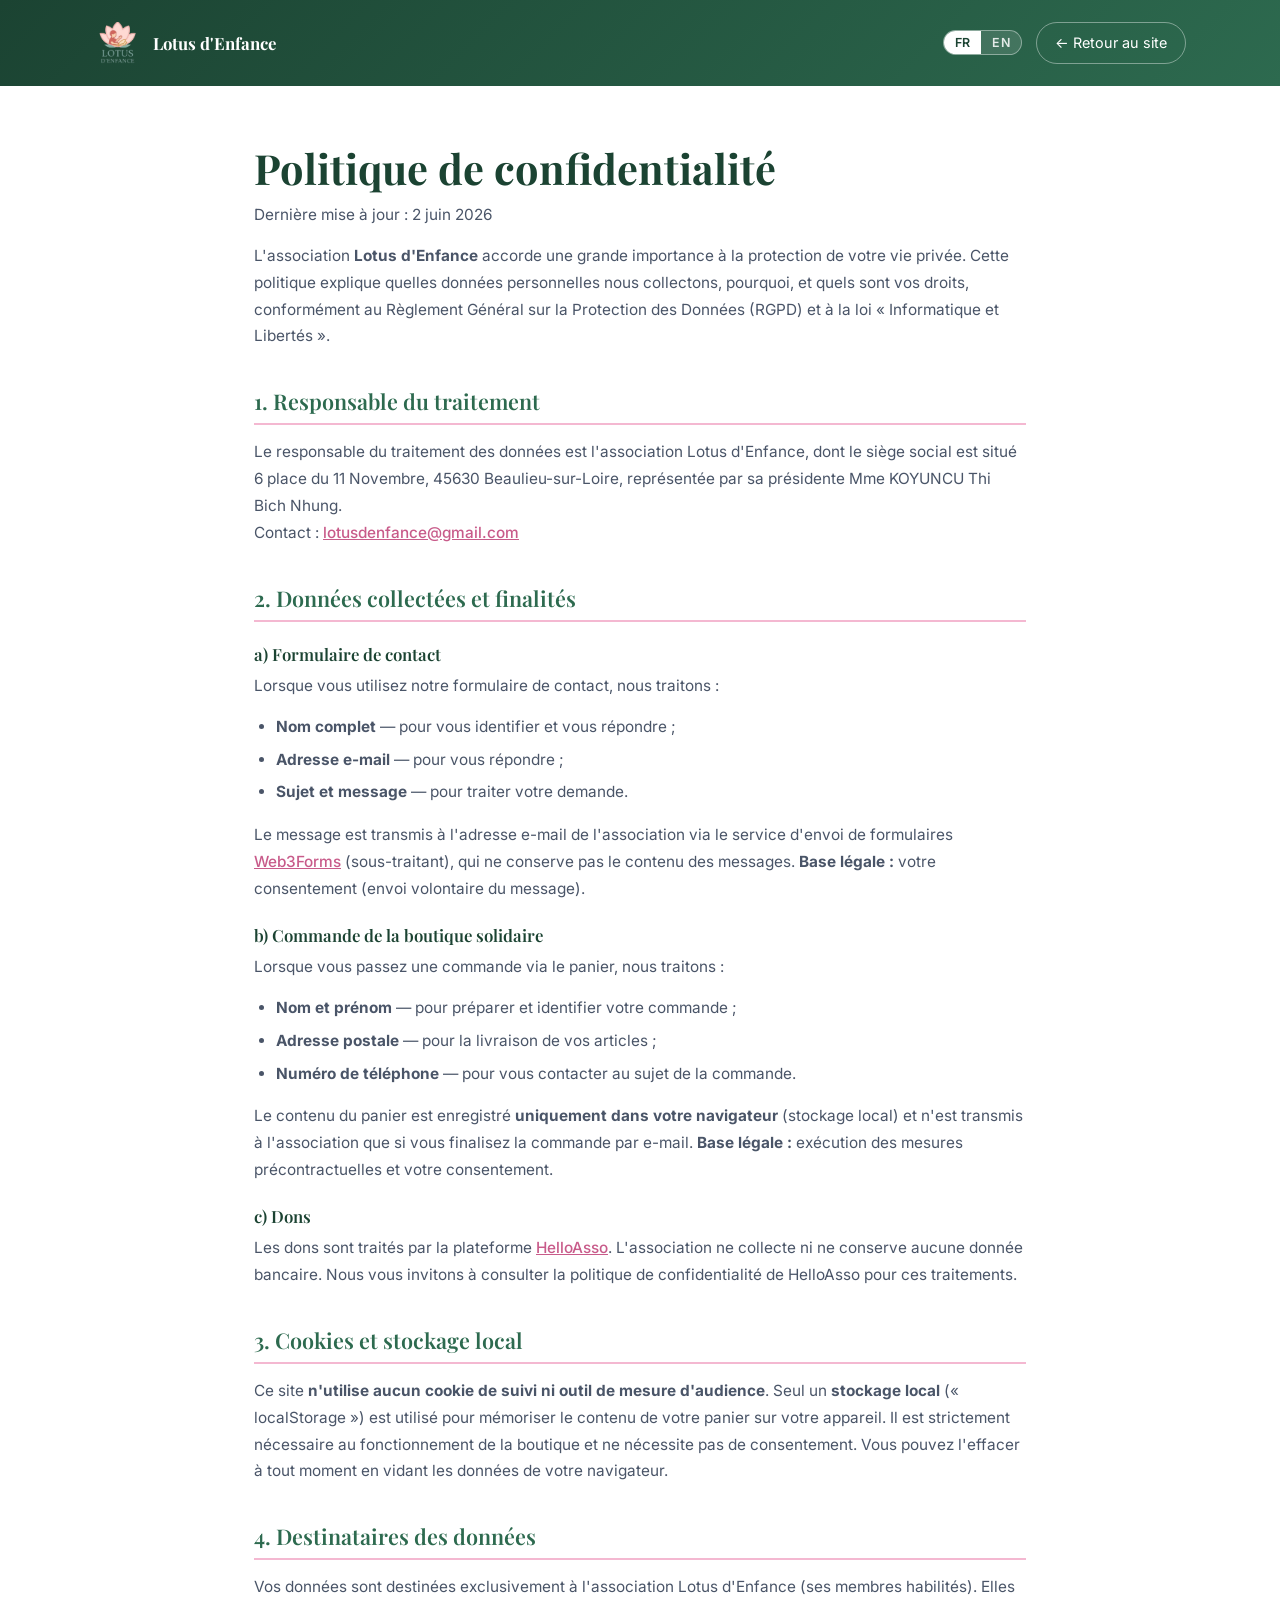
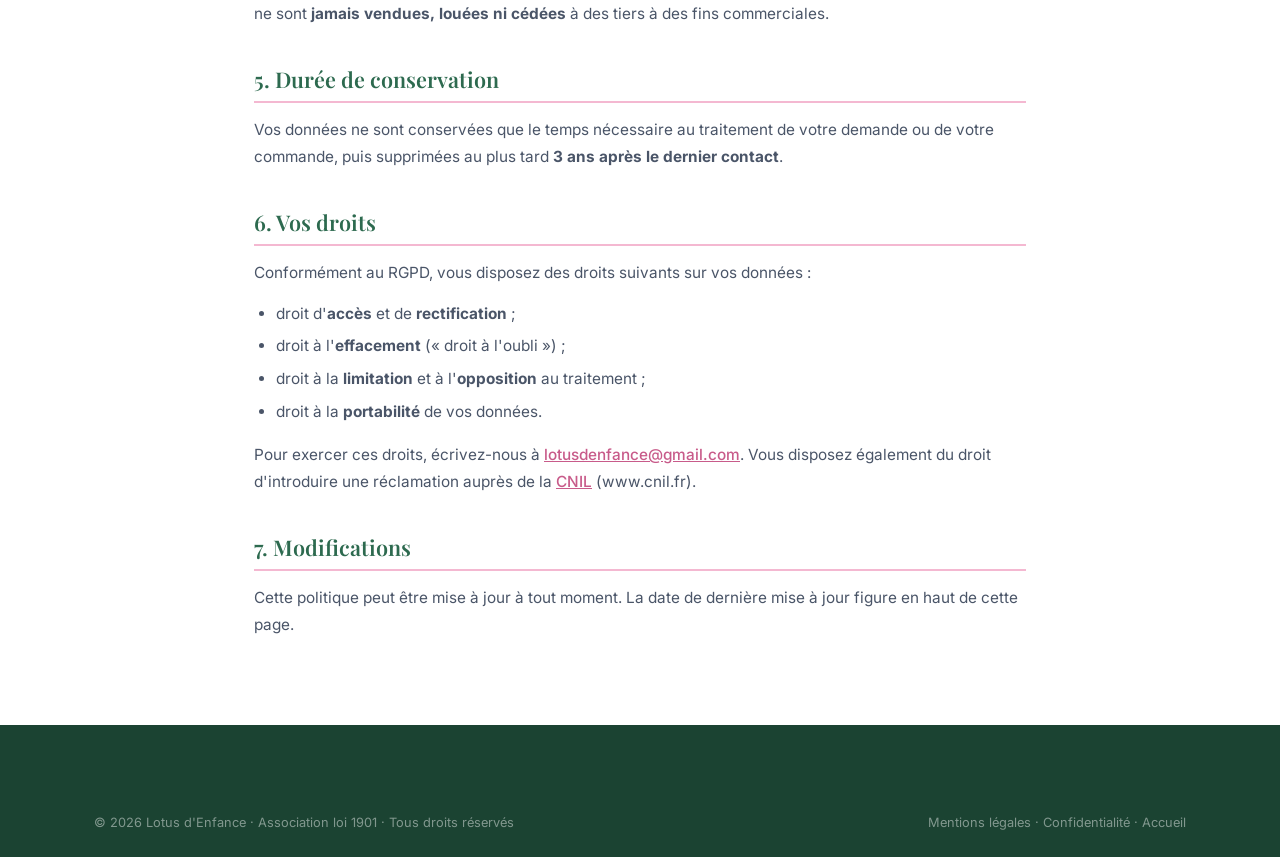
<file: confidentialite.html>
<!DOCTYPE html>
<html lang="fr">
<head>
  <meta charset="UTF-8" />
  <meta name="viewport" content="width=device-width, initial-scale=1.0" />
  <title data-i18n="cf.title">Politique de confidentialité – Lotus d'Enfance</title>
  <meta name="description" content="Politique de confidentialité et protection des données personnelles de l'association Lotus d'Enfance (RGPD)." />
  <meta name="robots" content="index, follow" />
  <link rel="canonical" href="https://lotus-denfance.fr/confidentialite.html" />
  <link rel="icon" type="image/png" href="Photo_Lotus/Logo_Lotus.png" />
  <link rel="apple-touch-icon" href="Photo_Lotus/Logo_Lotus.png" />
  <link rel="stylesheet" href="style.css?v=7" />
  <link rel="preconnect" href="https://fonts.googleapis.com" />
  <link rel="preconnect" href="https://fonts.gstatic.com" crossorigin />
  <link href="https://fonts.googleapis.com/css2?family=Playfair+Display:wght@400;600;700&family=Inter:wght@300;400;500;600&display=swap" rel="stylesheet" />
  <script src="lang.js?v=2"></script>
</head>
<body>

  <header class="legal-header">
    <div class="container">
      <a href="index.html" class="legal-logo">
        <img src="Photo_Lotus/Logo_Lotus.png" alt="Lotus d'Enfance" />
        <span class="legal-logo-text">Lotus d'Enfance</span>
      </a>
      <div style="display:flex;align-items:center;gap:14px;">
        <div class="lang-switch on-dark" role="group" aria-label="Langue / Language">
          <button type="button" data-lang-btn="fr" onclick="setLang('fr')">FR</button>
          <button type="button" data-lang-btn="en" onclick="setLang('en')">EN</button>
        </div>
        <a href="index.html" class="legal-back" data-i18n="legal.back">← Retour au site</a>
      </div>
    </div>
  </header>

  <main class="legal-main">
    <h1 data-i18n="cf.title">Politique de confidentialité</h1>
    <p class="legal-updated" data-i18n="cf.updated">Dernière mise à jour : 2 juin 2026</p>

    <p data-i18n-html="cf.intro">
      L'association <strong>Lotus d'Enfance</strong> accorde une grande importance à la protection
      de votre vie privée. Cette politique explique quelles données personnelles nous collectons,
      pourquoi, et quels sont vos droits, conformément au Règlement Général sur la Protection des
      Données (RGPD) et à la loi « Informatique et Libertés ».
    </p>

    <h2 data-i18n="cf.s1">1. Responsable du traitement</h2>
    <p data-i18n-html="cf.s1.p">
      Le responsable du traitement des données est l'association Lotus d'Enfance,
      dont le siège social est situé 6 place du 11 Novembre, 45630 Beaulieu-sur-Loire,
      représentée par sa présidente Mme KOYUNCU Thi Bich Nhung.<br />
      Contact : <a href="mailto:lotusdenfance@gmail.com">lotusdenfance@gmail.com</a>
    </p>

    <h2 data-i18n="cf.s2">2. Données collectées et finalités</h2>

    <h3 data-i18n="cf.s2a">a) Formulaire de contact</h3>
    <p data-i18n="cf.s2a.p">Lorsque vous utilisez notre formulaire de contact, nous traitons :</p>
    <ul>
      <li data-i18n-html="cf.s2a.l1"><strong>Nom complet</strong> — pour vous identifier et vous répondre ;</li>
      <li data-i18n-html="cf.s2a.l2"><strong>Adresse e-mail</strong> — pour vous répondre ;</li>
      <li data-i18n-html="cf.s2a.l3"><strong>Sujet et message</strong> — pour traiter votre demande.</li>
    </ul>
    <p data-i18n-html="cf.s2a.note">
      Le message est transmis à l'adresse e-mail de l'association via le service d'envoi de formulaires
      <a href="https://web3forms.com/privacy" target="_blank" rel="noopener">Web3Forms</a> (sous-traitant),
      qui ne conserve pas le contenu des messages. <strong>Base légale :</strong> votre consentement (envoi volontaire du message).
    </p>

    <h3 data-i18n="cf.s2b">b) Commande de la boutique solidaire</h3>
    <p data-i18n="cf.s2b.p">Lorsque vous passez une commande via le panier, nous traitons :</p>
    <ul>
      <li data-i18n-html="cf.s2b.l1"><strong>Nom et prénom</strong> — pour préparer et identifier votre commande ;</li>
      <li data-i18n-html="cf.s2b.l2"><strong>Adresse postale</strong> — pour la livraison de vos articles ;</li>
      <li data-i18n-html="cf.s2b.l3"><strong>Numéro de téléphone</strong> — pour vous contacter au sujet de la commande.</li>
    </ul>
    <p data-i18n-html="cf.s2b.note">
      Le contenu du panier est enregistré <strong>uniquement dans votre navigateur</strong> (stockage local)
      et n'est transmis à l'association que si vous finalisez la commande par e-mail.
      <strong>Base légale :</strong> exécution des mesures précontractuelles et votre consentement.
    </p>

    <h3 data-i18n="cf.s2c">c) Dons</h3>
    <p data-i18n-html="cf.s2c.p">
      Les dons sont traités par la plateforme <a href="https://www.helloasso.com/associations/lotus-d-enfance/formulaires/2" target="_blank" rel="noopener">HelloAsso</a>.
      L'association ne collecte ni ne conserve aucune donnée bancaire. Nous vous invitons à consulter
      la politique de confidentialité de HelloAsso pour ces traitements.
    </p>

    <h2 data-i18n="cf.s3">3. Cookies et stockage local</h2>
    <p data-i18n-html="cf.s3.p">
      Ce site <strong>n'utilise aucun cookie de suivi ni outil de mesure d'audience</strong>.
      Seul un <strong>stockage local</strong> (« localStorage ») est utilisé pour mémoriser le contenu
      de votre panier sur votre appareil. Il est strictement nécessaire au fonctionnement de la boutique
      et ne nécessite pas de consentement. Vous pouvez l'effacer à tout moment en vidant les données
      de votre navigateur.
    </p>

    <h2 data-i18n="cf.s4">4. Destinataires des données</h2>
    <p data-i18n-html="cf.s4.p">
      Vos données sont destinées exclusivement à l'association Lotus d'Enfance (ses membres habilités).
      Elles ne sont <strong>jamais vendues, louées ni cédées</strong> à des tiers à des fins commerciales.
    </p>

    <h2 data-i18n="cf.s5">5. Durée de conservation</h2>
    <p data-i18n-html="cf.s5.p">
      Vos données ne sont conservées que le temps nécessaire au traitement de votre demande ou de votre
      commande, puis supprimées au plus tard <strong>3 ans après le dernier contact</strong>.
    </p>

    <h2 data-i18n="cf.s6">6. Vos droits</h2>
    <p data-i18n="cf.s6.p">Conformément au RGPD, vous disposez des droits suivants sur vos données :</p>
    <ul>
      <li data-i18n-html="cf.s6.l1">droit d'<strong>accès</strong> et de <strong>rectification</strong> ;</li>
      <li data-i18n-html="cf.s6.l2">droit à l'<strong>effacement</strong> (« droit à l'oubli ») ;</li>
      <li data-i18n-html="cf.s6.l3">droit à la <strong>limitation</strong> et à l'<strong>opposition</strong> au traitement ;</li>
      <li data-i18n-html="cf.s6.l4">droit à la <strong>portabilité</strong> de vos données.</li>
    </ul>
    <p data-i18n-html="cf.s6.note">
      Pour exercer ces droits, écrivez-nous à <a href="mailto:lotusdenfance@gmail.com">lotusdenfance@gmail.com</a>.
      Vous disposez également du droit d'introduire une réclamation auprès de la
      <a href="https://www.cnil.fr" target="_blank" rel="noopener">CNIL</a> (www.cnil.fr).
    </p>

    <h2 data-i18n="cf.s7">7. Modifications</h2>
    <p data-i18n="cf.s7.p">
      Cette politique peut être mise à jour à tout moment. La date de dernière mise à jour figure
      en haut de cette page.
    </p>
  </main>

  <footer class="footer">
    <div class="container">
      <div class="footer-bottom" style="border-top:none;">
        <p data-i18n="footer.bottom.rights">© 2026 Lotus d'Enfance · Association loi 1901 · Tous droits réservés</p>
        <p><a href="mentions-legales.html" data-i18n="footer.bottom.legal">Mentions légales</a> · <a href="confidentialite.html" data-i18n="footer.bottom.privacy">Confidentialité</a> · <a href="index.html" data-i18n="footer.nav.home">Accueil</a></p>
      </div>
    </div>
  </footer>

</body>
</html>
</file>
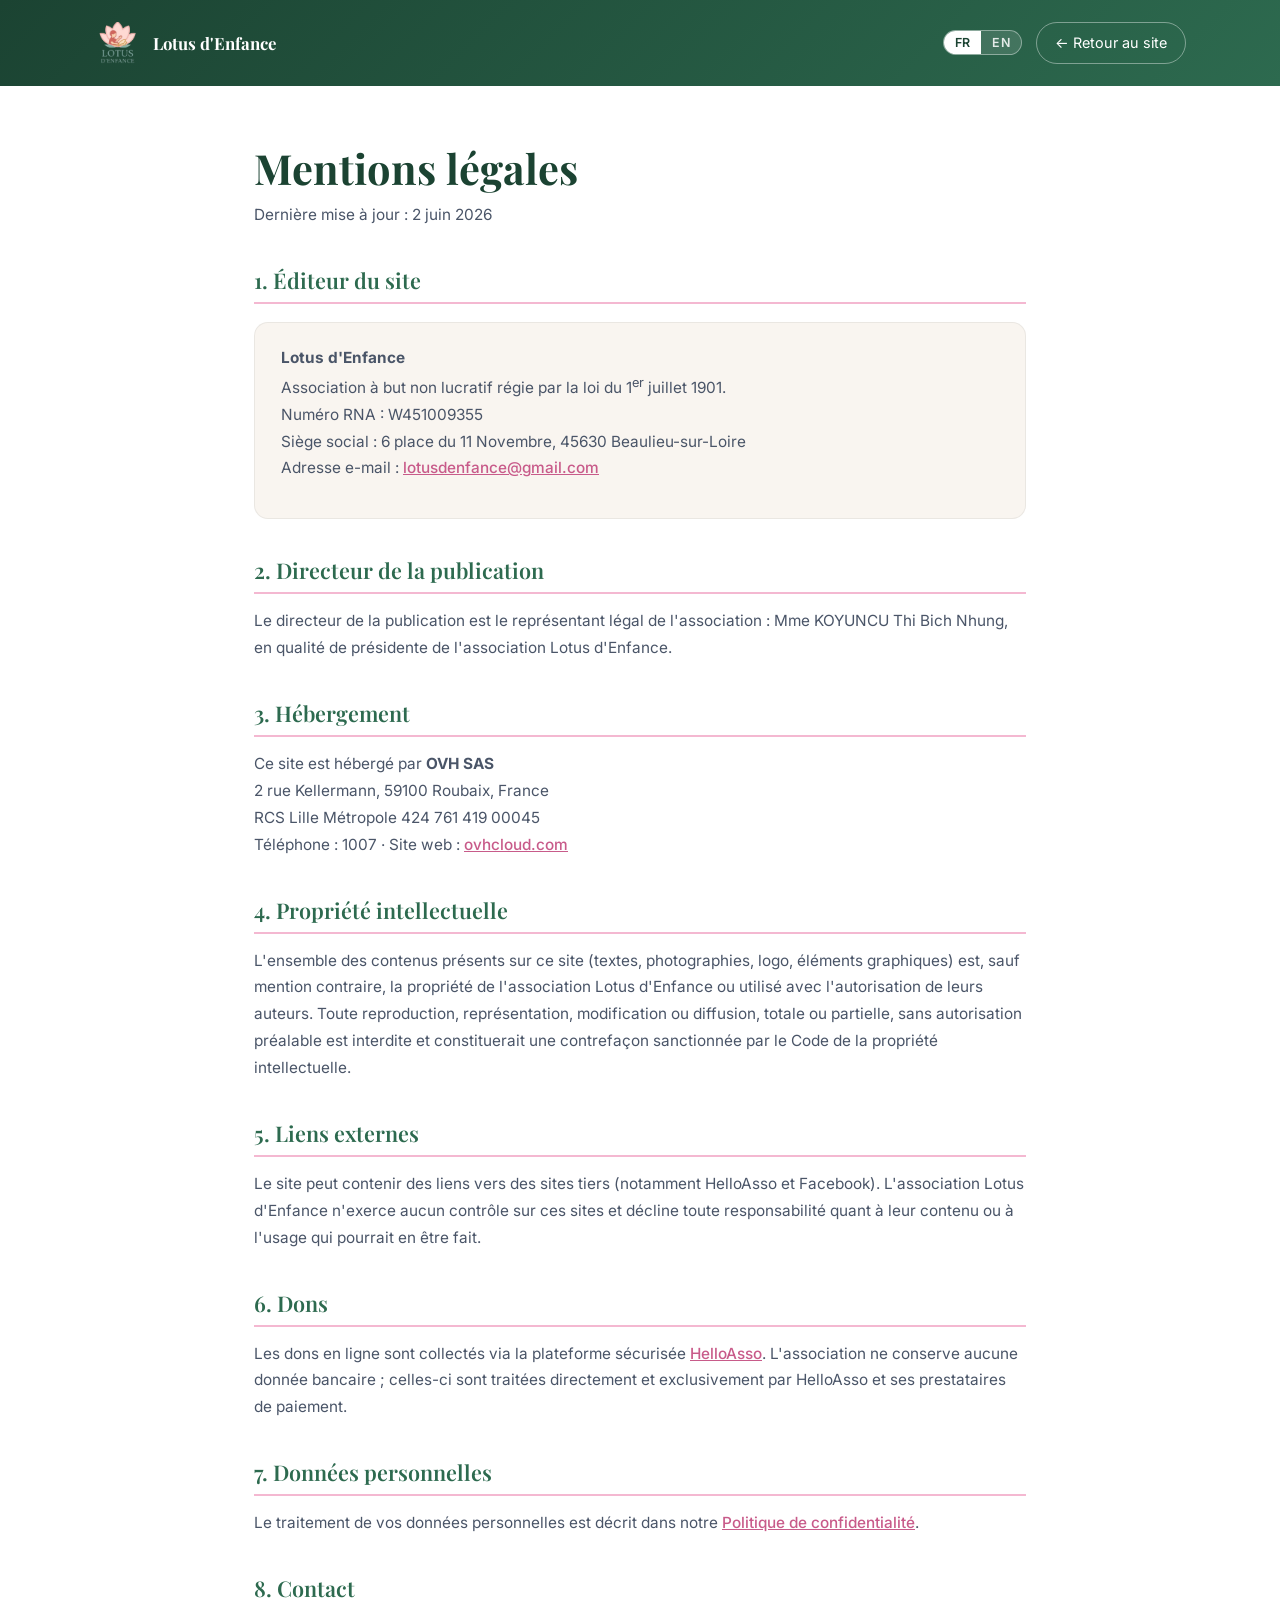
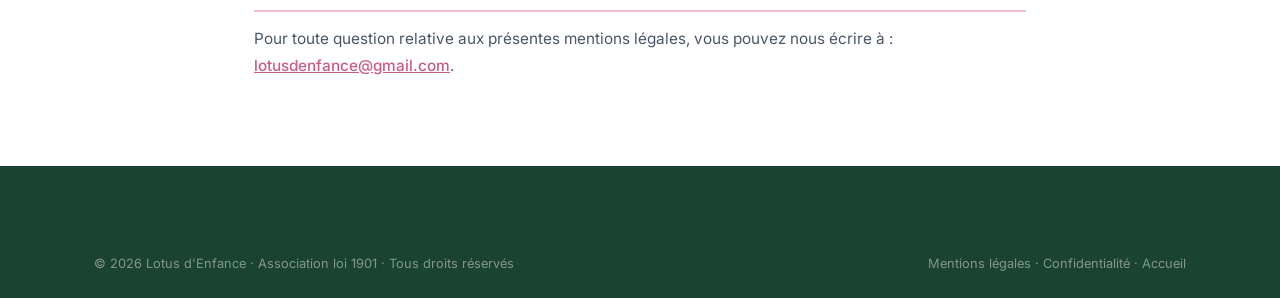
<file: mentions-legales.html>
<!DOCTYPE html>
<html lang="fr">
<head>
  <meta charset="UTF-8" />
  <meta name="viewport" content="width=device-width, initial-scale=1.0" />
  <title data-i18n="ml.title">Mentions légales – Lotus d'Enfance</title>
  <meta name="description" content="Mentions légales de l'association Lotus d'Enfance, association loi 1901 humanitaire pour les enfants du Vietnam." />
  <meta name="robots" content="index, follow" />
  <link rel="canonical" href="https://lotus-denfance.fr/mentions-legales.html" />
  <link rel="icon" type="image/png" href="Photo_Lotus/Logo_Lotus.png" />
  <link rel="apple-touch-icon" href="Photo_Lotus/Logo_Lotus.png" />
  <link rel="stylesheet" href="style.css?v=7" />
  <link rel="preconnect" href="https://fonts.googleapis.com" />
  <link rel="preconnect" href="https://fonts.gstatic.com" crossorigin />
  <link href="https://fonts.googleapis.com/css2?family=Playfair+Display:wght@400;600;700&family=Inter:wght@300;400;500;600&display=swap" rel="stylesheet" />
  <script src="lang.js?v=2"></script>
</head>
<body>

  <header class="legal-header">
    <div class="container">
      <a href="index.html" class="legal-logo">
        <img src="Photo_Lotus/Logo_Lotus.png" alt="Lotus d'Enfance" />
        <span class="legal-logo-text">Lotus d'Enfance</span>
      </a>
      <div style="display:flex;align-items:center;gap:14px;">
        <div class="lang-switch on-dark" role="group" aria-label="Langue / Language">
          <button type="button" data-lang-btn="fr" onclick="setLang('fr')">FR</button>
          <button type="button" data-lang-btn="en" onclick="setLang('en')">EN</button>
        </div>
        <a href="index.html" class="legal-back" data-i18n="legal.back">← Retour au site</a>
      </div>
    </div>
  </header>

  <main class="legal-main">
    <h1 data-i18n="ml.title">Mentions légales</h1>
    <p class="legal-updated" data-i18n="ml.updated">Dernière mise à jour : 2 juin 2026</p>

    <h2 data-i18n="ml.s1">1. Éditeur du site</h2>
    <div class="legal-card">
      <p data-i18n-html="ml.editor">
        <strong>Lotus d'Enfance</strong><br />
        Association à but non lucratif régie par la loi du 1<sup>er</sup> juillet 1901.<br />
        Numéro RNA : W451009355<br />
        Siège social : 6 place du 11 Novembre, 45630 Beaulieu-sur-Loire<br />
        Adresse e-mail : <a href="mailto:lotusdenfance@gmail.com">lotusdenfance@gmail.com</a>
      </p>
    </div>

    <h2 data-i18n="ml.s2">2. Directeur de la publication</h2>
    <p data-i18n="ml.s2.p">
      Le directeur de la publication est le représentant légal de l'association :
      Mme KOYUNCU Thi Bich Nhung,
      en qualité de présidente de l'association Lotus d'Enfance.
    </p>

    <h2 data-i18n="ml.s3">3. Hébergement</h2>
    <p data-i18n-html="ml.s3.p">
      Ce site est hébergé par <strong>OVH SAS</strong><br />
      2 rue Kellermann, 59100 Roubaix, France<br />
      RCS Lille Métropole 424 761 419 00045<br />
      Téléphone : 1007 · Site web : <a href="https://www.ovhcloud.com" target="_blank" rel="noopener">ovhcloud.com</a>
    </p>

    <h2 data-i18n="ml.s4">4. Propriété intellectuelle</h2>
    <p data-i18n="ml.s4.p">
      L'ensemble des contenus présents sur ce site (textes, photographies, logo, éléments graphiques)
      est, sauf mention contraire, la propriété de l'association Lotus d'Enfance ou utilisé avec
      l'autorisation de leurs auteurs. Toute reproduction, représentation, modification ou diffusion,
      totale ou partielle, sans autorisation préalable est interdite et constituerait une contrefaçon
      sanctionnée par le Code de la propriété intellectuelle.
    </p>

    <h2 data-i18n="ml.s5">5. Liens externes</h2>
    <p data-i18n="ml.s5.p">
      Le site peut contenir des liens vers des sites tiers (notamment HelloAsso et Facebook).
      L'association Lotus d'Enfance n'exerce aucun contrôle sur ces sites et décline toute
      responsabilité quant à leur contenu ou à l'usage qui pourrait en être fait.
    </p>

    <h2 data-i18n="ml.s6">6. Dons</h2>
    <p data-i18n-html="ml.s6.p">
      Les dons en ligne sont collectés via la plateforme sécurisée
      <a href="https://www.helloasso.com/associations/lotus-d-enfance/formulaires/2" target="_blank" rel="noopener">HelloAsso</a>.
      L'association ne conserve aucune donnée bancaire ; celles-ci sont traitées directement et
      exclusivement par HelloAsso et ses prestataires de paiement.
    </p>

    <h2 data-i18n="ml.s7">7. Données personnelles</h2>
    <p data-i18n-html="ml.s7.p">
      Le traitement de vos données personnelles est décrit dans notre
      <a href="confidentialite.html">Politique de confidentialité</a>.
    </p>

    <h2 data-i18n="ml.s8">8. Contact</h2>
    <p data-i18n-html="ml.s8.p">
      Pour toute question relative aux présentes mentions légales, vous pouvez nous écrire à :
      <a href="mailto:lotusdenfance@gmail.com">lotusdenfance@gmail.com</a>.
    </p>
  </main>

  <footer class="footer">
    <div class="container">
      <div class="footer-bottom" style="border-top:none;">
        <p data-i18n="footer.bottom.rights">© 2026 Lotus d'Enfance · Association loi 1901 · Tous droits réservés</p>
        <p><a href="mentions-legales.html" data-i18n="footer.bottom.legal">Mentions légales</a> · <a href="confidentialite.html" data-i18n="footer.bottom.privacy">Confidentialité</a> · <a href="index.html" data-i18n="footer.nav.home">Accueil</a></p>
      </div>
    </div>
  </footer>

</body>
</html>
</file>
<file: style.css>
/* ===== VARIABLES ===== */
:root {
  --green-dark:   #1B4332;
  --green:        #2D6A4F;
  --green-light:  #52B788;
  --pink:         #C85B8A;
  --pink-light:   #F4B8D1;
  --gold:         #E09F3E;
  --cream:        #FFF8F0;
  --bg-light:     #F9F5F0;
  --text-dark:    #1A2E2A;
  --text-mid:     #4A5568;
  --text-light:   #718096;
  --white:        #FFFFFF;
  --shadow-sm:    0 2px 8px rgba(0,0,0,.07);
  --shadow-md:    0 8px 24px rgba(0,0,0,.10);
  --shadow-lg:    0 20px 48px rgba(0,0,0,.14);
  --radius:       14px;
  --radius-lg:    24px;
  --transition:   .3s cubic-bezier(.4,0,.2,1);

  /* ── Boutique CTA buttons ── */
  --btn-bq-radius:      50px;
  --btn-bq-padding:     15px 34px;
  --btn-bq-font-size:   .95rem;
  --btn-bq-font-weight: 600;
  --btn-bq-gap:         10px;
  --btn-bq-transition:  .25s cubic-bezier(.4,0,.2,1);
  --btn-bq-primary-bg:  #C85B8A;
  --btn-bq-primary-hover: #b04d7a;
  --btn-bq-outline-border: rgba(255,255,255,.55);
  --btn-bq-outline-hover-bg: rgba(255,255,255,.12);
}

/* ===== RESET ===== */
*, *::before, *::after { box-sizing: border-box; margin: 0; padding: 0; }
html { scroll-behavior: smooth; font-size: 16px; }
body {
  font-family: 'Inter', system-ui, sans-serif;
  color: var(--text-dark);
  background: var(--white);
  line-height: 1.6;
  overflow-x: hidden;
}
img { max-width: 100%; display: block; }
a { text-decoration: none; color: inherit; }
ul { list-style: none; }

/* ===== CONTAINER ===== */
.container {
  max-width: 1140px;
  margin: 0 auto;
  padding: 0 24px;
}

/* ===== TYPOGRAPHY ===== */
h1, h2, h3 { font-family: 'Playfair Display', Georgia, serif; line-height: 1.25; }
h1 { font-size: clamp(2rem, 5vw, 3.4rem); font-weight: 700; }
h2 { font-size: clamp(1.6rem, 4vw, 2.4rem); font-weight: 600; }
h3 { font-size: 1.2rem; font-weight: 600; }
em { color: var(--pink); font-style: normal; }

/* ===== BUTTONS ===== */
.btn-primary, .btn-secondary, .btn-outline, .btn-don, .btn-donate {
  display: inline-flex;
  align-items: center;
  gap: 8px;
  padding: 14px 28px;
  border-radius: 50px;
  font-weight: 600;
  font-size: .95rem;
  transition: var(--transition);
  cursor: pointer;
  border: none;
}
.btn-primary {
  background: var(--pink);
  color: var(--white);
  box-shadow: 0 4px 16px rgba(200,91,138,.35);
}
.btn-primary:hover { background: #b04d7a; transform: translateY(-2px); box-shadow: 0 8px 24px rgba(200,91,138,.45); }
.btn-green {
  background: var(--green);
  color: var(--white);
  box-shadow: 0 4px 16px rgba(45,106,79,.35);
}
.btn-green:hover { background: var(--green-dark); transform: translateY(-2px); box-shadow: 0 8px 24px rgba(45,106,79,.45); }
.btn-secondary {
  background: rgba(255,255,255,.15);
  color: var(--white);
  border: 2px solid rgba(255,255,255,.6);
  backdrop-filter: blur(4px);
}
.btn-secondary:hover { background: rgba(255,255,255,.25); transform: translateY(-2px); }
.btn-outline {
  background: transparent;
  color: var(--green);
  border: 2px solid var(--green);
}
.btn-outline:hover { background: var(--green); color: var(--white); transform: translateY(-2px); }
.btn-don {
  background: var(--pink);
  color: var(--white);
  padding: 10px 22px;
  font-size: .88rem;
  box-shadow: 0 3px 12px rgba(200,91,138,.3);
}
.btn-don:hover { background: #b04d7a; transform: translateY(-1px); }
.btn-donate {
  background: var(--pink);
  color: var(--white);
  width: 100%;
  justify-content: center;
  font-size: 1.05rem;
  padding: 16px;
  box-shadow: 0 4px 16px rgba(200,91,138,.35);
}
.btn-donate:hover { background: #b04d7a; transform: translateY(-2px); }
.btn-full { width: 100%; justify-content: center; }

/* ===== SECTION HEADER ===== */
.section-header {
  text-align: center;
  margin-bottom: 56px;
}
.section-header p { color: var(--text-mid); margin-top: 12px; font-size: 1.05rem; max-width: 580px; margin-left: auto; margin-right: auto; }
.section-header.light h2, .section-header.light p { color: var(--white); }
.section-badge {
  display: inline-block;
  background: var(--pink-light);
  color: var(--pink);
  padding: 5px 16px;
  border-radius: 50px;
  font-size: .8rem;
  font-weight: 600;
  letter-spacing: .06em;
  text-transform: uppercase;
  margin-bottom: 14px;
}
.section-badge.light { background: rgba(255,255,255,.2); color: var(--white); }

/* ===== NAV ===== */
#header {
  position: fixed;
  top: 0; left: 0; right: 0;
  z-index: 1000;
  transition: var(--transition);
}
#header.scrolled {
  background: rgba(255,255,255,.97);
  backdrop-filter: blur(16px);
  box-shadow: 0 1px 0 rgba(0,0,0,.08), var(--shadow-sm);
}
.nav-container {
  max-width: 1200px;
  margin: 0 auto;
  padding: 0 32px;
  height: 70px;
  display: flex;
  align-items: center;
  justify-content: space-between;
  gap: 16px;
}

/* Logo */
.logo {
  display: flex;
  align-items: center;
  gap: 10px;
  flex-shrink: 0;
  text-decoration: none;
}
.logo-img {
  height: 44px;
  width: auto;
  object-fit: contain;
  filter: brightness(0) invert(1);
  transition: var(--transition);
}
#header.scrolled .logo-img { filter: none; }
.logo-text { display: flex; flex-direction: column; }
.logo-main {
  font-family: 'Playfair Display', serif;
  font-weight: 700;
  font-size: 1rem;
  color: var(--white);
  transition: var(--transition);
  white-space: nowrap;
}
.logo-sub {
  font-size: .62rem;
  color: rgba(255,255,255,.7);
  letter-spacing: .05em;
  text-transform: uppercase;
  transition: var(--transition);
}
#header.scrolled .logo-main { color: var(--green-dark); }
#header.scrolled .logo-sub  { color: var(--text-light); }

/* Nav list */
.nav-links {
  display: flex;
  align-items: center;
  gap: 2px;
  list-style: none;
}

/* Nav links with active underline */
.nav-links > li > a,
.nav-dropdown-toggle {
  position: relative;
  display: inline-flex;
  align-items: center;
  gap: 4px;
  padding: 8px 12px;
  border-radius: 8px;
  font-size: .88rem;
  font-weight: 500;
  color: rgba(255,255,255,.88);
  background: none;
  border: none;
  cursor: pointer;
  transition: var(--transition);
  white-space: nowrap;
  font-family: 'Inter', sans-serif;
}
.nav-links > li > a::after,
.nav-dropdown-toggle::after {
  content: '';
  position: absolute;
  bottom: 2px; left: 50%; right: 50%;
  height: 2px;
  background: var(--pink-light);
  border-radius: 2px;
  transition: left .25s ease, right .25s ease;
}
.nav-links > li > a:hover,
.nav-dropdown-toggle:hover {
  color: var(--white);
  background: rgba(255,255,255,.1);
}
.nav-links > li > a:hover::after,
.nav-dropdown-toggle:hover::after,
.nav-links > li > a.active::after {
  left: 12px; right: 12px;
}
.nav-links > li > a.active { color: var(--white); }

/* Scrolled state */
#header.scrolled .nav-links > li > a,
#header.scrolled .nav-dropdown-toggle { color: var(--text-mid); }
#header.scrolled .nav-links > li > a:hover,
#header.scrolled .nav-dropdown-toggle:hover {
  color: var(--green-dark);
  background: var(--bg-light);
}
#header.scrolled .nav-links > li > a.active { color: var(--green-dark); font-weight: 600; }
#header.scrolled .nav-links > li > a::after,
#header.scrolled .nav-dropdown-toggle::after { background: var(--green); }

/* Dropdown */
.nav-has-dropdown { position: relative; }
.nav-arrow { font-size: .65rem; transition: transform .2s; }
.nav-has-dropdown.open .nav-arrow { transform: rotate(180deg); }
.nav-dropdown {
  display: none;
  position: absolute;
  top: calc(100% + 8px);
  left: 50%;
  transform: translateX(-50%);
  background: var(--white);
  border-radius: var(--radius);
  box-shadow: 0 8px 32px rgba(0,0,0,.14);
  border: 1px solid rgba(0,0,0,.06);
  min-width: 200px;
  padding: 8px;
  z-index: 100;
  list-style: none;
}
.nav-dropdown::before {
  content: '';
  position: absolute;
  top: -6px; left: 50%;
  transform: translateX(-50%);
  width: 12px; height: 12px;
  background: var(--white);
  border-left: 1px solid rgba(0,0,0,.06);
  border-top: 1px solid rgba(0,0,0,.06);
  transform: translateX(-50%) rotate(45deg);
}
.nav-has-dropdown.open .nav-dropdown { display: block; animation: dropIn .2s ease; }
@keyframes dropIn {
  from { opacity: 0; transform: translateX(-50%) translateY(-6px); }
  to   { opacity: 1; transform: translateX(-50%) translateY(0); }
}
.nav-dropdown li a {
  display: flex;
  align-items: center;
  gap: 10px;
  padding: 10px 14px;
  border-radius: 8px;
  font-size: .88rem;
  font-weight: 500;
  color: var(--text-mid);
  transition: var(--transition);
  white-space: nowrap;
}
.nav-dropdown li a:hover {
  background: var(--bg-light);
  color: var(--green-dark);
  padding-left: 18px;
}

/* CTA button in nav */
.nav-cta { margin-left: 6px; }

/* Hamburger */
.nav-toggle {
  display: none;
  flex-direction: column;
  justify-content: center;
  gap: 5px;
  background: rgba(255,255,255,.15);
  border: 1px solid rgba(255,255,255,.3);
  border-radius: 8px;
  cursor: pointer;
  padding: 8px 10px;
  transition: var(--transition);
  position: relative;
  z-index: 1002;
}
.nav-toggle span {
  display: block;
  width: 22px;
  height: 2px;
  background: var(--white);
  border-radius: 2px;
  transition: var(--transition);
}
#header.scrolled .nav-toggle {
  background: var(--bg-light);
  border-color: #ddd;
}
#header.scrolled .nav-toggle span { background: var(--green-dark); }
.nav-toggle.open {
  background: rgba(255,255,255,.2);
  border-color: rgba(255,255,255,.4);
}
.nav-toggle.open span { background: var(--white) !important; }
.nav-toggle.open span:nth-child(1) { transform: translateY(7px) rotate(45deg); }
.nav-toggle.open span:nth-child(2) { opacity: 0; transform: scaleX(0); }
.nav-toggle.open span:nth-child(3) { transform: translateY(-7px) rotate(-45deg); }

/* ===== HERO ===== */
.hero {
  min-height: 100vh;
  display: flex;
  align-items: center;
  position: relative;
  background: linear-gradient(135deg, var(--green-dark) 0%, var(--green) 50%, #40916C 100%);
  overflow: hidden;
  padding: 100px 24px 60px;
  gap: 48px;
  max-width: 100%;
}
.hero::before {
  content: '';
  position: absolute;
  inset: 0;
  background:
    radial-gradient(ellipse at 20% 50%, rgba(200,91,138,.18) 0%, transparent 60%),
    radial-gradient(ellipse at 80% 20%, rgba(244,184,209,.12) 0%, transparent 50%);
}
.hero::after {
  content: '🌸';
  position: absolute;
  font-size: 32rem;
  opacity: .04;
  right: -80px;
  top: 50%;
  transform: translateY(-50%);
  pointer-events: none;
}
.hero-content {
  position: relative;
  z-index: 1;
  flex: 1;
  max-width: 640px;
  margin: 0 auto;
}
.hero-badge {
  display: inline-block;
  background: rgba(255,255,255,.15);
  border: 1px solid rgba(255,255,255,.3);
  color: rgba(255,255,255,.9);
  padding: 6px 16px;
  border-radius: 50px;
  font-size: .8rem;
  font-weight: 500;
  letter-spacing: .04em;
  margin-bottom: 24px;
  backdrop-filter: blur(4px);
}
.hero h1 { color: var(--white); margin-bottom: 20px; }
.hero-desc { color: rgba(255,255,255,.85); font-size: 1.1rem; margin-bottom: 36px; max-width: 520px; }
.hero-actions { display: flex; flex-wrap: wrap; gap: 14px; }
.hero-visual {
  position: relative;
  z-index: 1;
  flex-shrink: 0;
  width: 340px;
  margin: 0 auto;
}
.hero-card {
  background: rgba(255,255,255,.12);
  backdrop-filter: blur(16px);
  border: 1px solid rgba(255,255,255,.2);
  border-radius: var(--radius-lg);
  padding: 32px;
  text-align: center;
}
.hero-card-icon { font-size: 3rem; margin-bottom: 16px; }
.hero-card-quote { color: rgba(255,255,255,.9); font-style: italic; font-size: 1rem; line-height: 1.7; margin-bottom: 16px; }
.hero-card-author { color: rgba(255,255,255,.65); font-size: .82rem; font-weight: 500; }

/* ===== STATS ===== */
.stats {
  background: var(--white);
  padding: 64px 0;
  box-shadow: var(--shadow-sm);
}
.stats-grid {
  display: grid;
  grid-template-columns: repeat(4, 1fr);
  gap: 32px;
}
.stat-card {
  text-align: center;
  padding: 32px 16px;
  border-radius: var(--radius);
  transition: var(--transition);
}
.stat-card:hover { transform: translateY(-4px); }
.stat-icon { font-size: 2.2rem; margin-bottom: 12px; }
.stat-number {
  font-family: 'Playfair Display', serif;
  font-size: 3rem;
  font-weight: 700;
  color: var(--green);
  line-height: 1;
  margin-bottom: 8px;
}
.stat-label { color: var(--text-mid); font-size: .88rem; font-weight: 500; }

/* ===== ABOUT ===== */
.about {
  padding: 96px 0;
  background: var(--bg-light);
}
.about-grid {
  display: grid;
  grid-template-columns: 1fr 360px;
  gap: 64px;
  align-items: start;
}
.about-text p { color: var(--text-mid); margin-bottom: 18px; font-size: 1.02rem; }
.about-text strong { color: var(--text-dark); }
.about-text em { color: var(--pink); font-style: italic; }
.about-values { margin-top: 36px; display: flex; flex-direction: column; gap: 20px; }
.value-item {
  display: flex;
  align-items: flex-start;
  gap: 16px;
  padding: 20px;
  background: var(--white);
  border-radius: var(--radius);
  box-shadow: var(--shadow-sm);
  transition: var(--transition);
}
.value-item:hover { box-shadow: var(--shadow-md); transform: translateX(4px); }
.value-icon { font-size: 1.6rem; flex-shrink: 0; }
.value-item strong { color: var(--green-dark); display: block; margin-bottom: 4px; }
.value-item p { color: var(--text-mid); font-size: .9rem; margin: 0; }
.portrait-card {
  background: var(--white);
  border-radius: var(--radius-lg);
  padding: 36px 28px;
  text-align: center;
  box-shadow: var(--shadow-md);
  position: sticky;
  top: 90px;
}
.portrait-avatar {
  display: flex;
  justify-content: center;
  align-items: center;
  width: 100%;
  text-align: center;
  margin-bottom: 20px;
}
.avatar-photo {
  display: block;
  width: 96px;
  height: 96px;
  border-radius: 50%;
  object-fit: cover;
  object-position: top center;
  border: 3px solid var(--pink-light);
  box-shadow: 0 4px 16px rgba(200,91,138,.25);
  margin: 0 auto;
}
.avatar-placeholder {
  width: 96px;
  height: 96px;
  border-radius: 50%;
  background: linear-gradient(135deg, var(--pink) 0%, var(--pink-light) 100%);
  display: flex;
  align-items: center;
  justify-content: center;
  font-family: 'Playfair Display', serif;
  font-size: 1.6rem;
  font-weight: 700;
  color: var(--white);
  margin: 0 auto 20px;
  box-shadow: 0 8px 24px rgba(200,91,138,.3);
}
.portrait-card h3 { color: var(--green-dark); margin-bottom: 4px; }
.portrait-role {
  display: inline-block;
  color: var(--pink);
  font-size: .82rem;
  font-weight: 600;
  margin-bottom: 16px;
  letter-spacing: .04em;
}
.portrait-card p { color: var(--text-mid); font-size: .92rem; }

/* ===== ACTIONS ===== */
.actions {
  padding: 96px 0;
  background: linear-gradient(135deg, var(--green-dark) 0%, var(--green) 100%);
  position: relative;
  overflow: hidden;
}
.actions::before {
  content: '';
  position: absolute;
  inset: 0;
  background: radial-gradient(ellipse at 50% 0%, rgba(200,91,138,.15) 0%, transparent 60%);
}
.actions .container { position: relative; z-index: 1; }
.actions-grid {
  display: grid;
  grid-template-columns: repeat(3, 1fr);
  gap: 28px;
}
.action-card {
  background: rgba(255,255,255,.10);
  border: 1px solid rgba(255,255,255,.15);
  border-radius: var(--radius-lg);
  padding: 40px 32px;
  transition: var(--transition);
  backdrop-filter: blur(8px);
}
.action-card:hover { background: rgba(255,255,255,.17); transform: translateY(-6px); box-shadow: var(--shadow-lg); }
.action-card.featured {
  background: rgba(255,255,255,.18);
  border-color: rgba(255,255,255,.3);
  transform: scale(1.03);
}
.action-card.featured:hover { transform: scale(1.03) translateY(-6px); }
.action-icon { font-size: 2.6rem; margin-bottom: 20px; }
.action-card h3 { color: var(--white); margin-bottom: 14px; font-size: 1.25rem; }
.action-card p { color: rgba(255,255,255,.8); font-size: .94rem; margin-bottom: 20px; }
.action-list { margin-top: 16px; }
.action-list li {
  color: rgba(255,255,255,.75);
  font-size: .88rem;
  padding: 6px 0;
  border-bottom: 1px solid rgba(255,255,255,.1);
  padding-left: 18px;
  position: relative;
}
.action-list li::before { content: '✓'; position: absolute; left: 0; color: var(--pink-light); font-weight: 700; }
.action-list li:last-child { border-bottom: none; }
.actions-cta {
  text-align: center;
  margin-top: 56px;
}
.actions-cta p { color: rgba(255,255,255,.8); margin-bottom: 20px; font-size: 1.05rem; }

/* ===== HOW IT WORKS ===== */
.how-it-works { padding: 96px 0; background: var(--white); }
.steps-grid {
  display: flex;
  align-items: center;
  gap: 16px;
  flex-wrap: wrap;
  justify-content: center;
}
.step {
  flex: 1;
  min-width: 180px;
  max-width: 220px;
  text-align: center;
  padding: 32px 20px;
  background: var(--bg-light);
  border-radius: var(--radius-lg);
  transition: var(--transition);
}
.step:hover { box-shadow: var(--shadow-md); transform: translateY(-4px); }
.step-number {
  width: 52px;
  height: 52px;
  border-radius: 50%;
  background: linear-gradient(135deg, var(--green) 0%, var(--green-light) 100%);
  color: var(--white);
  display: flex;
  align-items: center;
  justify-content: center;
  font-family: 'Playfair Display', serif;
  font-size: 1.4rem;
  font-weight: 700;
  margin: 0 auto 16px;
  box-shadow: 0 4px 12px rgba(45,106,79,.3);
}
.step h3 { color: var(--green-dark); margin-bottom: 10px; font-size: 1rem; }
.step p { color: var(--text-mid); font-size: .88rem; }
.step-arrow {
  font-size: 1.6rem;
  color: var(--green-light);
  font-weight: 300;
  flex-shrink: 0;
}

/* ===== AGENDA ===== */
.agenda { padding: 96px 0; background: var(--bg-light); }
.events-grid { display: grid; grid-template-columns: repeat(2, 1fr); gap: 28px; margin-bottom: 56px; }
.event-card {
  display: flex;
  gap: 24px;
  background: var(--white);
  border-radius: var(--radius-lg);
  padding: 28px;
  box-shadow: var(--shadow-sm);
  transition: var(--transition);
  border-left: 4px solid var(--text-light);
}
.event-card:hover { box-shadow: var(--shadow-md); transform: translateY(-3px); }
.event-card.upcoming { border-left-color: var(--green); }
.event-card.past { border-left-color: var(--text-light); opacity: .85; }
.event-date {
  flex-shrink: 0;
  text-align: center;
  width: 68px;
  background: var(--bg-light);
  border-radius: var(--radius);
  padding: 12px 8px;
  display: flex;
  flex-direction: column;
  align-items: center;
  justify-content: center;
}
.event-day { font-family: 'Playfair Display', serif; font-size: 1.8rem; font-weight: 700; color: var(--green-dark); line-height: 1; }
.event-month { font-size: .7rem; color: var(--text-mid); font-weight: 600; text-transform: uppercase; letter-spacing: .06em; margin-top: 4px; }
.event-tag {
  display: inline-block;
  padding: 3px 10px;
  border-radius: 50px;
  font-size: .72rem;
  font-weight: 600;
  background: var(--bg-light);
  color: var(--text-light);
  margin-bottom: 8px;
}
.upcoming-tag { background: rgba(82,183,136,.15); color: var(--green); }
.event-info h3 { color: var(--text-dark); margin-bottom: 8px; }
.event-info p { color: var(--text-mid); font-size: .92rem; }
.event-link { display: inline-block; margin-top: 12px; color: var(--green); font-weight: 600; font-size: .88rem; transition: var(--transition); }
.event-link:hover { color: var(--pink); }
.news-section { text-align: center; padding: 40px; background: var(--white); border-radius: var(--radius-lg); box-shadow: var(--shadow-sm); }
.news-section h3 { color: var(--green-dark); margin-bottom: 12px; }
.news-section p { color: var(--text-mid); margin-bottom: 24px; }

/* ===== DONATE ===== */
.donate {
  padding: 96px 0;
  background: linear-gradient(135deg, var(--pink) 0%, #9B3070 100%);
  position: relative;
  overflow: hidden;
}
.donate::before {
  content: '❤';
  position: absolute;
  font-size: 28rem;
  opacity: .05;
  right: -60px;
  bottom: -60px;
  pointer-events: none;
}
.donate-inner {
  display: grid;
  grid-template-columns: 1fr 380px;
  gap: 64px;
  align-items: center;
  position: relative;
  z-index: 1;
}
.donate-text .section-badge { background: rgba(255,255,255,.2); color: var(--white); }
.donate-text h2 { color: var(--white); margin-bottom: 20px; }
.donate-text > p { color: rgba(255,255,255,.85); font-size: 1.05rem; margin-bottom: 28px; }
.donate-impact { display: flex; flex-direction: column; gap: 12px; }
.donate-impact li {
  color: rgba(255,255,255,.85);
  padding: 12px 16px;
  background: rgba(255,255,255,.12);
  border-radius: 10px;
  font-size: .92rem;
}
.donate-impact li strong { color: var(--white); }
.donate-card {
  background: var(--white);
  border-radius: var(--radius-lg);
  padding: 40px 32px;
  text-align: center;
  box-shadow: var(--shadow-lg);
}
.donate-icon { font-size: 3rem; margin-bottom: 16px; }
.donate-card h3 { color: var(--green-dark); margin-bottom: 8px; }
.donate-card > p { color: var(--text-mid); font-size: .88rem; margin-bottom: 24px; }
.donate-note { color: var(--text-light); font-size: .8rem; margin-top: 16px; line-height: 1.7; }

/* ===== CONTACT ===== */
.contact { padding: 96px 0; background: var(--white); }
.contact-grid { display: grid; grid-template-columns: 1fr 1.5fr; gap: 64px; align-items: start; }
.contact-info { display: flex; flex-direction: column; gap: 24px; }
.contact-item {
  display: flex;
  align-items: flex-start;
  gap: 16px;
  padding: 20px;
  background: var(--bg-light);
  border-radius: var(--radius);
  transition: var(--transition);
}
.contact-item:hover { box-shadow: var(--shadow-sm); transform: translateX(4px); }
.contact-icon { font-size: 1.5rem; flex-shrink: 0; }
.contact-item strong { display: block; color: var(--green-dark); margin-bottom: 4px; }
.contact-item p, .contact-item a { color: var(--text-mid); font-size: .92rem; }
.contact-item a:hover { color: var(--pink); }
.contact-form { display: flex; flex-direction: column; gap: 20px; }
.form-group { display: flex; flex-direction: column; gap: 6px; }
label { font-size: .88rem; font-weight: 600; color: var(--text-dark); }
input, select, textarea {
  padding: 12px 16px;
  border: 2px solid #E2E8F0;
  border-radius: 10px;
  font-size: .95rem;
  font-family: inherit;
  color: var(--text-dark);
  background: var(--white);
  transition: var(--transition);
  outline: none;
  resize: vertical;
}
input:focus, select:focus, textarea:focus { border-color: var(--green-light); box-shadow: 0 0 0 3px rgba(82,183,136,.15); }
.form-success {
  display: none;
  background: rgba(82,183,136,.12);
  border: 1px solid var(--green-light);
  color: var(--green-dark);
  padding: 14px 18px;
  border-radius: 10px;
  font-size: .92rem;
  font-weight: 500;
}

/* ===== PAGES LÉGALES / CONTENU ===== */
.legal-header {
  background: linear-gradient(135deg, var(--green-dark) 0%, var(--green) 100%);
  color: var(--white);
  padding: 22px 0;
}
.legal-header .container { display: flex; align-items: center; justify-content: space-between; gap: 16px; }
.legal-header a.legal-logo { display: flex; align-items: center; gap: 12px; color: var(--white); }
.legal-header img { height: 42px; width: auto; }
.legal-header .legal-logo-text { font-family: 'Playfair Display', serif; font-weight: 700; font-size: 1.05rem; }
.legal-header a.legal-back {
  font-size: .9rem; color: var(--white); border: 1px solid rgba(255,255,255,.4);
  padding: 8px 18px; border-radius: 50px; transition: var(--transition); white-space: nowrap;
}
.legal-header a.legal-back:hover { background: rgba(255,255,255,.15); }
.legal-main { max-width: 820px; margin: 0 auto; padding: 56px 24px 72px; }
.legal-main h1 { font-size: clamp(1.8rem, 4vw, 2.6rem); color: var(--green-dark); margin-bottom: 8px; }
.legal-updated { color: var(--text-light); font-size: .85rem; margin-bottom: 40px; }
.legal-main h2 {
  font-size: 1.35rem; color: var(--green); margin: 38px 0 14px;
  padding-bottom: 8px; border-bottom: 2px solid var(--pink-light);
}
.legal-main h3 { font-size: 1.05rem; color: var(--green-dark); margin: 22px 0 8px; }
.legal-main p, .legal-main li { color: var(--text-mid); font-size: .96rem; line-height: 1.75; }
.legal-main p { margin-bottom: 14px; }
.legal-main ul { list-style: disc; padding-left: 22px; margin-bottom: 16px; }
.legal-main li { margin-bottom: 6px; }
.legal-main a:not(.legal-back) { color: var(--pink); font-weight: 500; text-decoration: underline; }
.legal-main a:not(.legal-back):hover { color: var(--green); }
.legal-fill {
  background: #FFF3CD; color: #8A6D00; border: 1px dashed #E0B000;
  padding: 1px 7px; border-radius: 5px; font-weight: 600; font-size: .9em;
}
.legal-card {
  background: var(--bg-light); border: 1px solid rgba(0,0,0,.06);
  border-radius: var(--radius); padding: 22px 26px; margin: 18px 0;
}
.error-page {
  min-height: 70vh; display: flex; flex-direction: column;
  align-items: center; justify-content: center; text-align: center; padding: 60px 24px;
}
.error-page .error-code { font-family: 'Playfair Display', serif; font-size: clamp(4rem, 16vw, 8rem); color: var(--pink-light); line-height: 1; }
.error-page h1 { font-size: clamp(1.6rem, 4vw, 2.4rem); color: var(--green-dark); margin: 8px 0 14px; }
.error-page p { color: var(--text-mid); max-width: 440px; margin-bottom: 28px; }

/* ===== SÉLECTEUR DE LANGUE FR/EN ===== */
.lang-switch {
  display: inline-flex;
  align-items: center;
  border: 1px solid rgba(0,0,0,.15);
  border-radius: 50px;
  overflow: hidden;
  background: rgba(255,255,255,.6);
}
.lang-switch button {
  border: none;
  background: transparent;
  padding: 4px 11px;
  font-family: inherit;
  font-size: .78rem;
  font-weight: 600;
  letter-spacing: .03em;
  color: var(--text-mid);
  cursor: pointer;
  transition: var(--transition);
}
.lang-switch button:hover { color: var(--green); }
.lang-switch button.active { background: var(--green); color: #fff; }
/* Variante claire (en-têtes sombres : nav transparente, header légal) */
.lang-switch.on-dark { border-color: rgba(255,255,255,.4); background: rgba(255,255,255,.12); }
.lang-switch.on-dark button { color: rgba(255,255,255,.85); }
.lang-switch.on-dark button:hover { color: #fff; }
.lang-switch.on-dark button.active { background: #fff; color: var(--green-dark); }
.nav-lang { margin-left: 4px; }
@media (max-width: 980px) {
  .nav-lang { margin: 8px 0 0; }
}

/* ===== FOOTER ===== */
.footer { background: var(--green-dark); color: rgba(255,255,255,.8); padding: 64px 0 0; }
.footer-grid { display: grid; grid-template-columns: 1.5fr 1fr 1fr 1fr; gap: 48px; padding-bottom: 48px; }
.footer-logo { margin-bottom: 14px; }
.footer-logo-img { height: 56px; width: auto; object-fit: contain; }
.footer-brand p { font-size: .88rem; line-height: 1.7; }
.footer-social { margin-top: 20px; display: flex; gap: 12px; }
.footer-social a {
  width: 36px; height: 36px;
  background: rgba(255,255,255,.1);
  border-radius: 8px;
  display: flex; align-items: center; justify-content: center;
  color: rgba(255,255,255,.7);
  transition: var(--transition);
}
.footer-social a:hover { background: var(--pink); color: var(--white); }
.footer-links h4 { color: var(--white); font-size: .88rem; font-weight: 600; letter-spacing: .08em; text-transform: uppercase; margin-bottom: 20px; }
.footer-links ul { display: flex; flex-direction: column; gap: 10px; }
.footer-links a { font-size: .88rem; color: rgba(255,255,255,.65); transition: var(--transition); }
.footer-links a:hover { color: var(--pink-light); padding-left: 4px; }
.footer-bottom {
  border-top: 1px solid rgba(255,255,255,.1);
  padding: 24px 0;
  display: flex;
  justify-content: space-between;
  align-items: center;
  flex-wrap: wrap;
  gap: 8px;
}
.footer-bottom p { font-size: .8rem; color: rgba(255,255,255,.45); }

/* ===== FAB ===== */
.fab-don {
  position: fixed;
  bottom: 28px;
  right: 28px;
  width: 56px;
  height: 56px;
  background: var(--pink);
  color: var(--white);
  border-radius: 50%;
  display: flex;
  align-items: center;
  justify-content: center;
  font-size: 1.4rem;
  box-shadow: 0 6px 20px rgba(200,91,138,.5);
  z-index: 999;
  transition: var(--transition);
  opacity: 0;
  pointer-events: none;
}
.fab-don.visible { opacity: 1; pointer-events: all; }
.fab-don:hover { transform: scale(1.12); box-shadow: 0 10px 28px rgba(200,91,138,.6); }

/* ===== ANIMATIONS ===== */
.fade-in {
  opacity: 0;
  transform: translateY(24px);
  transition: opacity .6s ease, transform .6s ease;
}
.fade-in.visible { opacity: 1; transform: none; }

/* ===== COMMENT NOUS SOUTENIR ===== */
.soutenir { padding: 96px 0; background: var(--white); }
.soutenir-grid {
  display: grid;
  grid-template-columns: 1.2fr 1fr;
  gap: 32px;
  align-items: start;
}
.soutenir-card {
  background: var(--bg-light);
  border-radius: var(--radius-lg);
  padding: 36px 32px;
  height: 100%;
}
.soutenir-card.mini { padding: 28px 24px; background: var(--white); border: 1px solid #EEE; box-shadow: var(--shadow-sm); }
.soutenir-right { display: flex; flex-direction: column; gap: 24px; }
.soutenir-card-icon { font-size: 2.4rem; margin-bottom: 16px; }
.soutenir-card h3 { color: var(--green-dark); margin-bottom: 14px; font-size: 1.2rem; }
.soutenir-card p { color: var(--text-mid); font-size: .95rem; margin-bottom: 20px; }
.soutenir-card p strong { color: var(--text-dark); }
.btn-outline-green {
  display: inline-flex;
  align-items: center;
  color: var(--green);
  font-weight: 600;
  font-size: .9rem;
  transition: var(--transition);
  margin-bottom: 24px;
}
.btn-outline-green:hover { color: var(--pink); gap: 4px; }
.loto-gallery {
  display: grid;
  grid-template-columns: repeat(3, 1fr);
  gap: 10px;
  margin-top: 8px;
}
.loto-gallery img, .atelier-gallery img {
  width: 100%;
  aspect-ratio: 4/3;
  object-fit: cover;
  border-radius: 10px;
  transition: var(--transition);
}
.loto-gallery img:hover, .atelier-gallery img:hover { transform: scale(1.03); box-shadow: var(--shadow-md); }
.atelier-gallery {
  display: grid;
  grid-template-columns: repeat(2, 1fr);
  gap: 10px;
  margin-bottom: 16px;
}
.atelier-gallery img { aspect-ratio: 3/4; }

/* ===== BOUTIQUE ===== */
.boutique {
  padding: 96px 0;
  background: linear-gradient(160deg, var(--green-dark) 0%, #1a3a2a 100%);
  position: relative;
  overflow: hidden;
}
.boutique::before {
  content: '';
  position: absolute;
  inset: 0;
  background: radial-gradient(ellipse at 80% 50%, rgba(200,91,138,.12) 0%, transparent 60%);
}
.boutique .container { position: relative; z-index: 1; }
.boutique-collection {
  background: rgba(255,255,255,.07);
  border: 1px solid rgba(255,255,255,.12);
  border-radius: var(--radius-lg);
  padding: 36px 32px;
  margin-bottom: 32px;
  backdrop-filter: blur(6px);
}
.collection-title {
  color: var(--white);
  font-size: 1.4rem;
  margin-bottom: 28px;
  padding-bottom: 16px;
  border-bottom: 1px solid rgba(255,255,255,.15);
}
.products-grid {
  display: grid;
  grid-template-columns: repeat(4, 1fr);
  gap: 14px;
}
.product-card {
  background: rgba(255,255,255,.09);
  border: 1px solid rgba(255,255,255,.12);
  border-radius: var(--radius);
  padding: 18px 14px;
  display: flex;
  flex-direction: column;
  align-items: center;
  gap: 8px;
  text-align: center;
  transition: var(--transition);
}
.product-card:hover { background: rgba(255,255,255,.16); transform: translateY(-3px); }
.product-card.viet { border-color: rgba(244,184,209,.3); background: rgba(200,91,138,.12); }
.product-card.viet:hover { background: rgba(200,91,138,.22); }
.product-emoji { font-size: 1.8rem; }
.product-img {
  width: 100%;
  aspect-ratio: 1/1;
  object-fit: cover;
  border-radius: calc(var(--radius) - 4px);
  margin-bottom: 2px;
}
.product-img--contain { object-fit: contain; background: rgba(255,255,255,.06); }
.product-name { color: rgba(255,255,255,.85); font-size: .85rem; font-weight: 500; }
.product-price { color: var(--gold); font-family: 'Playfair Display', serif; font-size: 1.15rem; font-weight: 700; }
.product-impact { color: rgba(255,255,255,.5); font-size: .72rem; font-style: italic; line-height: 1.4; margin-top: -4px; }

/* ── Bannière catalogue complet ── */
.catalogue-banner {
  display: flex;
  align-items: center;
  justify-content: space-between;
  gap: 20px;
  background: linear-gradient(135deg, rgba(212,175,55,.15) 0%, rgba(212,175,55,.06) 100%);
  border: 1px solid rgba(212,175,55,.35);
  border-radius: var(--radius-lg);
  padding: 28px 36px;
  margin: 8px 0 32px;
}
.catalogue-banner-text { flex: 1; }
.catalogue-banner-text strong { display: block; color: var(--white); font-size: 1.1rem; margin-bottom: 6px; }
.catalogue-banner-text p { color: rgba(255,255,255,.7); font-size: .9rem; margin: 0; }
.catalogue-banner-count {
  font-family: 'Playfair Display', serif;
  font-size: 3rem;
  font-weight: 700;
  color: var(--gold);
  line-height: 1;
  flex-shrink: 0;
  text-align: center;
}
.catalogue-banner-count span { display: block; font-family: 'Inter', sans-serif; font-size: .7rem; font-weight: 500; color: rgba(255,255,255,.55); letter-spacing: .06em; text-transform: uppercase; margin-top: 2px; }
@media (max-width: 600px) {
  .catalogue-banner { flex-direction: column; padding: 22px 20px; text-align: center; }
  .catalogue-banner-count { font-size: 2.2rem; }
}
.vietnam-collection { border-color: rgba(244,184,209,.3) !important; }
.vietnam-header { margin-bottom: 28px; }
.vietnam-badge {
  display: inline-block;
  background: var(--pink);
  color: var(--white);
  padding: 5px 16px;
  border-radius: 50px;
  font-size: .78rem;
  font-weight: 700;
  letter-spacing: .05em;
  text-transform: uppercase;
  margin-bottom: 12px;
}
.vietnam-desc { color: rgba(255,255,255,.75); font-size: .95rem; line-height: 1.7; margin-top: 12px; }
.vietnam-desc strong { color: var(--white); }
.boutique-visuals {
  display: grid;
  grid-template-columns: 1fr 1fr;
  gap: 14px;
  margin-bottom: 28px;
}
.boutique-visuals img {
  width: 100%;
  aspect-ratio: 4/3;
  object-fit: cover;
  border-radius: var(--radius);
  border: 1px solid rgba(255,255,255,.15);
  transition: var(--transition);
}
.boutique-visuals img:hover { transform: scale(1.02); box-shadow: var(--shadow-lg); }
.boutique-cta {
  text-align: center;
  margin-top: 16px;
  padding: 36px;
  background: rgba(255,255,255,.06);
  border-radius: var(--radius-lg);
  border: 1px solid rgba(255,255,255,.1);
}
.boutique-cta p { color: rgba(255,255,255,.7); margin-bottom: 24px; font-size: .92rem; }

/* ── Boutique CTA : groupe de boutons ── */
.boutique-actions {
  display: flex;
  flex-wrap: wrap;
  gap: 14px;
  justify-content: center;
}

/* Base commune aux deux boutons */
.btn-boutique-primary,
.btn-boutique-outline {
  display: inline-flex;
  align-items: center;
  justify-content: center;
  gap: var(--btn-bq-gap);
  padding: var(--btn-bq-padding);
  border-radius: var(--btn-bq-radius);
  font-size: var(--btn-bq-font-size);
  font-weight: var(--btn-bq-font-weight);
  font-family: 'Inter', sans-serif;
  letter-spacing: .01em;
  cursor: pointer;
  text-decoration: none;
  transition:
    transform var(--btn-bq-transition),
    box-shadow var(--btn-bq-transition),
    background var(--btn-bq-transition),
    border-color var(--btn-bq-transition),
    color var(--btn-bq-transition);
  white-space: nowrap;
}
.btn-boutique-primary svg,
.btn-boutique-outline svg { flex-shrink: 0; }

/* Bouton principal — Commander */
.btn-boutique-primary {
  background: linear-gradient(135deg, var(--btn-bq-primary-bg) 0%, #a84870 100%);
  color: var(--white);
  border: 2px solid transparent;
  box-shadow: 0 4px 20px rgba(200,91,138,.38);
}
.btn-boutique-primary:hover {
  background: linear-gradient(135deg, #d46898 0%, var(--btn-bq-primary-bg) 100%);
  transform: translateY(-3px);
  box-shadow: 0 10px 30px rgba(200,91,138,.5);
}
.btn-boutique-primary:active { transform: translateY(-1px); }

/* Bouton secondaire — Catalogue */
.btn-boutique-outline {
  background: transparent;
  color: var(--white);
  border: 2px solid var(--btn-bq-outline-border);
}
.btn-boutique-outline:hover {
  background: var(--btn-bq-outline-hover-bg);
  border-color: rgba(255,255,255,.9);
  transform: translateY(-3px);
  box-shadow: 0 6px 20px rgba(0,0,0,.15);
}
.btn-boutique-outline:active { transform: translateY(-1px); }

/* Mobile : empilement */
@media (max-width: 520px) {
  .boutique-actions {
    flex-direction: column;
    align-items: center;
  }
  .btn-boutique-primary,
  .btn-boutique-outline {
    width: 100%;
    max-width: 320px;
  }
}

/* ===== BANDEAU GOODIES EN ÉVÉNEMENT ===== */
.boutique-event-info {
  display: flex;
  align-items: flex-start;
  gap: 18px;
  background: rgba(255,255,255,.12);
  border: 1px solid rgba(255,255,255,.25);
  border-radius: var(--radius);
  padding: 22px 26px;
  margin-bottom: 16px;
}
.boutique-event-icon { font-size: 2rem; flex-shrink: 0; margin-top: 2px; }
.boutique-event-info strong { color: var(--white); display: block; margin-bottom: 6px; font-size: 1rem; }
.boutique-event-info p { color: rgba(255,255,255,.75); font-size: .9rem; margin: 0; }

/* ===== REMERCIEMENTS ===== */
.remerciements {
  padding: 96px 0;
  background: var(--bg-light);
}
.remerciements-inner { text-align: center; }
.remerciements-inner h2 { color: var(--green-dark); margin: 12px 0 40px; }
.remerciements-grid {
  display: grid;
  grid-template-columns: 1.4fr 1fr;
  gap: 40px;
  align-items: center;
  text-align: left;
}
.remerciements-card {
  background: var(--white);
  border-radius: var(--radius-lg);
  padding: 40px;
  box-shadow: var(--shadow-md);
  border-left: 4px solid var(--green);
}
.remerciements-icon { font-size: 2.4rem; margin-bottom: 16px; }
.remerciements-card h3 { color: var(--green-dark); margin-bottom: 20px; font-size: 1.3rem; }
.remerciements-card p { color: var(--text-mid); margin-bottom: 16px; font-size: .97rem; line-height: 1.75; }
.remerciements-card p strong { color: var(--text-dark); }
.remerciements-signature { color: var(--pink) !important; font-style: italic; font-weight: 600; font-size: .92rem !important; margin-top: 24px; margin-bottom: 0 !important; }
.remerciements-photos { display: flex; flex-direction: column; gap: 16px; }

.remerciements-intro {
  color: var(--text-mid);
  font-size: 1.05rem;
  max-width: 680px;
  margin: 0 auto 48px;
  text-align: center;
  line-height: 1.75;
}
.merci-cards {
  display: grid;
  grid-template-columns: repeat(4, 1fr);
  gap: 20px;
  margin-top: 40px;
}
.merci-card {
  background: var(--white);
  border-radius: var(--radius-lg);
  padding: 28px 22px;
  box-shadow: var(--shadow-sm);
  border-top: 3px solid var(--green-light);
  transition: var(--transition);
  text-align: center;
}
.merci-card:nth-child(2) { border-top-color: var(--pink); }
.merci-card:nth-child(3) { border-top-color: var(--gold); }
.merci-card:nth-child(4) { border-top-color: var(--green); }
.merci-card:hover { transform: translateY(-5px); box-shadow: var(--shadow-md); }
.merci-icon { font-size: 2.2rem; margin-bottom: 14px; }
.merci-card h3 { color: var(--green-dark); font-size: 1.05rem; margin-bottom: 12px; }
.merci-card p { color: var(--text-mid); font-size: .88rem; line-height: 1.7; }
.merci-card strong { color: var(--text-dark); }
.merci-sponsors-list {
  list-style: none;
  margin: 12px 0;
  text-align: left;
  display: flex;
  flex-direction: column;
  gap: 8px;
}
.merci-sponsors-list li { font-size: .85rem; color: var(--text-mid); line-height: 1.5; }
.merci-sponsors-list strong { color: var(--green-dark); }
.merci-partenariat {
  margin-top: 14px;
  font-size: .83rem;
  color: var(--text-mid);
  background: rgba(45,106,79,.07);
  border-left: 3px solid var(--green);
  padding: 10px 14px;
  border-radius: 0 var(--radius) var(--radius) 0;
  text-align: left;
  line-height: 1.6;
}

.remerciements-photos img {
  width: 100%;
  aspect-ratio: 4/3;
  object-fit: cover;
  border-radius: var(--radius);
  box-shadow: var(--shadow-md);
  transition: var(--transition);
}
.remerciements-photos img:hover { transform: scale(1.02); box-shadow: var(--shadow-lg); }

/* ===== RESPONSIVE ===== */

/* --- Tablette large (≤1024px) --- */
@media (max-width: 1024px) {
  .stats-grid { grid-template-columns: repeat(2, 1fr); gap: 20px; }
  .about-grid { grid-template-columns: 1fr; gap: 40px; }
  .portrait-card { position: static; max-width: 480px; margin: 0 auto; }
  .actions-grid { grid-template-columns: 1fr 1fr; gap: 20px; }
  .action-card.featured { transform: none; grid-column: span 2; }
  .action-card.featured:hover { transform: translateY(-6px); }
  .donate-inner { grid-template-columns: 1fr; gap: 40px; }
  .donate-card { max-width: 480px; margin: 0 auto; width: 100%; }
  .footer-grid { grid-template-columns: 1fr 1fr; gap: 36px; }
  .footer-brand { grid-column: span 2; }
  .steps-grid { gap: 10px; }
  .step { min-width: 140px; padding: 24px 14px; }
}

/* --- Tablette large (nouvelles sections) --- */
@media (max-width: 1024px) {
  .soutenir-grid { grid-template-columns: 1fr; }
  .products-grid { grid-template-columns: repeat(3, 1fr); }
  .remerciements-grid { grid-template-columns: 1fr; }
  .remerciements-photos { flex-direction: row; }
  .remerciements-photos img { aspect-ratio: 3/2; }
  .merci-cards { grid-template-columns: repeat(2, 1fr); }
}

/* --- Tablette (≤768px) --- */
@media (max-width: 768px) {
  /* Sections */
  .about, .actions, .how-it-works, .agenda, .donate, .contact { padding: 64px 0; }
  .stats { padding: 48px 0; }
  .section-header { margin-bottom: 36px; }

  /* Nav mobile */
  .nav-toggle { display: flex; }
  .nav-cta { display: none; }
  /* Header toujours visible sur mobile */
  #header {
    background: rgba(27,67,50,.95);
    backdrop-filter: blur(12px);
    box-shadow: 0 1px 0 rgba(0,0,0,.1);
  }
  #header.scrolled {
    background: rgba(255,255,255,.97);
  }
  .nav-links {
    display: none;
    position: fixed;
    top: 64px;
    left: 0; right: 0;
    height: calc(100vh - 64px);
    height: calc(100dvh - 64px);
    background: #1B4332;
    flex-direction: column;
    align-items: stretch;
    z-index: 1001;
    overflow-y: scroll;
    -webkit-overflow-scrolling: touch;
    list-style: none;
    margin: 0;
    padding: 0 0 24px 0;
  }
  .nav-links.open { display: flex; }
  .nav-links > li {
    flex-shrink: 0;
    min-height: 58px;
    display: flex;
    align-items: center;
    border-bottom: 1px solid rgba(255,255,255,.1);
  }
  .nav-links > li:last-child { border-bottom: none; }
  .nav-links > li > a,
  .nav-dropdown-toggle {
    padding: 0 20px;
    min-height: 58px;
    width: 100%;
    display: flex;
    align-items: center;
    justify-content: space-between;
    font-size: 1rem;
    font-weight: 500;
    color: rgba(255,255,255,.9) !important;
    background: none !important;
  }
  .nav-links > li > a::after,
  .nav-dropdown-toggle::after { display: none; }
  /* Dropdown en mobile = accordéon */
  .nav-dropdown {
    position: static;
    transform: none !important;
    box-shadow: none;
    border: none;
    background: rgba(255,255,255,.05);
    border-radius: 10px;
    margin: 4px 0 12px;
    padding: 4px;
    min-width: auto;
    width: 100%;
  }
  .nav-has-dropdown.open .nav-dropdown {
    display: block;
    animation: none !important;
    transform: none !important;
  }
  .nav-dropdown::before { display: none; }
  .nav-dropdown li a {
    color: rgba(255,255,255,.8) !important;
    font-size: .95rem;
    padding: 12px 16px;
  }
  .nav-dropdown li a:hover { background: rgba(255,255,255,.08) !important; color: var(--white) !important; }
  /* CTA dans menu mobile */
  .nav-cta { display: block; margin: 16px 0 0; }
  .btn-don {
    display: flex !important;
    width: 100% !important;
    justify-content: center !important;
    padding: 16px 24px !important;
    font-size: 1rem !important;
    border-radius: 12px !important;
  }

  /* Hero */
  .hero {
    flex-direction: column;
    text-align: center;
    padding: 100px 20px 64px;
    min-height: auto;
    gap: 32px;
  }
  .hero::after { font-size: 18rem; right: -40px; opacity: .03; }
  .hero-content { max-width: 100%; }
  .hero-desc { font-size: 1rem; max-width: 100%; }
  .hero-actions { justify-content: center; flex-direction: column; align-items: center; gap: 12px; }
  .hero-actions .btn-primary,
  .hero-actions .btn-secondary { width: 100%; max-width: 300px; justify-content: center; }
  .hero-visual { width: 100%; max-width: 420px; margin: 0 auto; }
  .hero-card { padding: 24px 20px; }

  /* Stats */
  .stats-grid { grid-template-columns: repeat(2, 1fr); gap: 12px; }
  .stat-card { padding: 24px 12px; }
  .stat-number { font-size: 2.4rem; }

  /* About */
  .about-values { gap: 12px; }
  .value-item { padding: 16px; }

  /* Actions */
  .actions-grid { grid-template-columns: 1fr; }
  .action-card.featured { grid-column: span 1; }
  .action-card { padding: 28px 24px; }

  /* Steps */
  .steps-grid { flex-direction: column; align-items: stretch; gap: 12px; }
  .step { max-width: 100%; min-width: auto; padding: 24px 20px; }
  .step-arrow { transform: rotate(90deg); text-align: center; font-size: 1.2rem; }

  /* Events */
  .events-grid { grid-template-columns: 1fr; gap: 16px; margin-bottom: 32px; }
  .event-card { padding: 20px; gap: 16px; }
  .news-section { padding: 28px 20px; }

  /* Donate */
  .donate-inner { gap: 32px; }
  .donate-impact { gap: 8px; }
  .donate-card { padding: 28px 20px; }

  /* Contact */
  .contact-grid { grid-template-columns: 1fr; gap: 40px; }

  /* Footer */
  .footer { padding: 48px 0 0; }
  .footer-grid { grid-template-columns: 1fr; gap: 28px; padding-bottom: 36px; }
  .footer-brand { grid-column: auto; }
  .footer-bottom { flex-direction: column; text-align: center; gap: 6px; }

  /* Nouvelles sections */
  .soutenir, .boutique, .remerciements { padding: 64px 0; }
  .soutenir-card { padding: 24px 20px; }
  .boutique-collection { padding: 24px 20px; }
  .products-grid { grid-template-columns: repeat(2, 1fr); gap: 10px; }
  .boutique-visuals { grid-template-columns: 1fr; }
  .loto-gallery { grid-template-columns: repeat(3, 1fr); gap: 8px; }
  .atelier-gallery { grid-template-columns: repeat(2, 1fr); }
  .remerciements-card { padding: 28px 22px; }
  .remerciements-photos { flex-direction: row; gap: 12px; }

  /* FAB */
  .fab-don { bottom: 20px; right: 16px; width: 50px; height: 50px; font-size: 1.2rem; }
}

/* --- Mobile (≤480px) --- */
@media (max-width: 480px) {
  .container { padding: 0 16px; }

  /* Sections */
  .about, .actions, .how-it-works, .agenda, .donate, .contact { padding: 48px 0; }
  .stats { padding: 36px 0; }
  .section-header { margin-bottom: 28px; }
  .section-header p { font-size: .95rem; }

  /* Nav */
  .nav-container { height: 64px; padding: 0 16px; }
  .logo-img { height: 38px; }

  /* Hero */
  .hero { padding: 88px 16px 52px; gap: 28px; }
  .hero-badge { font-size: .72rem; padding: 5px 12px; }
  .hero-desc { font-size: .95rem; }
  .hero-card { padding: 20px 16px; }
  .hero-card-quote { font-size: .9rem; }

  /* Stats */
  .stats-grid { gap: 10px; }
  .stat-card { padding: 20px 8px; }
  .stat-icon { font-size: 1.8rem; }
  .stat-number { font-size: 2rem; }
  .stat-label { font-size: .78rem; }

  /* Actions */
  .action-card { padding: 24px 18px; }
  .action-icon { font-size: 2rem; margin-bottom: 14px; }

  /* Event cards */
  .event-card { flex-direction: column; gap: 12px; }
  .event-date { width: 100%; flex-direction: row; gap: 8px; padding: 10px 14px; justify-content: flex-start; }
  .event-day { font-size: 1.4rem; }

  /* Donate */
  .donate-impact li { font-size: .86rem; padding: 10px 12px; }

  /* Contact form */
  input, select, textarea { font-size: 16px; } /* évite le zoom iOS */

  /* Footer */
  .footer-logo-img { height: 44px; }
  .footer-links h4 { margin-bottom: 14px; }
  .footer-links ul { gap: 8px; }

  /* Nouvelles sections mobile */
  .soutenir, .boutique, .remerciements { padding: 48px 0; }
  .loto-gallery { grid-template-columns: repeat(3, 1fr); gap: 6px; }
  .products-grid { grid-template-columns: repeat(2, 1fr); }
  .boutique-cta { padding: 24px 16px; }
  .boutique-event-info { flex-direction: column; gap: 10px; }
  .remerciements-photos { flex-direction: column; }
  .merci-cards { grid-template-columns: 1fr 1fr; gap: 12px; }
  .merci-card { padding: 20px 16px; }

  /* Buttons */
  .btn-primary, .btn-secondary, .btn-outline { padding: 13px 22px; font-size: .9rem; }
}
</file>
